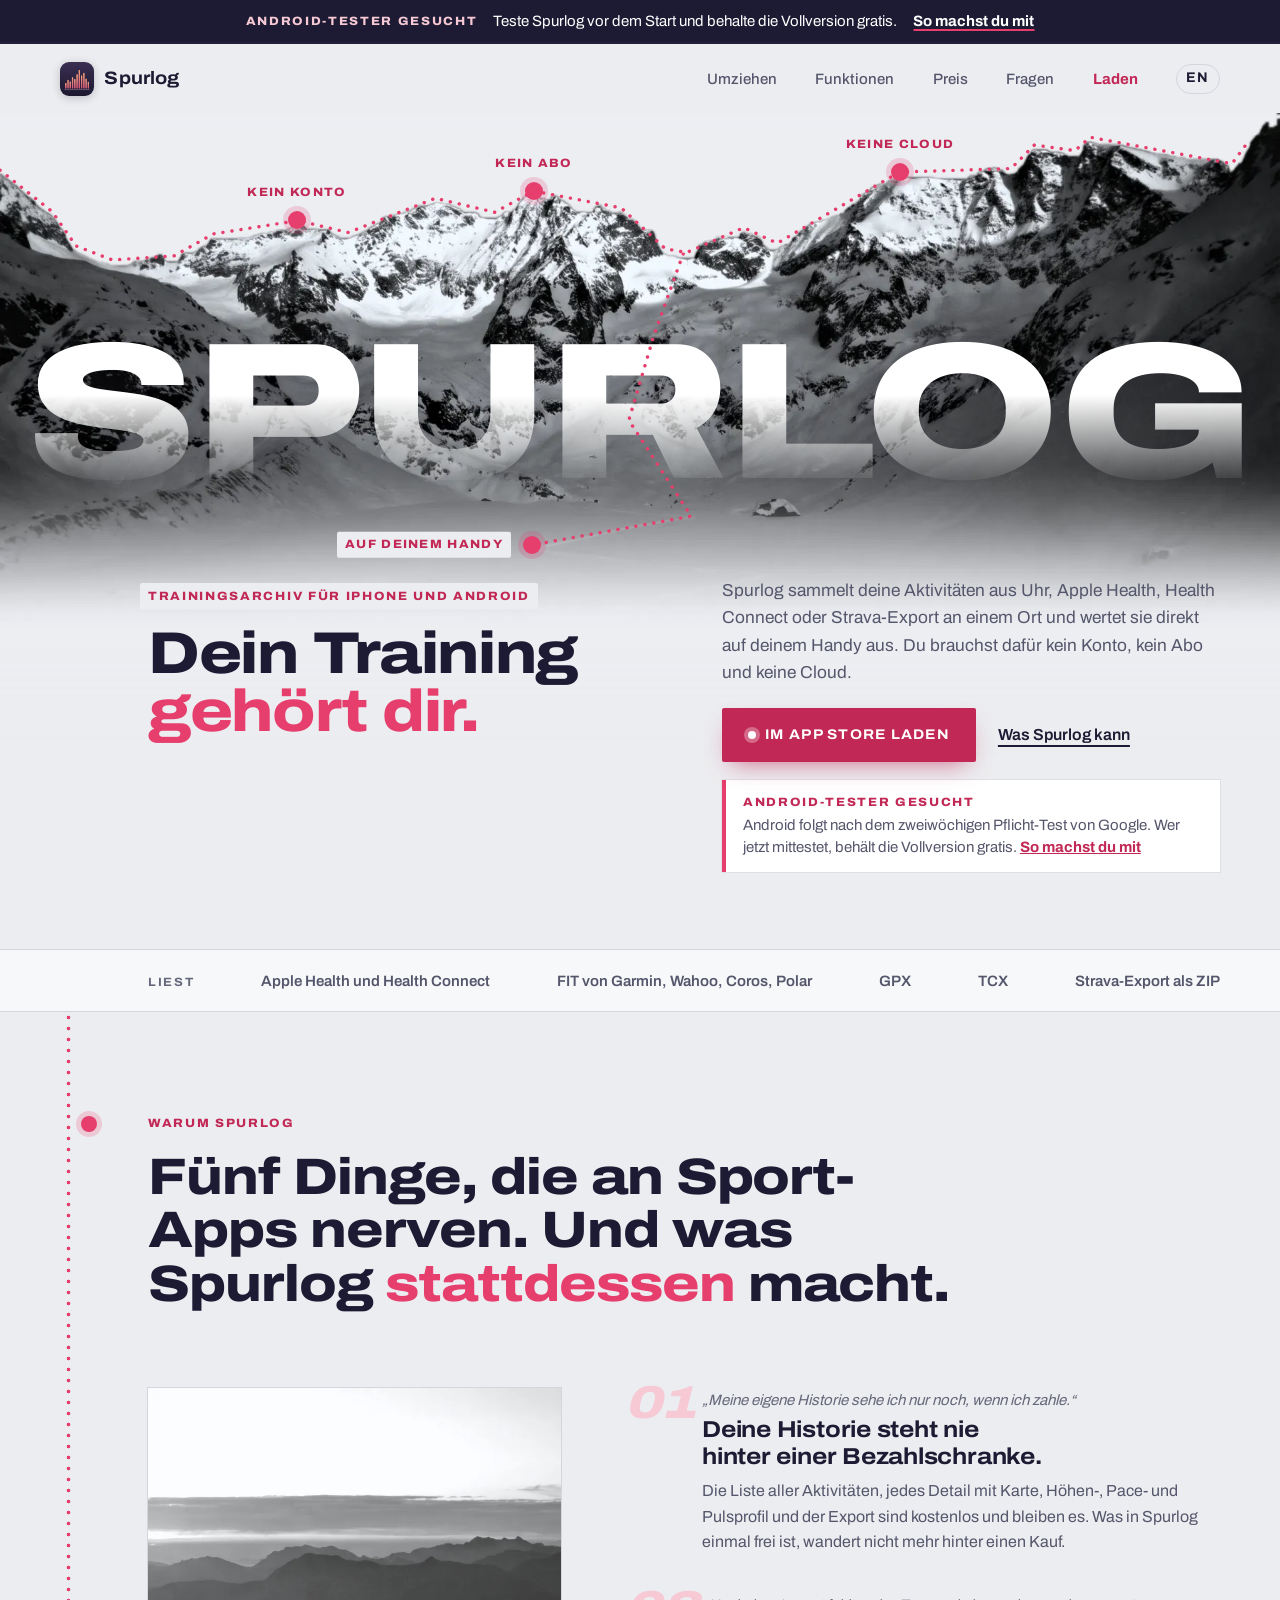
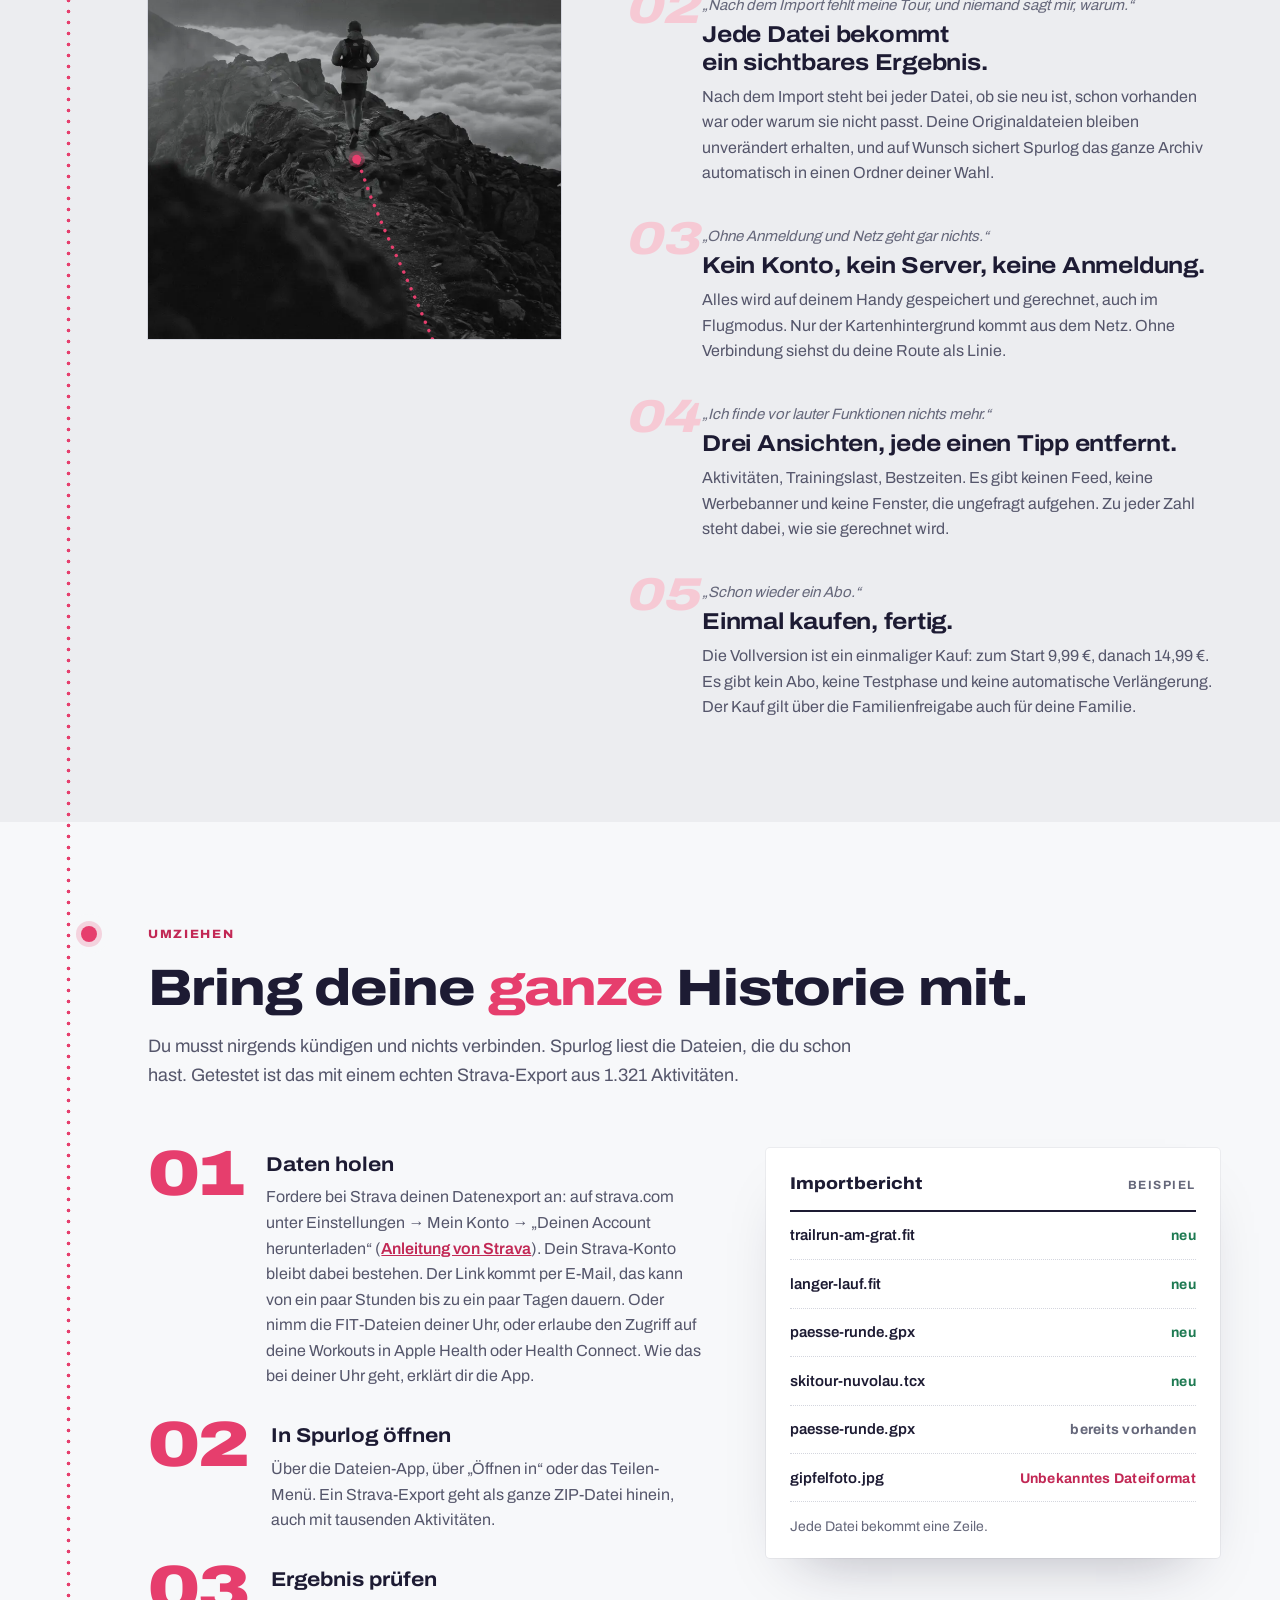
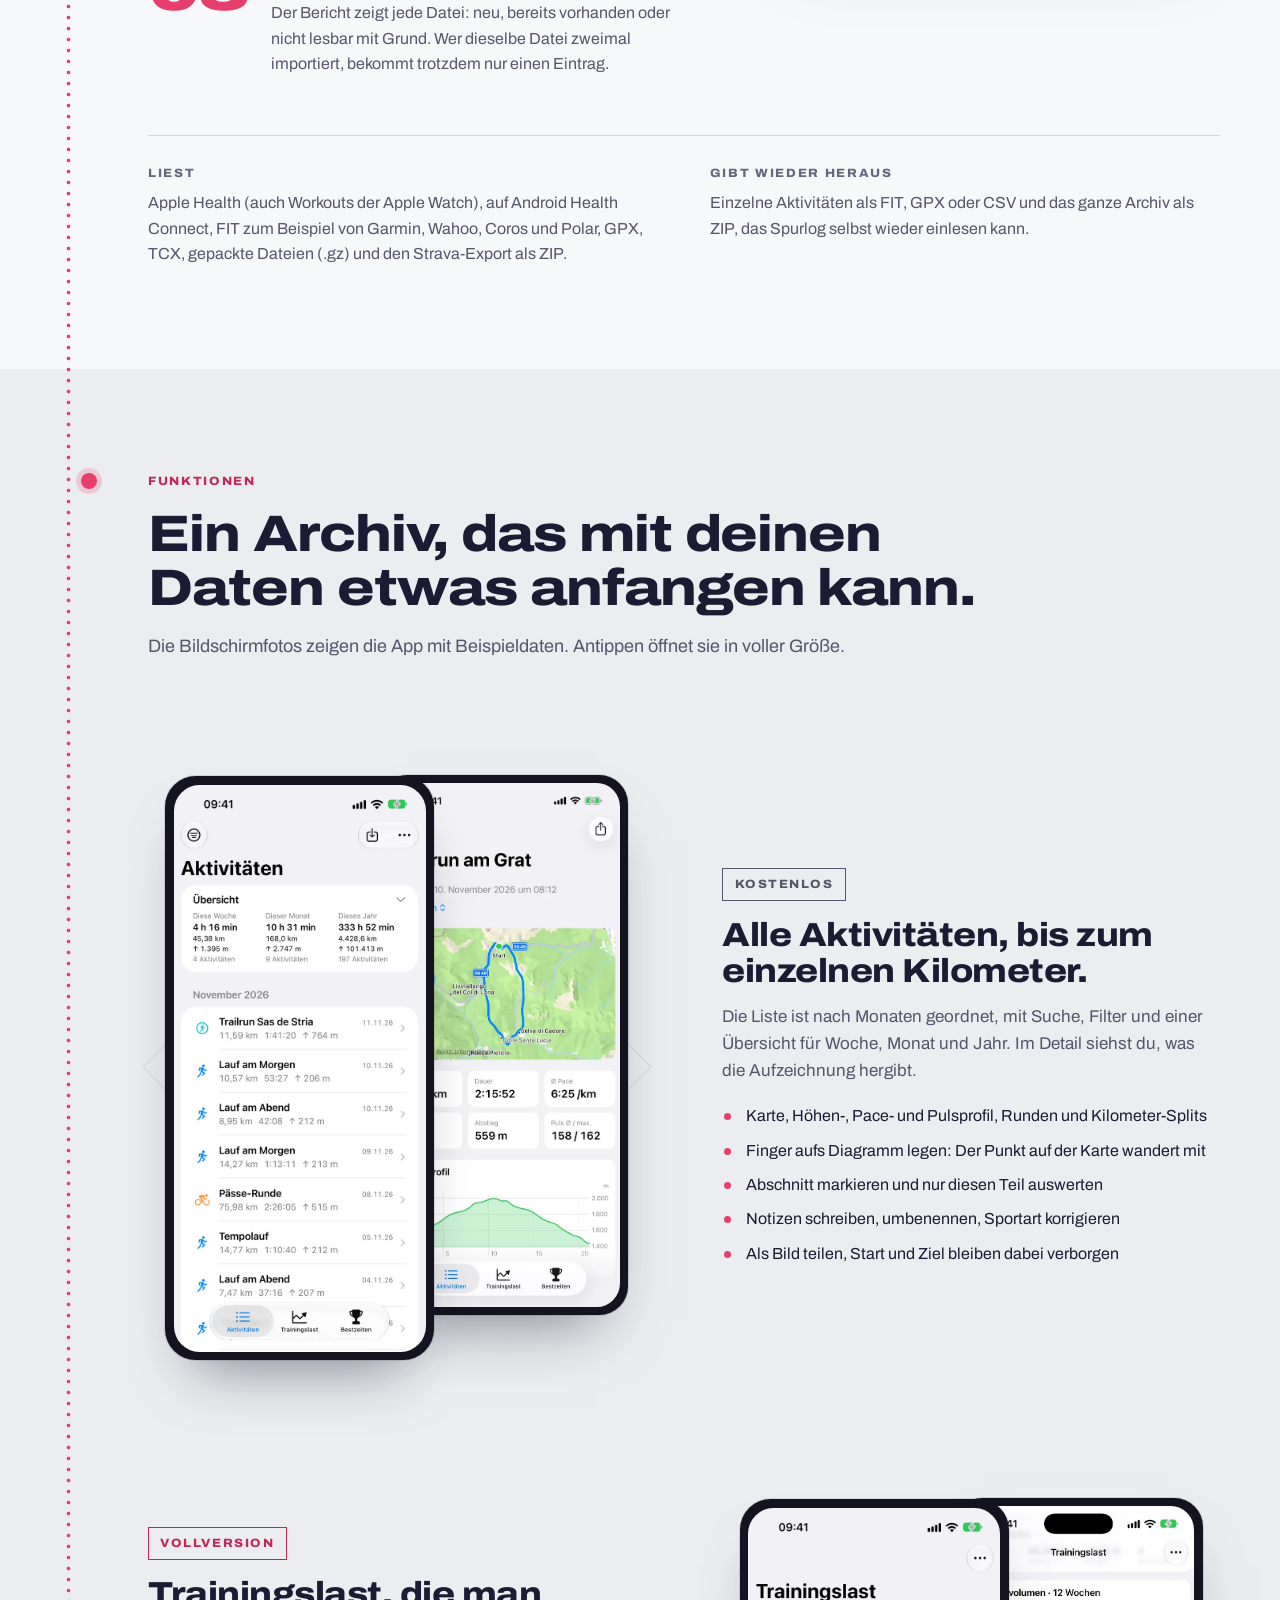
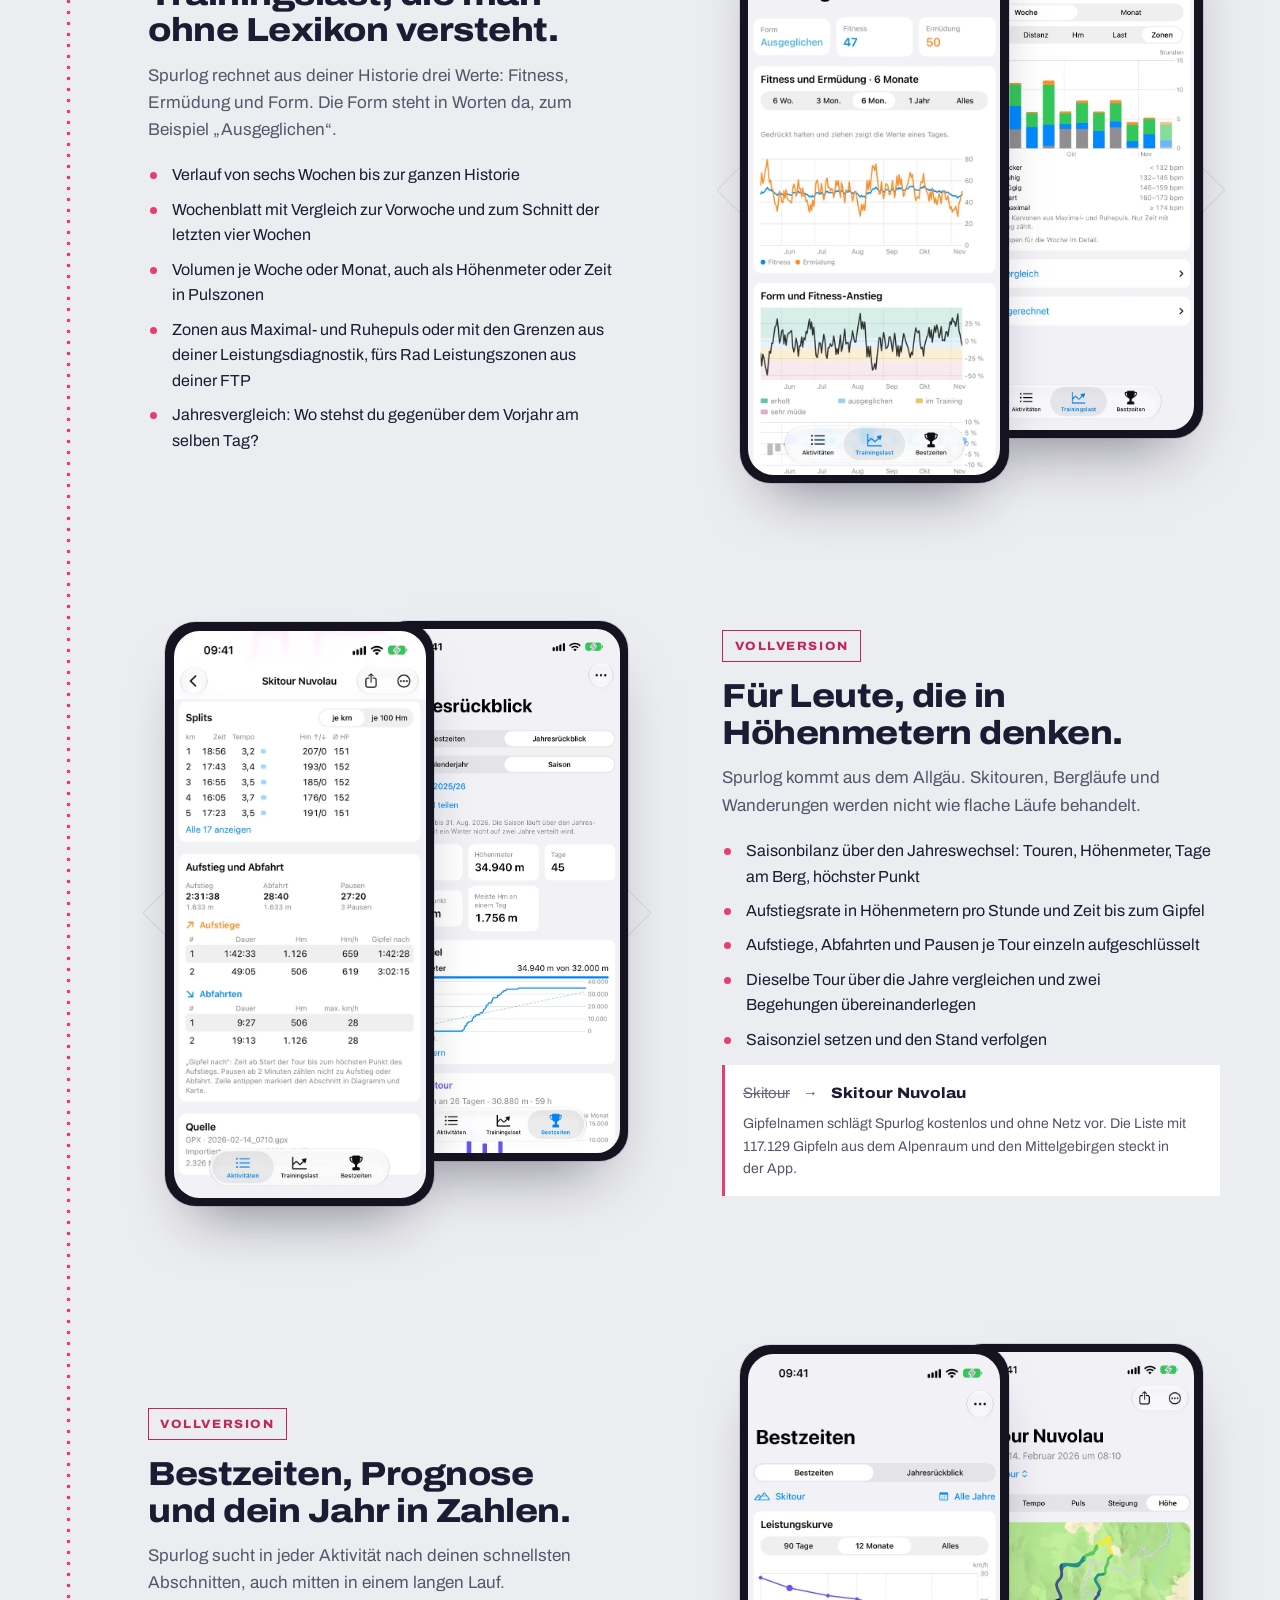
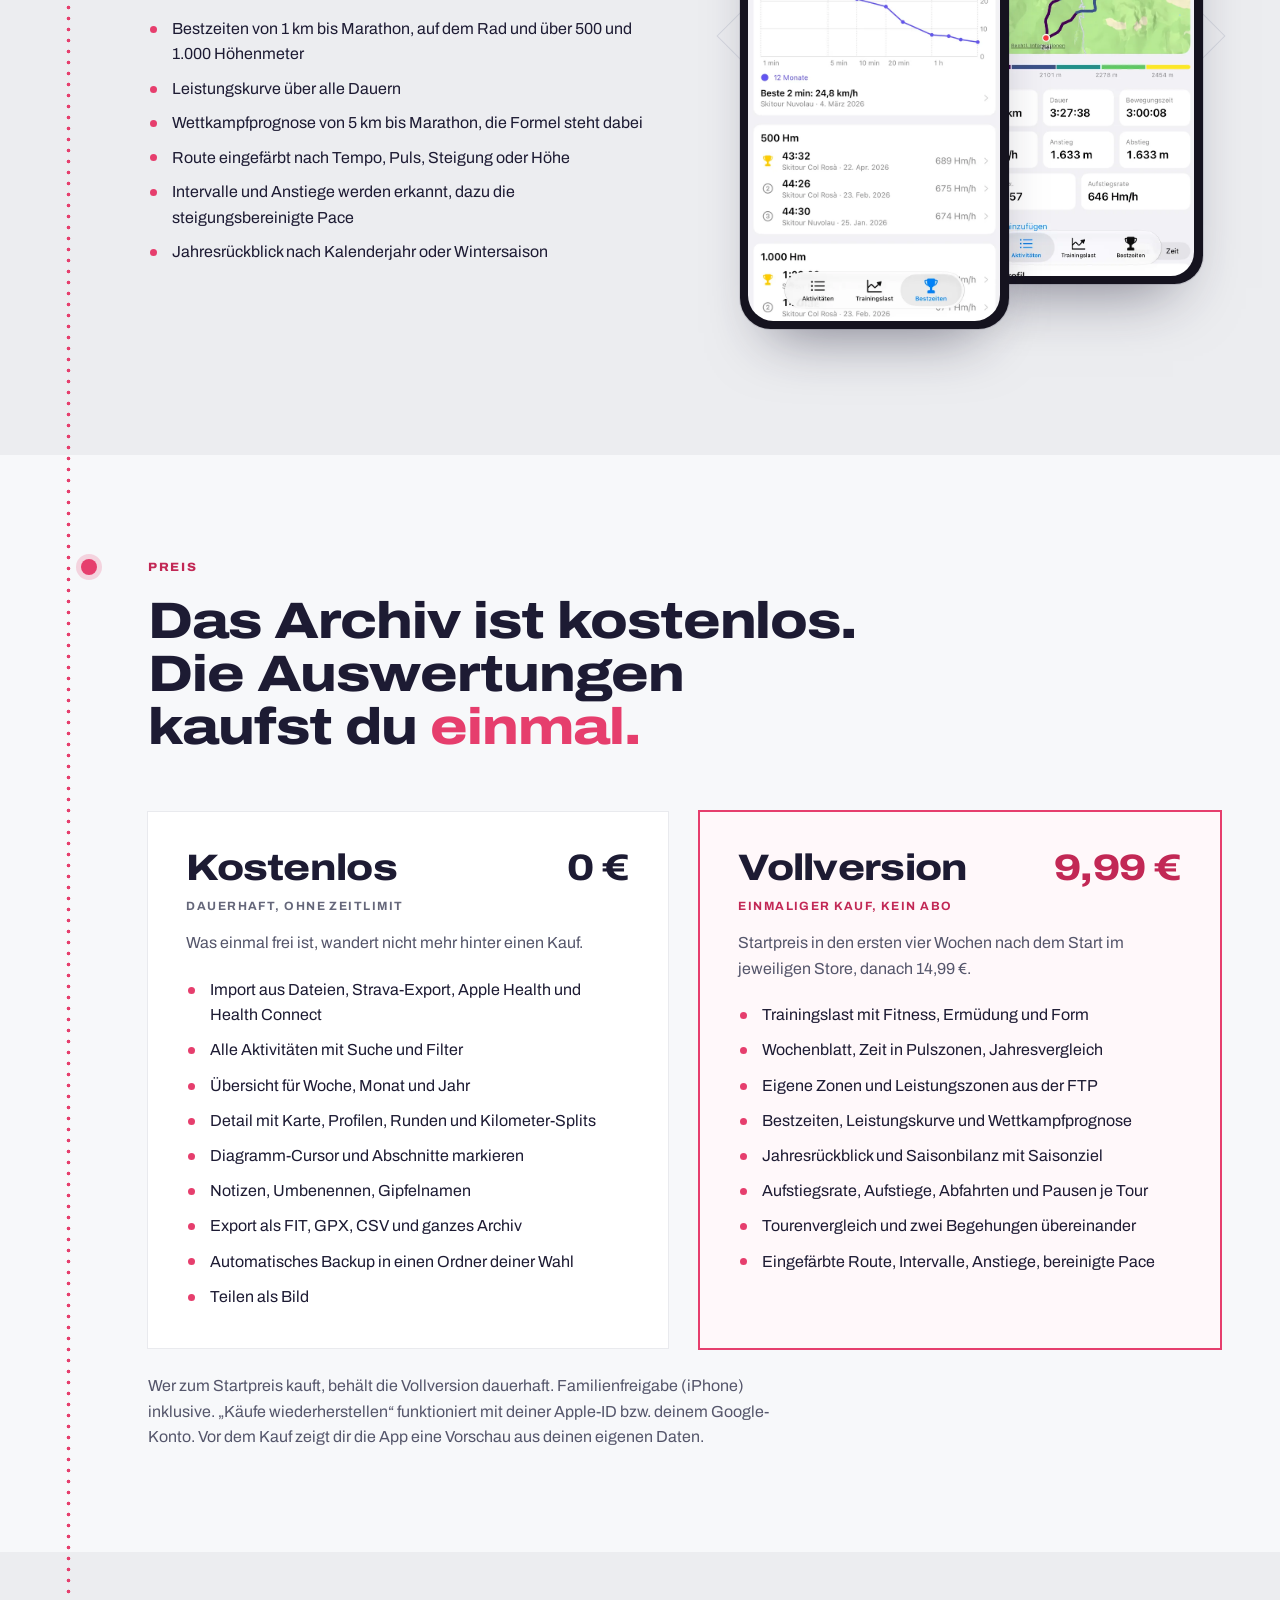
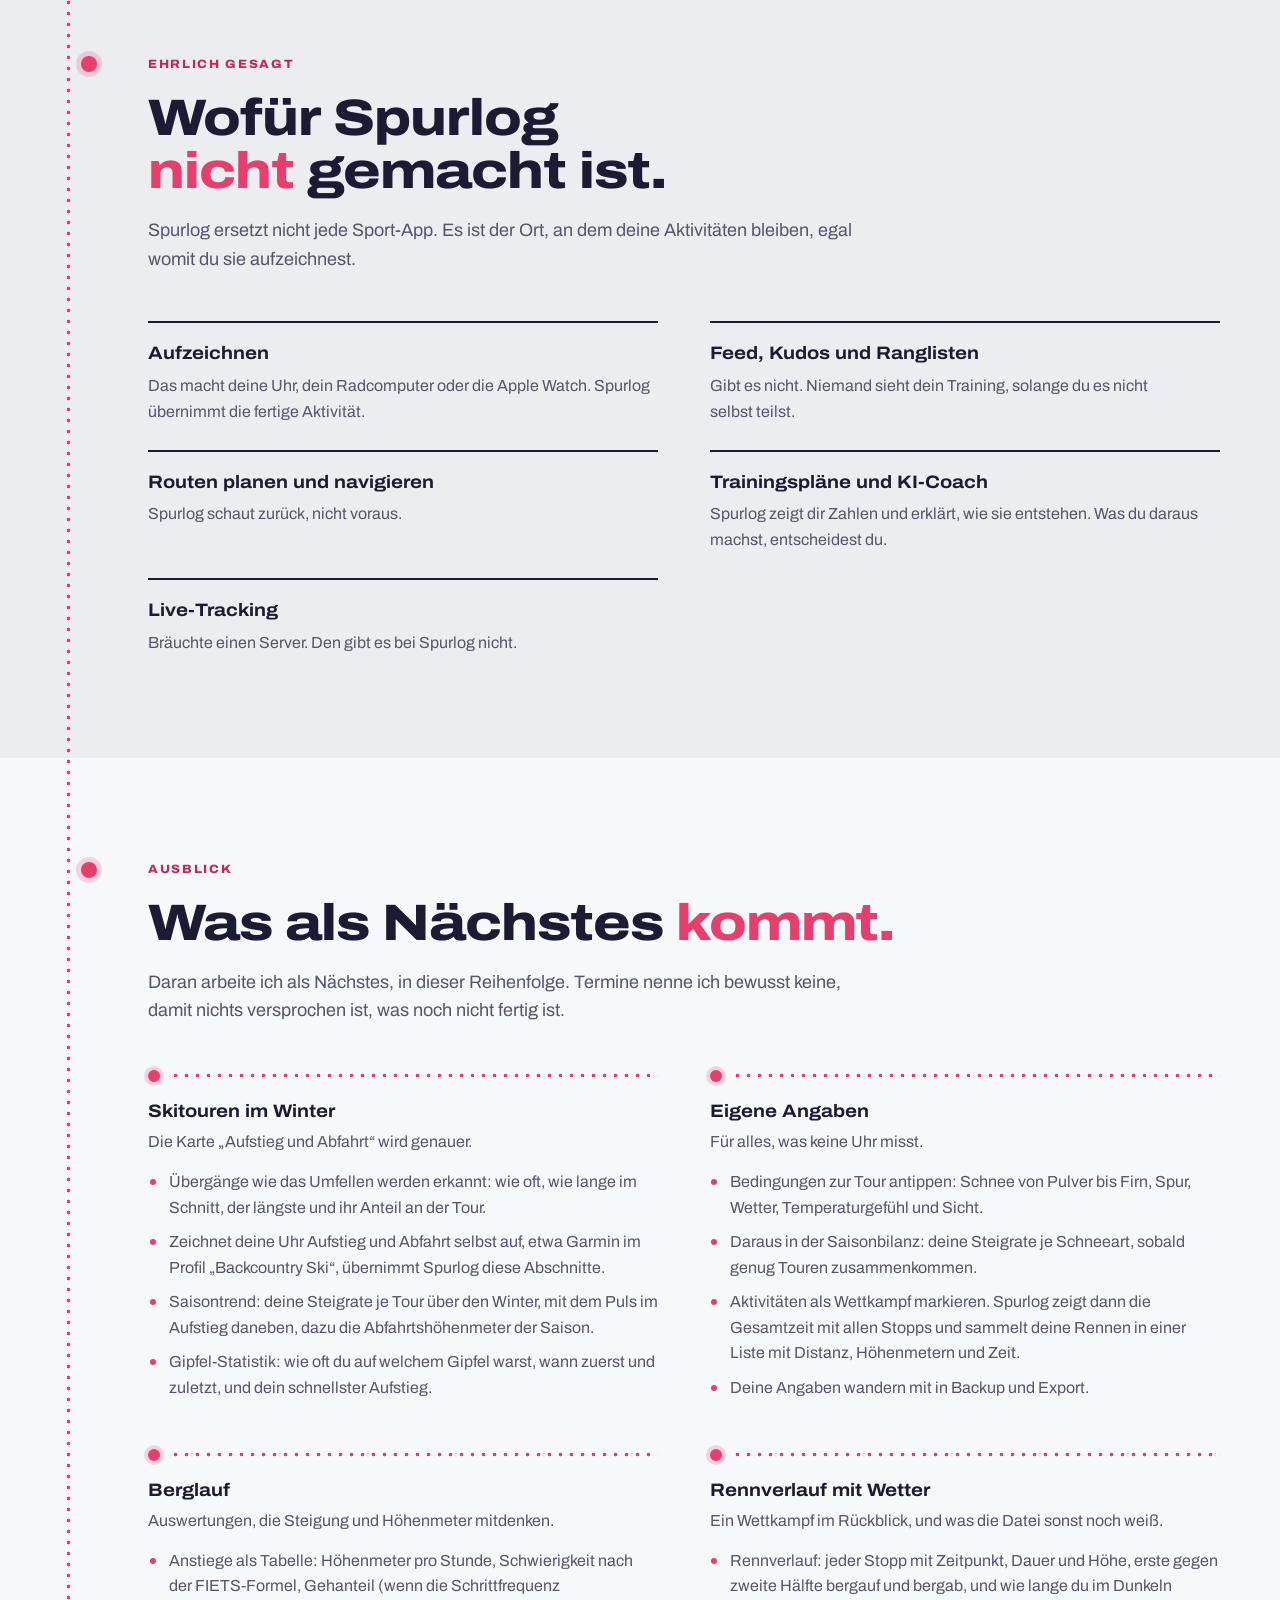
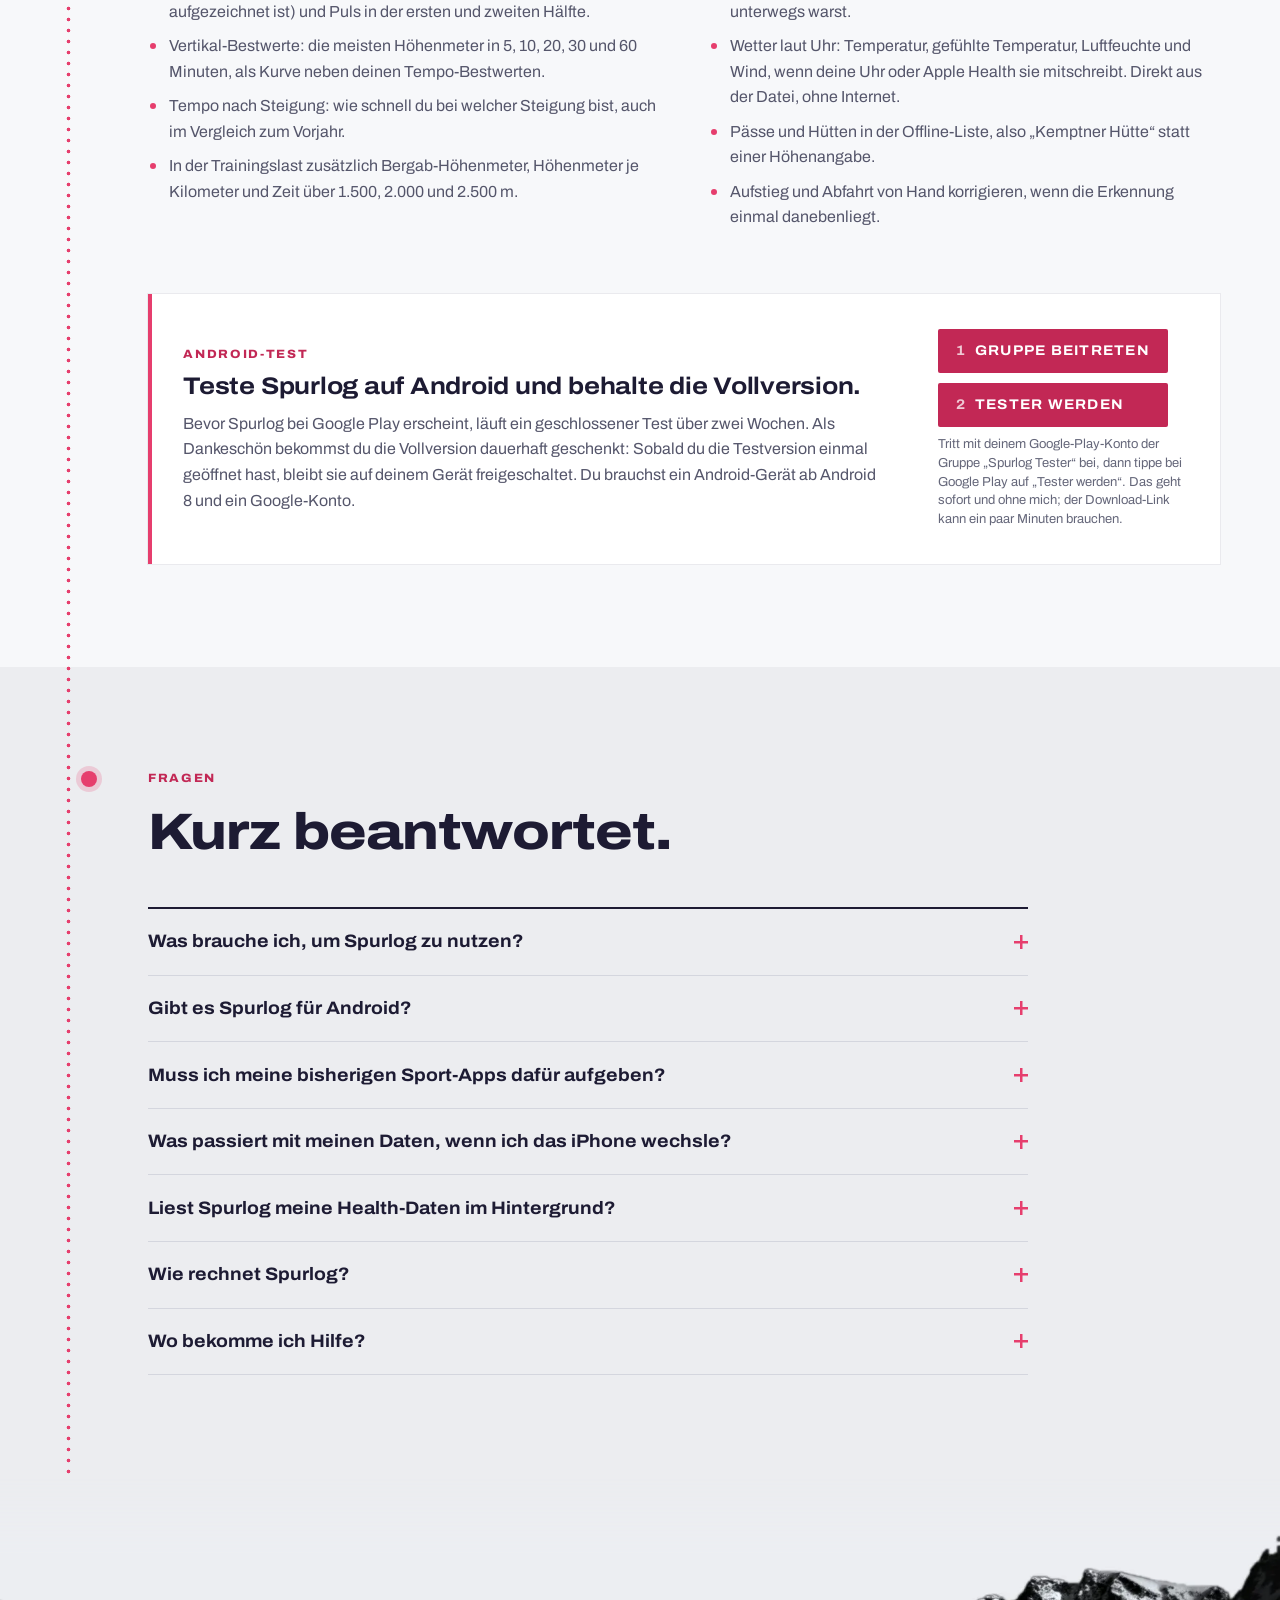
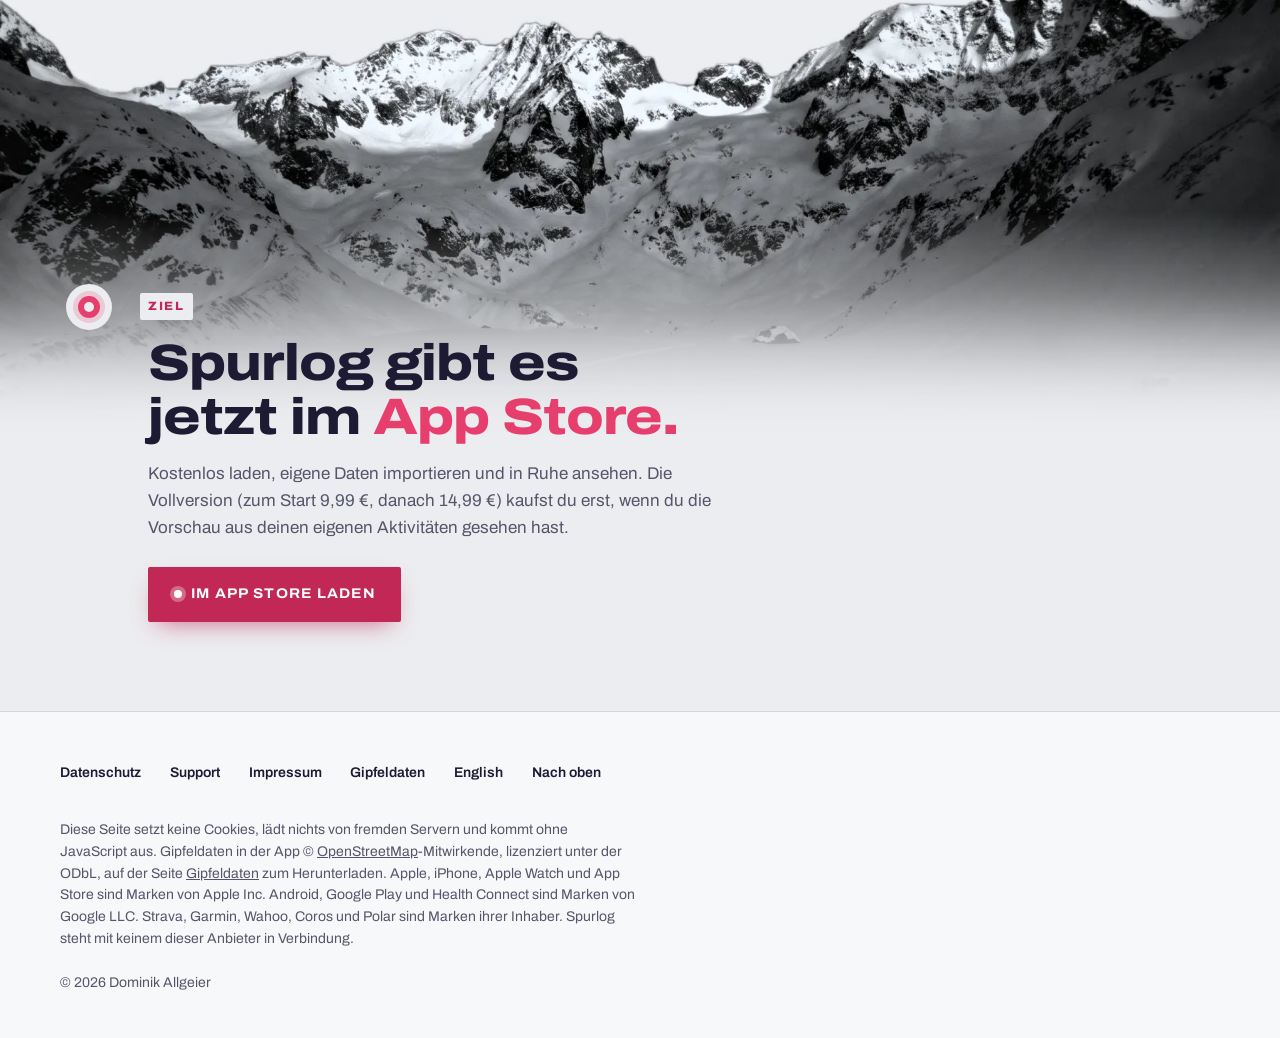
<file: index.html>
<!DOCTYPE html>
<!-- STORE-SCHALTER: ios/android jeweils "bald" (Hinweis) oder "da" (Link aktiv). Vor dem Umschalten Links unten prüfen (Suche: STORE-LINK).
     PREIS-SCHALTER: data-preis="vor" (vor dem Start), "start" (Einführungspreis läuft, Enddatum sichtbar) oder "voll" (regulärer Preis).
     Beträge und Enddatum stehen an den Stellen mit dem Kommentar PREIS. Der voraussichtliche Starttermin steht bei STARTTERMIN.
     Dieselben Schalter gibt es in en/index.html. -->
<html lang="de" data-ios="da" data-android="bald" data-preis="vor">
<head>
<meta charset="utf-8">
<meta name="viewport" content="width=device-width, initial-scale=1, viewport-fit=cover">
<title>Spurlog – Trainingsarchiv für iPhone und Android</title>
<meta name="description" content="Spurlog sammelt deine Aktivitäten an einem Ort und wertet sie direkt auf deinem Smartphone aus. Ohne Konto, ohne Abo, ohne Cloud.">
<meta name="theme-color" content="#ECEDF0">
<meta property="og:type" content="website">
<meta property="og:site_name" content="Spurlog">
<meta property="og:title" content="Spurlog – Trainingsarchiv für iPhone und Android">
<meta property="og:description" content="Spurlog sammelt deine Aktivitäten an einem Ort und wertet sie direkt auf deinem Smartphone aus. Ohne Konto, ohne Abo, ohne Cloud.">
<meta property="og:url" content="https://spurlog.app/">
<meta property="og:locale" content="de_DE">
<meta property="og:locale:alternate" content="en_US">
<meta property="og:image" content="https://spurlog.app/img/og-de.jpg">
<meta property="og:image:width" content="1200">
<meta property="og:image:height" content="630">
<meta property="og:image:alt" content="Spurlog-Logo vor einem verschneiten Bergpanorama, Untertitel: Trainingsarchiv für iPhone und Android">
<meta name="twitter:card" content="summary_large_image">
<meta name="twitter:title" content="Spurlog – Trainingsarchiv für iPhone und Android">
<meta name="twitter:description" content="Spurlog sammelt deine Aktivitäten an einem Ort und wertet sie direkt auf deinem Smartphone aus. Ohne Konto, ohne Abo, ohne Cloud.">
<meta name="twitter:image" content="https://spurlog.app/img/og-de.jpg">
<link rel="canonical" href="https://spurlog.app/">
<link rel="alternate" hreflang="de" href="https://spurlog.app/">
<link rel="alternate" hreflang="en" href="https://spurlog.app/en/">
<link rel="alternate" hreflang="x-default" href="https://spurlog.app/en/">
<link rel="icon" href="img/favicon.png">
<link rel="apple-touch-icon" href="img/apple-touch-icon.png">
<link rel="preload" href="fonts/archivo-latin-wdth-normal.woff2" as="font" type="font/woff2" crossorigin>
<style>
/* Layout: Ein Bergpanorama trägt die Marke, eine punktierte Route läuft vom Grat
   als Leitlinie durch die ganze Seite und endet am Ziel. */
@font-face{font-family:"Archivo";src:url(fonts/archivo-latin-wdth-normal.woff2) format("woff2");font-weight:100 900;font-stretch:62% 125%;font-display:swap}
:root{
  --paper:#ECEDF0; --paper-hi:#F7F8FA; --card:#FFFFFF;
  --ink:#1D1B33; --ink-2:#55566B; --ink-3:#65677A; --line:#D4D6DE;
  --route:#E63E6D; --route-deep:#C22855; --route-press:#A61F47; --route-pale:#F6C9D4;
  --display:"Archivo","Helvetica Neue",Arial,sans-serif;
  --body:"Archivo","Helvetica Neue",Arial,sans-serif;
  --gutter:max(20px,env(safe-area-inset-left,0px));
  --gutter-r:max(20px,env(safe-area-inset-right,0px));
  --spine:0px;
  --ease:cubic-bezier(.22,.8,.26,1);
  color-scheme:light;
}
@media (min-width:900px){:root{--gutter:max(40px,env(safe-area-inset-left,0px));--gutter-r:max(40px,env(safe-area-inset-right,0px));--spine:88px}}
*,*::before,*::after{box-sizing:border-box}
html{scroll-behavior:smooth;scroll-padding-top:4.5rem;-webkit-text-size-adjust:100%;-webkit-tap-highlight-color:transparent;background:var(--paper)}
body{margin:0;background:var(--paper);color:var(--ink);font-family:var(--body);font-size:1.0625rem;line-height:1.6;font-stretch:100%;-webkit-font-smoothing:antialiased;text-rendering:optimizeLegibility;overflow-x:clip}
img{max-width:100%;height:auto;display:block}
h1,h2,h3,p,ul,ol,dl,dd,figure{margin:0}
ul,ol{padding:0;list-style:none}
a{color:inherit}
:focus-visible{outline:3px solid var(--route);outline-offset:3px;border-radius:4px}
::selection{background:var(--route-pale);color:var(--ink)}
p,li,dd{text-wrap:pretty}
.skip{position:absolute;left:-999px;top:8px;background:var(--ink);color:#fff;padding:.6em 1em;border-radius:6px;z-index:20}
.skip:focus{left:var(--gutter)}
.wrap{max-width:1240px;margin-inline:auto;padding-left:var(--gutter);padding-right:var(--gutter-r)}

/* Kopf */
/* Die Kopfzeile bleibt beim Scrollen stehen. Der Himmel des Fotos hat die Papierfarbe, deshalb fällt die Fläche am Seitenanfang nicht auf. */
.top{position:sticky;top:0;z-index:10;background:var(--paper)}
@supports (animation-timeline:scroll()){
  .top{animation:topline linear both;animation-timeline:scroll();animation-range:0 160px}
  @keyframes topline{from{box-shadow:0 1px 0 transparent}to{box-shadow:0 1px 0 var(--line)}}
}
.top .wrap{display:flex;align-items:center;justify-content:space-between;gap:1rem;padding-block:.7rem}
.links{display:flex;align-items:center;gap:clamp(1rem,3vw,2.6rem)}
.brand{display:inline-flex;align-items:center;gap:.65rem;text-decoration:none;font-family:var(--display);font-stretch:112%;font-weight:700;font-size:1.125rem;letter-spacing:.01em;min-height:44px}
.brand img{width:34px;height:34px;border-radius:9px;box-shadow:0 2px 8px rgba(29,27,51,.22)}
.nav{display:flex;align-items:center;gap:clamp(1rem,3vw,2.6rem);font-size:.9375rem;font-weight:500}
.nav a{text-decoration:none;color:var(--ink-2);padding-block:.7rem;position:relative}
.nav a::after{content:"";position:absolute;left:0;right:0;bottom:.45rem;height:2px;background:var(--route);transform:scaleX(0);transform-origin:left;transition:transform .25s var(--ease)}
.nav .soon{color:var(--route-deep);font-weight:700}
.nav .soon{white-space:nowrap}
@media (hover:hover){.nav a:hover{color:var(--ink)}.nav a:hover::after{transform:scaleX(1)}}
/* Schmal: nur das Zeichen als Marke, alle Abschnitte in einer Zeile, die sich seitlich schieben lässt. */
@media (max-width:760px){
  .top .wrap{gap:.5rem;padding-block:.3rem}
  .brand{position:relative;min-width:44px;justify-content:center}
  .brand span{position:absolute;width:1px;height:1px;overflow:hidden;clip-path:inset(50%);white-space:nowrap}
  .nav{flex:1;min-width:0;gap:.4rem;font-size:.875rem}
  .links{flex:1;min-width:0;gap:.6rem;overflow-x:auto;overscroll-behavior-x:contain;scrollbar-width:none;padding-inline:.25rem;scroll-padding-inline:.5rem}
  .links::-webkit-scrollbar{display:none}
  .links a{flex:none;min-width:44px;text-align:center}
}
/* Auf Telefonen entfällt das Zeichen in der Kopfzeile, damit alle vier Abschnitte ohne Wischen sichtbar sind. */
@media (max-width:420px){.brand{display:none}.links{justify-content:space-between}}
@media (max-width:350px){.nav{font-size:.8125rem}.links{gap:.3rem}}
.nav .lang{display:inline-flex;align-items:center;justify-content:center;min-width:44px;min-height:44px;padding:0 .55rem;color:var(--ink);font-weight:700;font-size:.875rem;letter-spacing:.08em}
.nav .lang::before{content:"";position:absolute;inset:7px 0;border:1px solid var(--line);border-radius:999px;transition:border-color .2s var(--ease)}
.nav .lang::after{display:none}
@media (hover:hover){.nav .lang:hover::before{border-color:var(--ink-3)}}


/* Erster Bildschirm */
.hero{position:relative}
.stage{position:relative;width:100%;max-width:1680px;margin-inline:auto;aspect-ratio:16/9;margin-top:-4.5rem;overflow:hidden}
.scene{position:absolute;top:0;bottom:0;left:50%;aspect-ratio:16/9;transform:translateX(-50%)}
.stage-img{position:absolute;inset:0;width:100%;height:100%;object-fit:cover;-webkit-mask-image:linear-gradient(to bottom,transparent 0,#000 12%,#000 78%,transparent 100%);mask-image:linear-gradient(to bottom,transparent 0,#000 12%,#000 78%,transparent 100%)}
.word{position:absolute;left:0;right:0;top:41%;text-align:center;font-family:var(--display);font-stretch:125%;font-weight:850;font-size:15.2vw;line-height:.8;letter-spacing:-.012em;color:#fff;user-select:none;
  -webkit-mask-image:linear-gradient(to bottom,#000 38%,transparent 96%);mask-image:linear-gradient(to bottom,#000 38%,transparent 96%);text-shadow:0 2px 40px rgba(29,27,51,.12)}
.route{position:absolute;inset:0;width:100%;height:100%;overflow:visible;pointer-events:none}
.route path{fill:none;stroke:var(--route);stroke-width:3.4;stroke-linecap:round;stroke-dasharray:.1 9;vector-effect:non-scaling-stroke}
.pin{position:absolute;transform:translate(-50%,-50%);width:18px;height:18px;border-radius:50%;background:var(--route);box-shadow:0 0 0 5px rgba(230,62,109,.2)}
.pin b{position:absolute;white-space:nowrap;font-family:var(--display);font-stretch:108%;font-size:.75rem;font-weight:800;letter-spacing:.11em;text-transform:uppercase;color:var(--route-deep)}
.pin .up{left:50%;bottom:calc(100% + 9px);transform:translateX(-50%)}
.pin .lt{right:calc(100% + 12px);top:50%;transform:translateY(-50%);background:var(--paper);padding:.3em .65em;border-radius:2px}
.pin .rt{left:calc(100% + 12px);top:50%;transform:translateY(-50%)}
.hero-copy{position:relative;z-index:2;margin-top:-14.4vw;display:grid;gap:clamp(1.5rem,4vw,4rem);grid-template-columns:minmax(0,1.05fr) minmax(0,1fr);align-items:start;padding-bottom:clamp(3rem,6vw,5.5rem);padding-left:calc(var(--gutter) + var(--spine))}
/* Ab 900 px richtet sich die Breite der Bühne auch nach der Fensterhöhe, damit Starttermin und Preis auf Laptops
   im ersten Bildschirm stehen. Ist die Bühne schmaler als das Fenster, laufen ihre Seiten weich aus. */
@media (min-width:900px){
  :root{--stage-cap:min(1680px,max(58vw,(100vh - 330px)*2.39));--stage-fade:min(6%,max(0px,100vw - var(--stage-cap))*100)}
  .stage{max-width:var(--stage-cap);margin-top:max(-4.5rem,48px - min(100vw,var(--stage-cap))*.1024);-webkit-mask-image:linear-gradient(to right,transparent,#000 var(--stage-fade),#000 calc(100% - var(--stage-fade)),transparent);mask-image:linear-gradient(to right,transparent,#000 var(--stage-fade),#000 calc(100% - var(--stage-fade)),transparent)}
  .word{font-size:min(15.2vw,var(--stage-cap)*.152)}
  .hero-copy{margin-top:max(-14.4vw,var(--stage-cap)*-.144)}
}
.kicker{font-family:var(--display);font-stretch:108%;font-size:.75rem;font-weight:800;letter-spacing:.14em;text-transform:uppercase;color:var(--route-deep);margin-bottom:1rem}
/* Beschriftungen, die über dem Foto liegen, bekommen eine Papierfläche, damit der Kontrast nicht vom Bild abhängt. */
@media (min-width:900px){.hero-copy .kicker,.goal .way{width:fit-content;background:var(--paper);padding:.3em .7em;margin-left:-.7em;border-radius:2px}
  .hero-copy .kicker{margin-top:.4rem}}
h1{font-family:var(--display);font-stretch:118%;font-weight:800;font-size:clamp(2.5rem,4.6vw,4.1rem);line-height:.98;letter-spacing:-.022em;text-wrap:balance}
h1 em{font-style:normal;color:var(--route)}
.lede{font-size:clamp(1.0625rem,1.35vw,1.1875rem);color:var(--ink-2);max-width:34em}
.cta-row{display:flex;flex-wrap:wrap;align-items:center;gap:.9rem 1.4rem;margin-top:1.6rem}
.store{display:inline-flex;align-items:center;gap:.6rem;background:var(--route-deep);color:#fff;font-family:var(--display);font-stretch:108%;font-weight:700;font-size:.875rem;letter-spacing:.09em;text-transform:uppercase;padding:1rem 1.6rem;border-radius:2px;text-decoration:none;box-shadow:0 10px 24px -10px rgba(194,40,85,.7);user-select:none}
.store::before{content:"";width:8px;height:8px;border-radius:50%;background:#fff;box-shadow:0 0 0 4px rgba(255,255,255,.3)}
a.store{transition:transform .12s var(--ease),background .2s}
a.store:active{transform:scale(.97)}
@media (hover:hover){a.store:hover{background:var(--route-press)}}
.more{display:inline-flex;align-items:center;min-height:44px;font-weight:600;font-size:1rem;text-decoration:underline;text-decoration-thickness:2px;text-underline-offset:.3em}
@media (hover:hover){.more:hover{color:var(--route-deep);text-decoration-color:var(--route)}}

/* Startstatus vor der Veröffentlichung: ein Wegpunkt, der noch vor dir liegt. Kein Knopf. */
.launch{position:relative;margin-top:1.6rem;padding-left:2.2rem;max-width:34em}
.launch::before{content:"";position:absolute;left:0;top:.2rem;width:20px;height:20px;border-radius:50%;border:5px solid var(--route)}
.launch-when{font-family:var(--display);font-stretch:112%;font-weight:700;font-size:1.25rem;line-height:1.3;letter-spacing:-.01em;text-wrap:balance}
.launch-note{margin-top:.4rem;color:var(--ink-2);font-size:1rem;max-width:36em}
.launch-note b{color:var(--ink);font-weight:700;font-variant-numeric:tabular-nums}
.launch-actions{display:flex;flex-wrap:wrap;align-items:flex-start;gap:.3rem 1.5rem;margin-top:.9rem}
.notify{display:inline-flex;align-items:center;min-height:44px;padding:0 1.15rem;border-radius:2px;background:var(--route-deep);color:#fff;font-family:var(--display);font-stretch:108%;font-weight:700;font-size:.875rem;letter-spacing:.09em;text-transform:uppercase;text-decoration:none;transition:background .2s}
@media (hover:hover){.notify:hover{background:var(--route-press)}}
.launch-fine{margin-top:.5rem;font-size:.875rem;color:var(--ink-3);max-width:36em}
.launch-fine b{font-weight:600;color:var(--ink-2);user-select:all}
.launch-fine + .launch-fine{margin-top:.35rem}
.steps a{color:var(--route-deep);font-weight:600}
.launch + .cta-row{margin-top:1.3rem}
html[data-ios="bald"][data-android="bald"] .hero .cta-row{display:none}

/* Leitlinie und Wegpunkte */
main{position:relative}
.trail{position:relative}
.trail::before{content:"";position:absolute;top:0;bottom:0;left:calc(var(--gutter) + 26px);width:5px;background-image:radial-gradient(circle,var(--route) 1.7px,transparent 2.1px);background-size:5px 11px;background-repeat:repeat-y;z-index:1;pointer-events:none}
@media (max-width:899px){.trail::before{display:none}}
@media (min-width:1320px){.trail::before{left:calc(50% - 620px + 40px + 26px)}}
.sec{position:relative;padding-block:clamp(3.5rem,8vw,7rem);overflow-x:clip}
.sec .wrap{position:relative;padding-left:calc(var(--gutter) + var(--spine))}
.way{position:relative;display:flex;align-items:center;gap:.8rem;font-family:var(--display);font-stretch:108%;font-size:.75rem;font-weight:800;letter-spacing:.14em;text-transform:uppercase;color:var(--route-deep);margin-bottom:1.1rem}
.way::before{content:"";flex:none;width:16px;height:16px;border-radius:50%;background:var(--route);box-shadow:0 0 0 5px rgba(230,62,109,.2)}
@media (min-width:900px){.way::before{position:absolute;left:calc(-1 * var(--spine) + 20.5px);top:50%;transform:translateY(-50%);box-shadow:0 0 0 5px rgba(230,62,109,.2),0 0 0 12px var(--paper)}
  .sec.white .way::before{box-shadow:0 0 0 5px rgba(230,62,109,.2),0 0 0 12px var(--paper-hi)}}
h2{font-family:var(--display);font-stretch:118%;font-weight:800;font-size:clamp(1.95rem,4vw,3.3rem);line-height:1.04;letter-spacing:-.02em;text-wrap:balance;max-width:18em}
h2 em{font-style:normal;color:var(--route)}
.sec-lede{margin-top:1.1rem;color:var(--ink-2);max-width:40em;font-size:1.125rem}
.sec-lede a{color:var(--route-deep);font-weight:600}
.white{background:var(--paper-hi)}

/* Liest */
.reads{border-block:1px solid var(--line);background:var(--paper-hi)}
.reads .wrap{display:flex;flex-wrap:wrap;align-items:baseline;gap:.5rem 1.8rem;padding-block:1.15rem;font-size:.9375rem;padding-left:calc(var(--gutter) + var(--spine))}
@media (min-width:1040px){.reads .wrap{justify-content:space-between}}
.reads b{font-family:var(--display);font-stretch:108%;font-size:.75rem;letter-spacing:.14em;text-transform:uppercase;color:var(--ink-3)}
.reads span{font-weight:600;color:var(--ink-2)}

/* Warum */
.why{display:grid;grid-template-columns:minmax(0,.82fr) minmax(0,1.18fr);gap:clamp(2rem,5vw,5rem);align-items:start;margin-top:clamp(3rem,6vw,5rem)}
.whypic{position:sticky;top:5.5rem;aspect-ratio:3/4;overflow:hidden;background:#1B1B22;box-shadow:0 0 0 1px var(--line)}
.whypic img{width:100%;height:100%;object-fit:cover;object-position:50% 50%}
.whypic svg{position:absolute;inset:0;width:100%;height:100%;pointer-events:none}
.whypic path{fill:none;stroke:var(--route);stroke-width:3.4;stroke-linecap:round;stroke-dasharray:.1 9;vector-effect:non-scaling-stroke}
.whypic circle{fill:var(--route)}
.whypic .halo{fill:rgba(230,62,109,.28)}
.gripes{display:grid;gap:clamp(1.6rem,3vw,2.4rem);counter-reset:g}
.gripes li{position:relative;padding-left:clamp(3.4rem,6vw,4.8rem);counter-increment:g}
.gripes li::before{content:"0" counter(g);position:absolute;left:0;top:-.5rem;font-family:var(--display);font-stretch:125%;font-weight:850;font-style:italic;font-size:clamp(2rem,3.6vw,2.9rem);line-height:1;color:var(--route-pale)}
.gripes q{display:block;quotes:"„" "“";font-size:.9375rem;color:var(--ink-3);font-style:italic;margin-bottom:.25rem}
.gripes h3{font-family:var(--display);font-stretch:112%;font-weight:700;font-size:clamp(1.125rem,1.8vw,1.4375rem);line-height:1.2;letter-spacing:-.01em;text-wrap:balance}
.gripes p{margin-top:.45rem;color:var(--ink-2);font-size:1rem;max-width:36em}

/* Umziehen */
.move{display:grid;grid-template-columns:minmax(0,1.1fr) minmax(0,.9fr);gap:clamp(2rem,5vw,4.5rem);align-items:start;margin-top:clamp(2.2rem,5vw,3.6rem)}
.steps{display:grid;gap:1.9rem}
.steps li{display:grid;grid-template-columns:auto minmax(0,1fr);gap:1.1rem 1.4rem;align-items:start}
.steps .n{font-family:var(--display);font-stretch:125%;font-weight:900;font-size:clamp(2.6rem,5vw,4rem);line-height:.82;color:var(--route);letter-spacing:-.03em;min-width:1.5em}
.steps h3{font-family:var(--display);font-stretch:112%;font-weight:700;font-size:1.25rem}
.steps p{color:var(--ink-2);margin-top:.3rem;font-size:1rem}
.report{background:var(--card);border-radius:4px;box-shadow:0 30px 60px -34px rgba(29,27,51,.35),0 0 0 1px rgba(29,27,51,.05);padding:1.4rem 1.5rem 1.2rem}
.report header{display:flex;justify-content:space-between;align-items:baseline;gap:1rem;padding-bottom:.8rem;border-bottom:2px solid var(--ink)}
.report header b{font-family:var(--display);font-stretch:112%;font-weight:800;font-size:1.0625rem}
.report header span,.sample{font-size:.75rem;font-weight:700;letter-spacing:.13em;text-transform:uppercase;color:var(--ink-3)}
.report li{display:flex;justify-content:space-between;align-items:baseline;gap:1rem;padding-block:.72rem;border-bottom:1px dotted var(--line);font-size:.9375rem;font-variant-numeric:tabular-nums}
.report li span:first-child{min-width:0;overflow-wrap:anywhere;font-weight:600}
.st{flex:none;font-size:.875rem;font-weight:700;letter-spacing:.02em}
.st.err{flex:0 1 auto;text-align:right}
.st.new{color:#1E7A52}.st.dup{color:var(--ink-3)}.st.err{color:var(--route-deep)}
.report footer{padding-top:.85rem;font-size:.875rem;color:var(--ink-3)}
.io{display:grid;grid-template-columns:repeat(2,minmax(0,1fr));gap:1.4rem clamp(1.5rem,4vw,3.5rem);margin-top:clamp(2.4rem,5vw,3.6rem);padding-top:1.8rem;border-top:1px solid var(--line)}
.io dt{font-family:var(--display);font-stretch:108%;font-size:.75rem;font-weight:800;letter-spacing:.14em;text-transform:uppercase;color:var(--ink-3);margin-bottom:.4rem}
.io dd{color:var(--ink-2);font-size:1rem}

/* Funktionen */
.feat{display:grid;grid-template-columns:minmax(0,1fr) minmax(0,1fr);gap:clamp(2rem,6vw,6rem);align-items:center;margin-top:clamp(3rem,7vw,6rem)}
.feat:nth-of-type(even) .shots{order:2}
.shots{position:relative;display:flex;justify-content:center;align-items:flex-end;gap:0;padding-block:1.5rem;isolation:isolate}
.shots::before{content:"";position:absolute;z-index:-2;left:50%;top:50%;width:min(78%,360px);aspect-ratio:1;border:1px solid var(--line);transform:translate(-50%,-50%) rotate(45deg)}
.shots::after{content:"";position:absolute;z-index:-2;left:50%;top:50%;width:min(58%,270px);aspect-ratio:1;background:#fff;transform:translate(-50%,-50%) rotate(45deg);opacity:.75}
.phone{position:relative;display:block;width:min(54%,270px);cursor:zoom-in;transition:transform .25s var(--ease);aspect-ratio:660/1434;border-radius:11.5% / 5.3%;background:#15131f;padding:1.7%;box-shadow:0 34px 60px -30px rgba(29,27,51,.55),0 0 0 1px rgba(29,27,51,.12)}
.phone img{width:100%;height:100%;object-fit:cover;border-radius:10% / 4.6%}
.phone + .phone{width:min(50%,250px);margin-left:-11%;margin-bottom:9%;z-index:-1}
@media (hover:hover){.phone:hover{transform:translateY(-6px)}}
/* Bildschirmfoto in voller Größe: natives Popover, ohne JavaScript. Esc und ein Klick daneben schließen es,
   der Fokus kehrt zum Bild zurück, und es entsteht kein Eintrag im Verlauf. */
button.phone{appearance:none;-webkit-appearance:none;border:0;font:inherit;color:inherit}
.zoom{display:none}
.zoom:popover-open{display:block;position:fixed;inset:0;margin:auto;width:fit-content;height:fit-content;max-width:calc(100vw - 2rem);max-height:100vh;max-height:100dvh;padding:0;border:0;background:transparent;color:#fff;overflow:auto;overscroll-behavior:contain}
.zoom::backdrop{background:rgba(29,27,51,.9)}
.zoom figure{display:grid;justify-items:center;gap:.6rem;padding-bottom:1rem}
.zoom figcaption{position:sticky;top:0;z-index:1;display:flex;flex-wrap:wrap;align-items:center;justify-content:center;gap:.3rem 1.2rem;width:100%;padding:.6rem .8rem;background:rgba(29,27,51,.94);color:#fff;font-size:.9375rem;text-align:center}
.zoom img{width:min(440px,100vw - 2rem);border-radius:14px;box-shadow:0 30px 80px -20px rgba(0,0,0,.6)}
.zoom .close{appearance:none;-webkit-appearance:none;border:0;background:transparent;cursor:pointer;display:inline-flex;align-items:center;min-height:44px;padding:0 1.1rem;border-radius:2px;box-shadow:inset 0 0 0 2px #fff;color:#fff;font-family:var(--display);font-stretch:108%;font-weight:700;font-size:.875rem;letter-spacing:.09em;text-transform:uppercase}
.zoom .close:focus-visible{outline-color:#fff}
@media (hover:hover){.zoom .close:hover{background:#fff;color:var(--ink)}}
.tag{display:inline-block;font-family:var(--display);font-stretch:108%;font-size:.75rem;font-weight:800;letter-spacing:.13em;text-transform:uppercase;padding:.34rem .7rem;border:1.5px solid currentColor;color:var(--ink-2);margin-bottom:1rem}
.tag.full{color:var(--route-deep)}
.feat h3{font-family:var(--display);font-stretch:112%;font-weight:800;font-size:clamp(1.5rem,2.6vw,2.15rem);line-height:1.1;letter-spacing:-.015em;text-wrap:balance}
.feat p{margin-top:.8rem;color:var(--ink-2)}
.ticks{margin-top:1.2rem;display:grid;gap:.55rem}
.ticks li{position:relative;padding-left:1.5rem;font-size:1rem}
.ticks li::before{content:"";position:absolute;left:.1rem;top:.62em;width:7px;height:7px;border-radius:50%;background:var(--route)}
.rename{margin-top:1.5rem;display:flex;flex-wrap:wrap;align-items:center;gap:.5rem .8rem;font-size:.9375rem;color:var(--ink-2);padding:1rem 1.1rem;background:#fff;border-left:3px solid var(--route)}
.rename s{color:var(--ink-3)}
.rename strong{font-family:var(--display);font-stretch:112%;font-weight:800;color:var(--ink)}
.rename small{flex-basis:100%;font-size:.875rem;color:var(--ink-2)}

/* Preis */
.plans{display:grid;grid-template-columns:repeat(2,minmax(0,1fr));gap:clamp(1.2rem,3vw,2rem);margin-top:clamp(2.2rem,5vw,3.6rem);align-items:stretch}
.plan{background:var(--card);padding:clamp(1.5rem,3vw,2.4rem);box-shadow:0 0 0 1px rgba(29,27,51,.06);display:flex;flex-direction:column}
.plan.full{background:#FFF8FA;box-shadow:0 0 0 2px var(--route)}
.plan h3{display:flex;flex-wrap:wrap;justify-content:space-between;align-items:baseline;gap:.3rem 1rem;font-family:var(--display);font-stretch:118%;font-weight:800;font-size:clamp(1.6rem,3vw,2.3rem);letter-spacing:-.02em;line-height:1}
.amount{white-space:nowrap;font-variant-numeric:tabular-nums}
.plan.full .amount{color:var(--route-deep)}
.plan .sub{margin-top:.6rem;font-size:.75rem;font-weight:700;letter-spacing:.12em;text-transform:uppercase;color:var(--ink-3)}
.plan.full .sub{color:var(--route-deep)}
.plan .terms{margin-top:.9rem;color:var(--ink-2);font-size:1rem}
.plan ul{margin-top:1.3rem;display:grid;gap:.6rem;font-size:1rem}
.plan li{position:relative;padding-left:1.5rem}
.plan li::before{content:"";position:absolute;left:.1rem;top:.62em;width:7px;height:7px;border-radius:50%;background:var(--route)}
.plan-note{margin-top:1.6rem;color:var(--ink-2);font-size:1rem;max-width:40em}

/* Nicht gemacht */
.nots{display:grid;grid-template-columns:repeat(2,minmax(0,1fr));gap:1.6rem clamp(1.5rem,4vw,4rem);margin-top:clamp(2rem,4vw,3rem)}
.nots div{padding-top:1rem;border-top:2px solid var(--ink)}
.nots dt{font-family:var(--display);font-stretch:112%;font-weight:700;font-size:1.125rem}
.nots dd{margin-top:.3rem;color:var(--ink-2);font-size:1rem}

.tbar{background:var(--ink);color:#fff;font-size:.9375rem;line-height:1.45}
.tbar .wrap{display:flex;flex-wrap:wrap;align-items:center;justify-content:center;gap:.3rem 1rem;padding-block:.7rem;text-align:center}
.tbar b{font-family:var(--display);font-stretch:108%;font-size:.75rem;font-weight:800;letter-spacing:.14em;text-transform:uppercase;color:var(--route-pale)}
.tbar a{color:#fff;font-weight:700;text-decoration:underline;text-decoration-color:var(--route);text-decoration-thickness:2px;text-underline-offset:.2em;white-space:nowrap}
@media (hover:hover){.tbar a:hover{color:var(--route-pale)}}
.an-note{margin-top:1.1rem;max-width:36em;background:var(--card);box-shadow:0 0 0 1px rgba(29,27,51,.06),inset 4px 0 0 var(--route);padding:.8rem 1.1rem .85rem 1.3rem;font-size:.9375rem;line-height:1.5;color:var(--ink-2)}
.an-note b{display:block;font-family:var(--display);font-stretch:108%;font-size:.75rem;font-weight:800;letter-spacing:.14em;text-transform:uppercase;color:var(--route-deep);margin-bottom:.2rem}
.an-note a{color:var(--route-deep);font-weight:700;white-space:nowrap}
/* Ausblick */
.next{display:grid;grid-template-columns:repeat(2,minmax(0,1fr));gap:clamp(2.2rem,4vw,3.2rem) clamp(1.6rem,4vw,4rem);margin-top:clamp(2rem,4vw,3rem)}
.next li{position:relative;padding-top:1.7rem}
.next li::before{content:"";position:absolute;left:0;top:-3px;width:12px;height:12px;border-radius:50%;background:var(--route);box-shadow:0 0 0 4px rgba(230,62,109,.2)}
.next li::after{content:"";position:absolute;left:22px;right:0;top:0;height:5px;background-image:radial-gradient(circle,var(--route) 1.7px,transparent 2.1px);background-size:11px 5px;background-repeat:repeat-x}
.next h3{font-family:var(--display);font-stretch:112%;font-weight:700;font-size:1.125rem;line-height:1.25;text-wrap:balance}
.next .intro{margin-top:.4rem;color:var(--ink-2);font-size:1rem}
.next ul{margin-top:.9rem;display:grid;gap:.55rem;font-size:1rem;color:var(--ink-2)}
.next ul li{padding-top:0;padding-left:1.3rem}
.next ul li::before{left:.1rem;top:.62em;width:6px;height:6px;box-shadow:none}
.next ul li::after{display:none}
.tester{display:grid;grid-template-columns:minmax(0,1fr) auto;gap:1.2rem clamp(1.5rem,4vw,3.5rem);align-items:center;margin-top:clamp(2.6rem,5vw,4rem);background:var(--card);padding:clamp(1.5rem,3vw,2.2rem);box-shadow:0 0 0 1px rgba(29,27,51,.06),inset 4px 0 0 var(--route);scroll-margin-top:5.5rem}
.tester .label{font-family:var(--display);font-stretch:108%;font-size:.75rem;font-weight:800;letter-spacing:.14em;text-transform:uppercase;color:var(--route-deep)}
.tester h3{margin-top:.5rem;font-family:var(--display);font-stretch:112%;font-weight:700;font-size:clamp(1.25rem,2vw,1.5rem);line-height:1.2;letter-spacing:-.01em;text-wrap:balance}
.tester p:not(.label){margin-top:.6rem;color:var(--ink-2);font-size:1rem;max-width:44em}
.tester .act{display:grid;justify-items:start;gap:.5rem}
.tester .act small{font-size:.8125rem;color:var(--ink-3);max-width:19em;line-height:1.45}
.tester .join{display:grid;gap:.6rem}
.tester .join b{margin-right:.6em;opacity:.75}
.launch-fine a,.launch-note a{color:var(--route-deep);font-weight:600}
@media (max-width:759px){.next{grid-template-columns:minmax(0,1fr)}}
@media (max-width:760px){.tester{grid-template-columns:minmax(0,1fr)}.tester .act small{max-width:none}}

/* Fragen */
.faq{margin-top:clamp(2rem,4vw,3rem);border-top:2px solid var(--ink);max-width:880px}
.faq details{border-bottom:1px solid var(--line)}
.faq summary{list-style:none;cursor:pointer;display:flex;justify-content:space-between;align-items:center;gap:1.2rem;padding:1.15rem 0;font-family:var(--display);font-stretch:108%;font-weight:700;font-size:1.125rem;user-select:none}
.faq summary::-webkit-details-marker{display:none}
.faq summary::after{content:"";flex:none;width:14px;height:14px;background:linear-gradient(var(--route),var(--route)) center/100% 2.5px no-repeat,linear-gradient(var(--route),var(--route)) center/2.5px 100% no-repeat;transition:transform .25s var(--ease)}
.faq details[open] summary::after{transform:rotate(45deg)}
.faq p{padding:0 2.2rem 1.3rem 0;color:var(--ink-2);max-width:44em}
.faq a{color:var(--route-deep);font-weight:600}

/* Ziel */
.goal{position:relative;overflow:hidden;background:var(--paper)}
.goal-img{width:100%;max-width:1680px;margin-inline:auto;aspect-ratio:16/7;object-fit:cover;object-position:50% 6%;-webkit-mask-image:linear-gradient(to bottom,transparent,#000 14%,#000 60%,transparent);mask-image:linear-gradient(to bottom,transparent,#000 14%,#000 60%,transparent)}
.goal .wrap{position:relative;margin-top:clamp(-9rem,-12vw,-4rem);padding-left:calc(var(--gutter) + var(--spine));padding-bottom:clamp(3rem,7vw,6rem)}
/* Der Abschnitt beginnt mit dem Foto; ein Sprung zu #store soll bei der Überschrift landen. */
#store{scroll-margin-top:calc(-1 * (min(43.75vw,735px) - clamp(4rem,12vw,9rem) - 1.5rem))}
.goal h2{max-width:14em}
.goal p:not(.way):not(.launch-when){margin-top:1rem;color:var(--ink-2);max-width:36em}
.goal .way::after{content:"";position:absolute;left:calc(-1 * var(--spine) + 26px + .7em);bottom:50%;height:200vh;width:5px;background-image:radial-gradient(circle,var(--route) 1.7px,transparent 2.1px);background-size:5px 11px;background-repeat:repeat-y;z-index:-1}
@media (max-width:899px){.goal .way::after{display:none}}
.goal .way::before{width:22px;height:22px;left:calc(-1 * var(--spine) + 17.5px + .7em);background:var(--paper);border:6px solid var(--route)}

/* Fuß */
.foot{background:var(--paper-hi);border-top:1px solid var(--line);color:var(--ink-2);font-size:.875rem}
.foot .wrap{padding-block:2.4rem 2.8rem;display:grid;gap:1.4rem}
.foot nav{display:flex;flex-wrap:wrap;gap:.3rem 1.8rem}
.foot nav a{color:var(--ink);text-decoration:none;font-weight:600;padding-block:.75rem;min-width:44px}
@media (hover:hover){.foot nav a:hover{color:var(--route-deep)}}
.foot p{max-width:72ch;line-height:1.55;color:var(--ink-2)}

/* Bewegung */
@media (prefers-reduced-motion:no-preference){
  .word{animation:rise 1.1s var(--ease) both}
  .route path{animation:draw 1.6s .25s var(--ease) both}
  .pin{animation:pop .5s var(--ease) both}
  .pin:nth-of-type(1){animation-delay:.6s}.pin:nth-of-type(2){animation-delay:.9s}.pin:nth-of-type(3){animation-delay:1.2s}.pin:nth-of-type(4){animation-delay:1.6s}
  @keyframes rise{from{opacity:0;transform:translateY(8%)}to{opacity:1;transform:none}}
  @keyframes draw{from{clip-path:inset(0 100% 0 0)}to{clip-path:inset(0 0 0 0)}}
  @keyframes pop{from{opacity:0;transform:translate(-50%,-50%) scale(.3)}to{opacity:1;transform:translate(-50%,-50%) scale(1)}}
}
@media (prefers-reduced-motion:reduce){html{scroll-behavior:auto}}

/* Schmal */
@media (max-width:899px){
  .stage{aspect-ratio:4/3;margin-top:0}
  .word{font-size:15.5vw;top:48%}
  .hero-copy{grid-template-columns:minmax(0,1fr);margin-top:-16vw;gap:1.3rem}
  .pin{width:13px;height:13px;box-shadow:0 0 0 4px rgba(230,62,109,.2)}
  .pin b{font-size:.6875rem;letter-spacing:.06em}
  .pin:nth-of-type(1) .up{transform:translateX(-30%)}
  .pin:nth-of-type(2) .up{bottom:calc(100% + 18px)}
  .pin.base{display:none}
  .why,.move,.feat{grid-template-columns:minmax(0,1fr)}
  .whypic{position:relative;top:auto;aspect-ratio:1;max-width:26rem;margin-bottom:1.5rem}
  .feat:nth-of-type(even) .shots{order:0}
  .plans,.nots,.io{grid-template-columns:minmax(0,1fr)}
  .goal-img{aspect-ratio:4/3}
  #store{scroll-margin-top:calc(-1 * (75vw - clamp(4rem,12vw,9rem) - 1.5rem))}
  .store{width:100%;justify-content:center}
  .cta-row{align-items:stretch}
  .more{align-self:flex-start}
}

/* Store-Schalter: steuert, welche Knöpfe und Texte sichtbar sind. Umschalten nur im <html>-Tag oben:
   data-ios="bald|da"  data-android="bald|da". Ohne JavaScript, die Seite bleibt statisch. */
html[data-ios="bald"] .ios-da,html[data-ios="da"] .ios-bald,
html[data-android="bald"] .an-da,html[data-android="da"] .an-bald{display:none!important}
.store.alt{background:transparent;color:var(--route-deep);box-shadow:inset 0 0 0 2px var(--route)}
.store.alt::before{background:var(--route);box-shadow:0 0 0 4px rgba(230,62,109,.18)}
@media (hover:hover){a.store.alt:hover{background:var(--route-deep);color:#fff}a.store.alt:hover::before{background:#fff}}

/* Preis-Schalter: data-preis="vor|start|voll" im <html>-Tag. vor = vor dem Start, start = Einführungspreis
   läuft (Enddatum sichtbar), voll = regulärer Preis. Beträge und Datum: Suche PREIS. */
.p-vor,.p-start,.p-voll{display:none}
html[data-preis="vor"] .p-vor,html[data-preis="start"] .p-start,html[data-preis="voll"] .p-voll{display:inline}
</style>
</head>
<body>
<a class="skip" href="#inhalt">Zum Inhalt springen</a>

<div class="tbar an-bald"><div class="wrap"><b>Android-Tester gesucht</b><span>Teste Spurlog vor dem Start und behalte die Vollversion gratis.</span><a href="#android-test">So machst du mit</a></div></div>
<header class="top">
  <div class="wrap">
    <a class="brand" href="#" aria-label="Spurlog, zum Seitenanfang"><img src="img/icon-256.png" alt="" width="34" height="34"><span>Spurlog</span></a>
    <nav class="nav" aria-label="Abschnitte">
      <div class="links">
        <a href="#umziehen">Umziehen</a>
        <a href="#funktionen">Funktionen</a>
        <a href="#preis">Preis</a>
        <a href="#fragen">Fragen</a>
        <a class="soon ios-da" href="#store">Laden</a>
      </div>
      <a class="lang" href="en/" hreflang="en" lang="en" aria-label="This page in English">EN</a>
    </nav>
  </div>
</header>

<main id="inhalt">
<section class="hero" aria-labelledby="claim">
  <div class="stage">
    <div class="scene">
      <img class="stage-img" src="img/a-grat.jpg" srcset="img/a-grat-1200.webp 1200w, img/a-grat-1800.webp 1800w, img/a-grat.jpg 2400w" sizes="(max-width:899px) 150vw, (max-width:1680px) 100vw, 1680px" alt="" width="2400" height="1350" fetchpriority="high">
      <p class="word" aria-hidden="true">SPURLOG</p>
      <svg class="route" viewBox="0 0 1600 900" preserveAspectRatio="none" aria-hidden="true">
        <path d="M0 161.5 L65.2 213.3 L94.9 256.1 L140.5 273.8 L217.7 268.5 L266.5 241.2 L372.2 224.5 L435.4 239.4 L544.3 196.6 L618.4 214.1 L667.1 187.5 L776.6 208.7 L831.6 259.6 L858.2 264.5 L929.7 233.3 L971.5 252.8 L1124.1 163.9 L1263.9 159.4 L1293 130 L1343.7 137.1 L1362.7 120.3 L1539.9 153.4 L1562.7 122.6"/>
        <path d="M854 266 L818 366 L786 474 L864 594 L665 630"/>
      </svg>
      <span class="pin" style="left:23.2%;top:24.9%"><b class="up">Kein Konto</b></span>
      <span class="pin" style="left:41.7%;top:20.8%"><b class="up">Kein Abo</b></span>
      <span class="pin" style="left:70.3%;top:18.2%"><b class="up">Keine Cloud</b></span>
      <span class="pin base" style="left:41.55%;top:70%"><b class="lt">Auf deinem Handy</b></span>
    </div>
  </div>
  <div class="wrap hero-copy">
    <div>
      <p class="kicker">Trainingsarchiv für iPhone und Android</p>
      <h1 id="claim">Dein Training <em>gehört dir.</em></h1>
    </div>
    <div>
      <p class="lede">Spurlog sammelt deine Aktivitäten aus Uhr, Apple Health, Health Connect oder Strava-Export an einem Ort und wertet sie direkt auf deinem Handy aus. Du brauchst dafür kein Konto, kein Abo und keine Cloud.</p>
      <div class="launch ios-bald">
        <!-- STARTTERMIN: hier, in den Fragen und im Abschnitt „Ziel“ anpassen -->
        <p class="launch-when">Erscheint voraussichtlich Anfang Dezember 2026 im App Store.</p>
        <!-- PREIS: Startpreis und regulärer Preis -->
        <p class="launch-note">Das Archiv ist kostenlos. Die Vollversion kostet in den ersten vier Wochen <b>9,99 €</b>, danach einmalig 14,99 €.</p>
        <div class="launch-actions">
          <a class="notify" href="mailto:dominik.allgeier.apps@gmail.com?subject=Spurlog%3A%20Bescheid%20zum%20Start&amp;body=Bitte%20gib%20mir%20Bescheid%2C%20wenn%20Spurlog%20erscheint.%0A%0AIch%20nutze%3A%20iPhone%20/%20Android">Sag mir Bescheid</a>
          <a class="more" href="#funktionen">Was Spurlog kann</a>
        </div>
        <p class="launch-fine">Der Knopf öffnet dein Mailprogramm mit einer fertigen Nachricht. Du bekommst eine Antwort zum Start, sonst nichts. Kein Mailprogramm? Schreib an <b>dominik.allgeier.apps@gmail.com</b>.</p>
        <p class="an-note an-bald"><b>Android-Tester gesucht</b>Android folgt nach dem zweiwöchigen Pflicht-Test von Google. Wer jetzt mittestet, behält die Vollversion gratis. <a href="#android-test">So machst du mit</a></p>
      </div>
      <div class="cta-row">
        <!-- STORE-LINK App Store: href eintragen, bevor data-ios="da" gesetzt wird -->
        <a class="store ios-da" href="https://apps.apple.com/de/app/id6832708947">Im App Store laden</a>
        <!-- STORE-LINK Google Play: Anwendungs-ID prüfen, bevor data-android="da" gesetzt wird -->
        <a class="store alt an-da" href="https://play.google.com/store/apps/details?id=com.dominikallgeier.spurlog&amp;hl=de">Bei Google Play laden</a>
        <a class="more ios-da" href="#funktionen">Was Spurlog kann</a>
      </div>
      <p class="an-note ios-da an-bald"><b>Android-Tester gesucht</b>Android folgt nach dem zweiwöchigen Pflicht-Test von Google. Wer jetzt mittestet, behält die Vollversion gratis. <a href="#android-test">So machst du mit</a></p>
    </div>
  </div>
</section>

<div class="reads">
  <div class="wrap">
    <b>Liest</b>
    <span>Apple Health und Health Connect</span>
    <span>FIT von Garmin, Wahoo, Coros, Polar</span>
    <span>GPX</span>
    <span>TCX</span>
    <span>Strava-Export als ZIP</span>
  </div>
</div>

<div class="trail">

<section class="sec" id="warum" aria-labelledby="h-warum">
  <div class="wrap">
    <p class="way">Warum Spurlog</p>
    <h2 id="h-warum">Fünf Dinge, die an Sport-Apps nerven. Und was Spurlog <em>stattdessen</em> macht.</h2>
    <div class="why">
      <figure class="whypic">
        <img src="img/a-trail.jpg" srcset="img/a-trail-800.webp 800w, img/a-trail.jpg 1200w" sizes="(max-width:899px) min(100vw, 26rem), 36vw" alt="Eine Person läuft auf einem felsigen Grat hoch über dem Wolkenmeer, von hinten gesehen" width="1200" height="1600" loading="lazy">
        <svg viewBox="0 0 1200 1600" preserveAspectRatio="xMidYMid slice" aria-hidden="true"><path d="M826 1600 L784 1500 L742 1404 L690 1290 L648 1190 L622 1118 L606 1078"/><circle class="halo" cx="606" cy="1078" r="24"/><circle cx="606" cy="1078" r="13"/></svg>
      </figure>
      <ol class="gripes">
        <li>
          <q>Meine eigene Historie sehe ich nur noch, wenn ich zahle.</q>
          <h3>Deine Historie steht nie hinter einer Bezahlschranke.</h3>
          <p>Die Liste aller Aktivitäten, jedes Detail mit Karte, Höhen-, Pace- und Pulsprofil und der Export sind kostenlos und bleiben es. Was in Spurlog einmal frei ist, wandert nicht mehr hinter einen Kauf.</p>
        </li>
        <li>
          <q>Nach dem Import fehlt meine Tour, und niemand sagt mir, warum.</q>
          <h3>Jede Datei bekommt ein sichtbares Ergebnis.</h3>
          <p>Nach dem Import steht bei jeder Datei, ob sie neu ist, schon vorhanden war oder warum sie nicht passt. Deine Originaldateien bleiben unverändert erhalten, und auf Wunsch sichert Spurlog das ganze Archiv automatisch in einen Ordner deiner Wahl.</p>
        </li>
        <li>
          <q>Ohne Anmeldung und Netz geht gar nichts.</q>
          <h3>Kein Konto, kein Server, keine Anmeldung.</h3>
          <p>Alles wird auf deinem Handy gespeichert und gerechnet, auch im Flugmodus. Nur der Kartenhintergrund kommt aus dem Netz. Ohne Verbindung siehst du deine Route als Linie.</p>
        </li>
        <li>
          <q>Ich finde vor lauter Funktionen nichts mehr.</q>
          <h3>Drei Ansichten, jede einen Tipp entfernt.</h3>
          <p>Aktivitäten, Trainingslast, Bestzeiten. Es gibt keinen Feed, keine Werbebanner und keine Fenster, die ungefragt aufgehen. Zu jeder Zahl steht dabei, wie sie gerechnet wird.</p>
        </li>
        <li>
          <q>Schon wieder ein Abo.</q>
          <h3>Einmal kaufen, fertig.</h3>
          <!-- PREIS -->
          <p>Die Vollversion ist ein einmaliger Kauf<span class="p-vor p-start">: zum Start 9,99 €, danach 14,99 €</span><span class="p-voll"> für 14,99 €</span>. Es gibt kein Abo, keine Testphase und keine automatische Verlängerung. Der Kauf gilt über die Familienfreigabe auch für deine Familie.</p>
        </li>
      </ol>
    </div>
  </div>
</section>

<section class="sec white" id="umziehen" aria-labelledby="h-umziehen">
  <div class="wrap">
    <p class="way">Umziehen</p>
    <h2 id="h-umziehen">Bring deine <em>ganze</em> Historie mit.</h2>
    <p class="sec-lede">Du musst nirgends kündigen und nichts verbinden. Spurlog liest die Dateien, die du schon hast. Getestet ist das mit einem echten Strava-Export aus 1.321 Aktivitäten.</p>
    <div class="move">
      <ol class="steps">
        <li><span class="n" aria-hidden="true">01</span><div><h3>Daten holen</h3><p>Fordere bei Strava deinen Datenexport an: auf strava.com unter Einstellungen → Mein Konto → „Deinen Account herunterladen“ (<a href="https://support.strava.com/de/articles/15401919-wie-exportiere-ich-meine-strava-daten">Anleitung von Strava</a>). Dein Strava-Konto bleibt dabei bestehen. Der Link kommt per E-Mail, das kann von ein paar Stunden bis zu ein paar Tagen dauern.<span class="ios-bald"> Wer ihn jetzt anfordert, hat ihn zum Start bereit.</span> Oder nimm die FIT-Dateien deiner Uhr, oder erlaube den Zugriff auf deine Workouts in Apple Health oder Health Connect. Wie das bei deiner Uhr geht, erklärt dir die App.</p></div></li>
        <li><span class="n" aria-hidden="true">02</span><div><h3>In Spurlog öffnen</h3><p>Über die Dateien-App, über „Öffnen in“ oder das Teilen-Menü. Ein Strava-Export geht als ganze ZIP-Datei hinein, auch mit tausenden Aktivitäten.</p></div></li>
        <li><span class="n" aria-hidden="true">03</span><div><h3>Ergebnis prüfen</h3><p>Der Bericht zeigt jede Datei: neu, bereits vorhanden oder nicht lesbar mit Grund. Wer dieselbe Datei zweimal importiert, bekommt trotzdem nur einen Eintrag.</p></div></li>
      </ol>
      <aside class="report" aria-label="Beispiel für einen Importbericht">
        <header><b>Importbericht</b><span>Beispiel</span></header>
        <ul>
          <li><span>trailrun-am-grat.fit</span><span class="st new">neu</span></li>
          <li><span>langer-lauf.fit</span><span class="st new">neu</span></li>
          <li><span>paesse-runde.gpx</span><span class="st new">neu</span></li>
          <li><span>skitour-nuvolau.tcx</span><span class="st new">neu</span></li>
          <li><span>paesse-runde.gpx</span><span class="st dup">bereits vorhanden</span></li>
          <li><span>gipfelfoto.jpg</span><span class="st err">Unbekanntes Dateiformat</span></li>
        </ul>
        <footer>Jede Datei bekommt eine Zeile.</footer>
      </aside>
    </div>
    <dl class="io">
      <div><dt>Liest</dt><dd>Apple Health (auch Workouts der Apple Watch), auf Android Health Connect, FIT zum Beispiel von Garmin, Wahoo, Coros und Polar, GPX, TCX, gepackte Dateien (.gz) und den Strava-Export als ZIP.</dd></div>
      <div><dt>Gibt wieder heraus</dt><dd>Einzelne Aktivitäten als FIT, GPX oder CSV und das ganze Archiv als ZIP, das Spurlog selbst wieder einlesen kann.</dd></div>
    </dl>
  </div>
</section>

<section class="sec" id="funktionen" aria-labelledby="h-funktionen">
  <div class="wrap">
    <p class="way">Funktionen</p>
    <h2 id="h-funktionen">Ein Archiv, das mit deinen Daten etwas anfangen kann.</h2>
    <p class="sec-lede">Die Bildschirmfotos zeigen die App mit Beispieldaten. Antippen öffnet sie in voller Größe.</p>

    <article class="feat" id="f1">
      <div class="shots">
        <button type="button" class="phone" popovertarget="bild-aktivitaeten"><img src="img/aktivitaeten.webp" alt="Aktivitätenliste mit Übersicht für Woche, Monat und Jahr" width="660" height="1434" loading="lazy"></button>
        <button type="button" class="phone" popovertarget="bild-detail"><img src="img/detail.webp" alt="Detail eines Trailruns mit Karte, Kennzahlen und Höhenprofil" width="600" height="1304" loading="lazy"></button>
      </div>
      <div>
        <span class="tag">Kostenlos</span>
        <h3>Alle Aktivitäten, bis zum einzelnen Kilometer.</h3>
        <p>Die Liste ist nach Monaten geordnet, mit Suche, Filter und einer Übersicht für Woche, Monat und Jahr. Im Detail siehst du, was die Aufzeichnung hergibt.</p>
        <ul class="ticks">
          <li>Karte, Höhen-, Pace- und Pulsprofil, Runden und Kilometer-Splits</li>
          <li>Finger aufs Diagramm legen: Der Punkt auf der Karte wandert mit</li>
          <li>Abschnitt markieren und nur diesen Teil auswerten</li>
          <li>Notizen schreiben, umbenennen, Sportart korrigieren</li>
          <li>Als Bild teilen, Start und Ziel bleiben dabei verborgen</li>
        </ul>
      </div>
    </article>

    <article class="feat" id="f2">
      <div class="shots">
        <button type="button" class="phone" popovertarget="bild-trainingslast"><img src="img/trainingslast.webp" alt="Trainingslast mit Fitness, Ermüdung und Form" width="660" height="1434" loading="lazy"></button>
        <button type="button" class="phone" popovertarget="bild-zonen"><img src="img/zonen.webp" alt="Wochenvolumen nach Pulszonen" width="660" height="1434" loading="lazy"></button>
      </div>
      <div>
        <span class="tag full">Vollversion</span>
        <h3>Trainingslast, die man ohne Lexikon versteht.</h3>
        <p>Spurlog rechnet aus deiner Historie drei Werte: Fitness, Ermüdung und Form. Die Form steht in Worten da, zum Beispiel „Ausgeglichen“.</p>
        <ul class="ticks">
          <li>Verlauf von sechs Wochen bis zur ganzen Historie</li>
          <li>Wochenblatt mit Vergleich zur Vorwoche und zum Schnitt der letzten vier Wochen</li>
          <li>Volumen je Woche oder Monat, auch als Höhenmeter oder Zeit in Pulszonen</li>
          <li>Zonen aus Maximal- und Ruhepuls oder mit den Grenzen aus deiner Leistungsdiagnostik, fürs Rad Leistungszonen aus deiner FTP</li>
          <li>Jahresvergleich: Wo stehst du gegenüber dem Vorjahr am selben Tag?</li>
        </ul>
      </div>
    </article>

    <article class="feat" id="f3">
      <div class="shots">
        <button type="button" class="phone" popovertarget="bild-aufstieg"><img src="img/aufstieg.webp" alt="Aufstieg, Abfahrt und Pausen einer Skitour" width="660" height="1434" loading="lazy"></button>
        <button type="button" class="phone" popovertarget="bild-saison"><img src="img/saison.webp" alt="Saisonbilanz mit Saisonziel" width="660" height="1434" loading="lazy"></button>
      </div>
      <div>
        <span class="tag full">Vollversion</span>
        <h3>Für Leute, die in Höhenmetern denken.</h3>
        <p>Spurlog kommt aus dem Allgäu. Skitouren, Bergläufe und Wanderungen werden nicht wie flache Läufe behandelt.</p>
        <ul class="ticks">
          <li>Saisonbilanz über den Jahreswechsel: Touren, Höhenmeter, Tage am Berg, höchster Punkt</li>
          <li>Aufstiegsrate in Höhenmetern pro Stunde und Zeit bis zum Gipfel</li>
          <li>Aufstiege, Abfahrten und Pausen je Tour einzeln aufgeschlüsselt</li>
          <li>Dieselbe Tour über die Jahre vergleichen und zwei Begehungen übereinanderlegen</li>
          <li>Saisonziel setzen und den Stand verfolgen</li>
        </ul>
        <p class="rename"><s>Skitour</s> <span aria-hidden="true">→</span> <strong>Skitour Nuvolau</strong><small>Gipfelnamen schlägt Spurlog kostenlos und ohne Netz vor. Die Liste mit 117.129 Gipfeln aus dem Alpenraum und den Mittelgebirgen steckt in der App.</small></p>
      </div>
    </article>

    <article class="feat" id="f4">
      <div class="shots">
        <button type="button" class="phone" popovertarget="bild-bestzeiten"><img src="img/bestzeiten.webp" alt="Bestzeiten mit Leistungskurve und schnellsten 500 Höhenmetern" width="660" height="1434" loading="lazy"></button>
        <button type="button" class="phone" popovertarget="bild-skitour"><img src="img/skitour.webp" alt="Detail einer Skitour, die Route ist nach Höhe eingefärbt" width="660" height="1434" loading="lazy"></button>
      </div>
      <div>
        <span class="tag full">Vollversion</span>
        <h3>Bestzeiten, Prognose und dein Jahr in Zahlen.</h3>
        <p>Spurlog sucht in jeder Aktivität nach deinen schnellsten Abschnitten, auch mitten in einem langen Lauf.</p>
        <ul class="ticks">
          <li>Bestzeiten von 1 km bis Marathon, auf dem Rad und über 500 und 1.000 Höhenmeter</li>
          <li>Leistungskurve über alle Dauern</li>
          <li>Wettkampfprognose von 5 km bis Marathon, die Formel steht dabei</li>
          <li>Route eingefärbt nach Tempo, Puls, Steigung oder Höhe</li>
          <li>Intervalle und Anstiege werden erkannt, dazu die steigungsbereinigte Pace</li>
          <li>Jahresrückblick nach Kalenderjahr oder Wintersaison</li>
        </ul>
      </div>
    </article>
  </div>
</section>

<section class="sec white" id="preis" aria-labelledby="h-preis">
  <div class="wrap">
    <p class="way">Preis</p>
    <h2 id="h-preis">Das Archiv ist kostenlos. Die Auswertungen kaufst du <em>einmal.</em></h2>
    <div class="plans">
      <div class="plan">
        <h3>Kostenlos <span class="amount">0 €</span></h3>
        <p class="sub">Dauerhaft, ohne Zeitlimit</p>
        <p class="terms">Was einmal frei ist, wandert nicht mehr hinter einen Kauf.</p>
        <ul>
          <li>Import aus Dateien, Strava-Export, Apple Health und Health Connect</li>
          <li>Alle Aktivitäten mit Suche und Filter</li>
          <li>Übersicht für Woche, Monat und Jahr</li>
          <li>Detail mit Karte, Profilen, Runden und Kilometer-Splits</li>
          <li>Diagramm-Cursor und Abschnitte markieren</li>
          <li>Notizen, Umbenennen, Gipfelnamen</li>
          <li>Export als FIT, GPX, CSV und ganzes Archiv</li>
          <li>Automatisches Backup in einen Ordner deiner Wahl</li>
          <li>Teilen als Bild</li>
        </ul>
      </div>
      <div class="plan full">
        <!-- PREIS: Startpreis 9,99 €, regulär 14,99 €. Das Enddatum des Startpreises steht nur in der Zeile mit p-start. -->
        <h3>Vollversion <span class="amount"><span class="p-vor p-start">9,99 €</span><span class="p-voll">14,99 €</span></span></h3>
        <p class="sub">Einmaliger Kauf, kein Abo</p>
        <p class="terms"><span class="p-vor">Startpreis in den ersten vier Wochen nach dem Start im jeweiligen Store, danach 14,99 €.</span><span class="p-start">Startpreis im App Store bis 31. Dezember 2026, bei Google Play vier Wochen ab dem Start dort. Danach 14,99 €.</span><span class="p-voll">Einmal zahlen, dauerhaft behalten.</span></p>
        <ul>
          <li>Trainingslast mit Fitness, Ermüdung und Form</li>
          <li>Wochenblatt, Zeit in Pulszonen, Jahresvergleich</li>
          <li>Eigene Zonen und Leistungszonen aus der FTP</li>
          <li>Bestzeiten, Leistungskurve und Wettkampfprognose</li>
          <li>Jahresrückblick und Saisonbilanz mit Saisonziel</li>
          <li>Aufstiegsrate, Aufstiege, Abfahrten und Pausen je Tour</li>
          <li>Tourenvergleich und zwei Begehungen übereinander</li>
          <li>Eingefärbte Route, Intervalle, Anstiege, bereinigte Pace</li>
        </ul>
      </div>
    </div>
    <p class="plan-note"><span class="p-vor p-start">Wer zum Startpreis kauft, behält die Vollversion dauerhaft. </span>Familienfreigabe (iPhone) inklusive. „Käufe wiederherstellen“ funktioniert mit deiner Apple-ID bzw. deinem Google-Konto. Vor dem Kauf zeigt dir die App eine Vorschau aus deinen eigenen Daten.</p>
  </div>
</section>

<section class="sec" id="nicht" aria-labelledby="h-nicht">
  <div class="wrap">
    <p class="way">Ehrlich gesagt</p>
    <h2 id="h-nicht">Wofür Spurlog <em>nicht</em> gemacht ist.</h2>
    <p class="sec-lede">Spurlog ersetzt nicht jede Sport-App. Es ist der Ort, an dem deine Aktivitäten bleiben, egal womit du sie aufzeichnest.</p>
    <dl class="nots">
      <div><dt>Aufzeichnen</dt><dd>Das macht deine Uhr, dein Radcomputer oder die Apple Watch. Spurlog übernimmt die fertige Aktivität.</dd></div>
      <div><dt>Feed, Kudos und Ranglisten</dt><dd>Gibt es nicht. Niemand sieht dein Training, solange du es nicht selbst teilst.</dd></div>
      <div><dt>Routen planen und navigieren</dt><dd>Spurlog schaut zurück, nicht voraus.</dd></div>
      <div><dt>Trainingspläne und KI-Coach</dt><dd>Spurlog zeigt dir Zahlen und erklärt, wie sie entstehen. Was du daraus machst, entscheidest du.</dd></div>
      <div><dt>Live-Tracking</dt><dd>Bräuchte einen Server. Den gibt es bei Spurlog nicht.</dd></div>
    </dl>
  </div>
</section>

<section class="sec white" id="ausblick" aria-labelledby="h-ausblick">
  <div class="wrap">
    <p class="way">Ausblick</p>
    <h2 id="h-ausblick">Was als Nächstes <em>kommt.</em></h2>
    <p class="sec-lede">Daran arbeite ich als Nächstes, in dieser Reihenfolge. Termine nenne ich bewusst keine, damit nichts versprochen ist, was noch nicht fertig ist.</p>
    <ol class="next">
      <li><h3>Skitouren im Winter</h3><p class="intro">Die Karte „Aufstieg und Abfahrt“ wird genauer.</p><ul><li>Übergänge wie das Umfellen werden erkannt: wie oft, wie lange im Schnitt, der längste und ihr Anteil an der Tour.</li><li>Zeichnet deine Uhr Aufstieg und Abfahrt selbst auf, etwa Garmin im Profil „Backcountry Ski“, übernimmt Spurlog diese Abschnitte.</li><li>Saisontrend: deine Steigrate je Tour über den Winter, mit dem Puls im Aufstieg daneben, dazu die Abfahrtshöhenmeter der Saison.</li><li>Gipfel-Statistik: wie oft du auf welchem Gipfel warst, wann zuerst und zuletzt, und dein schnellster Aufstieg.</li></ul></li>
      <li><h3>Eigene Angaben</h3><p class="intro">Für alles, was keine Uhr misst.</p><ul><li>Bedingungen zur Tour antippen: Schnee von Pulver bis Firn, Spur, Wetter, Temperaturgefühl und Sicht.</li><li>Daraus in der Saisonbilanz: deine Steigrate je Schneeart, sobald genug Touren zusammenkommen.</li><li>Aktivitäten als Wettkampf markieren. Spurlog zeigt dann die Gesamtzeit mit allen Stopps und sammelt deine Rennen in einer Liste mit Distanz, Höhenmetern und Zeit.</li><li>Deine Angaben wandern mit in Backup und Export.</li></ul></li>
      <li><h3>Berglauf</h3><p class="intro">Auswertungen, die Steigung und Höhenmeter mitdenken.</p><ul><li>Anstiege als Tabelle: Höhenmeter pro Stunde, Schwierigkeit nach der FIETS-Formel, Gehanteil (wenn die Schrittfrequenz aufgezeichnet ist) und Puls in der ersten und zweiten Hälfte.</li><li>Vertikal-Bestwerte: die meisten Höhenmeter in 5, 10, 20, 30 und 60 Minuten, als Kurve neben deinen Tempo-Bestwerten.</li><li>Tempo nach Steigung: wie schnell du bei welcher Steigung bist, auch im Vergleich zum Vorjahr.</li><li>In der Trainingslast zusätzlich Bergab-Höhenmeter, Höhenmeter je Kilometer und Zeit über 1.500, 2.000 und 2.500 m.</li></ul></li>
      <li><h3>Rennverlauf mit Wetter</h3><p class="intro">Ein Wettkampf im Rückblick, und was die Datei sonst noch weiß.</p><ul><li>Rennverlauf: jeder Stopp mit Zeitpunkt, Dauer und Höhe, erste gegen zweite Hälfte bergauf und bergab, und wie lange du im Dunkeln unterwegs warst.</li><li>Wetter laut Uhr: Temperatur, gefühlte Temperatur, Luftfeuchte und Wind, wenn deine Uhr oder Apple Health sie mitschreibt. Direkt aus der Datei, ohne Internet.</li><li>Pässe und Hütten in der Offline-Liste, also „Kemptner Hütte“ statt einer Höhenangabe.</li><li>Aufstieg und Abfahrt von Hand korrigieren, wenn die Erkennung einmal danebenliegt.</li></ul></li>
    </ol>
    <div class="tester an-bald" id="android-test">
      <div>
        <p class="label">Android-Test</p>
        <h3>Teste Spurlog auf Android und behalte die Vollversion.</h3>
        <p>Bevor Spurlog bei Google Play erscheint, läuft ein geschlossener Test über zwei Wochen. Als Dankeschön bekommst du die Vollversion dauerhaft geschenkt: Sobald du die Testversion einmal geöffnet hast, bleibt sie auf deinem Gerät freigeschaltet. Du brauchst ein Android-Gerät ab Android 8 und ein Google-Konto.</p>
      </div>
      <div class="act">
        <div class="join">
          <a class="notify" href="https://groups.google.com/g/spurlog-tester" target="_blank" rel="noopener"><b aria-hidden="true">1</b>Gruppe beitreten</a>
          <a class="notify" href="https://play.google.com/apps/testing/com.dominikallgeier.spurlog" target="_blank" rel="noopener"><b aria-hidden="true">2</b>Tester werden</a>
        </div>
        <small>Tritt mit deinem Google-Play-Konto der Gruppe „Spurlog Tester“ bei, dann tippe bei Google Play auf „Tester werden“. Das geht sofort und ohne mich; der Download-Link kann ein paar Minuten brauchen.</small>
      </div>
    </div>
  </div>
</section>

<section class="sec" id="fragen" aria-labelledby="h-fragen">
  <div class="wrap">
    <p class="way">Fragen</p>
    <h2 id="h-fragen">Kurz beantwortet.</h2>
    <div class="faq">
      <!-- STARTTERMIN -->
      <details class="ios-bald"><summary>Wann erscheint Spurlog?</summary><p>Voraussichtlich Anfang Dezember 2026 im App Store. Die Android-Version erscheint bei Google Play, sobald der zweiwöchige Pflicht-Test von Google abgeschlossen ist; der Termin steht noch nicht fest. Wenn du magst, <a href="mailto:dominik.allgeier.apps@gmail.com?subject=Spurlog%3A%20Bescheid%20zum%20Start&amp;body=Bitte%20gib%20mir%20Bescheid%2C%20wenn%20Spurlog%20erscheint.%0A%0AIch%20nutze%3A%20iPhone%20/%20Android">sage ich dir per Mail Bescheid</a>.</p></details>
      <details><summary>Was brauche ich, um Spurlog zu nutzen?</summary><p>Ein iPhone mit iOS 18 oder neuer und Aktivitäten als Datei oder in Apple Health, oder ein Android-Gerät ab Android 8 und Aktivitäten als Datei oder in Health Connect (ab Android 9). Die App gibt es auf Deutsch und Englisch, mit Kilometern oder Meilen je nach Einstellung deines Geräts.</p></details>
      <details><summary>Gibt es Spurlog für Android?</summary><p><span class="an-bald">Ja. Google verlangt von neuen Entwicklern vor der Veröffentlichung einen Test mit mindestens zwölf Testern über zwei Wochen. Sobald er abgeschlossen ist, erscheint Spurlog bei Google Play; der Termin steht noch nicht fest. Die Android-Version bietet dieselben Auswertungen wie die iPhone-Version und liest Workouts aus Health Connect statt aus Apple Health. Der Startpreis gilt dort vier Wochen ab dem Android-Start. Wer beim Test mitmacht, bekommt die Vollversion geschenkt; wie du mitmachst, steht <a href="#android-test">im Abschnitt Ausblick</a>.</span><span class="an-da">Ja, bei Google Play, für Geräte ab Android 8. Sie bietet dieselben Auswertungen wie die iPhone-Version und liest Workouts aus Health Connect statt aus Apple Health.</span> Der Kauf der Vollversion gilt jeweils für den Store, in dem du kaufst.</p></details>
      <details><summary>Muss ich meine bisherigen Sport-Apps dafür aufgeben?</summary><p>Nein. Spurlog verbindet sich mit keinem Dienst und ändert dort nichts. Du importierst Dateien oder Health-Workouts und kannst alles andere weiter benutzen.</p></details>
      <details><summary>Was passiert mit meinen Daten, wenn ich das iPhone wechsle?</summary><p>Nutzt du ein iPhone-Backup, können die Daten der App darin enthalten sein. Zusätzlich kannst du in Spurlog ein automatisches Backup in einen Ordner einrichten, zum Beispiel in iCloud Drive, oder das Archiv von Hand als ZIP exportieren. Den Kauf stellst du mit deiner Apple-ID wieder her.</p></details>
      <details><summary>Liest Spurlog meine Health-Daten im Hintergrund?</summary><p>Nein. Spurlog liest Workouts aus Apple Health nur, wenn du den Import selbst startest, und schreibt nichts hinein. Welche Datenarten die App lesen darf, legst du fest. Mehr dazu steht in der <a href="datenschutz.html">Datenschutzerklärung</a>.</p></details>
      <details><summary>Wie rechnet Spurlog?</summary><p>Offen. In der App steht bei Trainingslast und Prognose, welche Formel und welche Pulswerte verwendet werden. Weil du jede Aktivität als FIT, GPX oder CSV exportieren kannst, lässt sich alles nachrechnen.</p></details>
      <details><summary>Wo bekomme ich Hilfe?</summary><p>Auf der <a href="support.html">Support-Seite</a> stehen die häufigsten Fragen und die E-Mail-Adresse.</p></details>
    </div>
  </div>
</section>

</div>

<section class="goal" id="store" aria-labelledby="h-ziel">
  <img class="goal-img" src="img/a-grat.jpg" srcset="img/a-grat-1200.webp 1200w, img/a-grat-1800.webp 1800w, img/a-grat.jpg 2400w" sizes="(max-width:899px) 134vw, (max-width:1680px) 100vw, 1680px" alt="" width="2400" height="1350" loading="lazy">
  <div class="wrap">
    <p class="way">Ziel</p>
    <h2 id="h-ziel"><!-- STARTTERMIN --><span class="ios-bald">Spurlog erscheint voraussichtlich Anfang Dezember 2026 im <em>App Store.</em></span><span class="ios-da an-bald">Spurlog gibt es jetzt im <em>App Store.</em></span><span class="ios-da an-da">Spurlog gibt es für <em>iPhone und Android.</em></span></h2>
    <!-- PREIS -->
    <p>Kostenlos laden, eigene Daten importieren und in Ruhe ansehen. Die Vollversion<span class="p-vor p-start"> (zum Start 9,99 €, danach 14,99 €)</span><span class="p-voll"> (einmalig 14,99 €)</span> kaufst du erst, wenn du die Vorschau aus deinen eigenen Aktivitäten gesehen hast.</p>
    <div class="cta-row">
        <a class="notify ios-bald" href="mailto:dominik.allgeier.apps@gmail.com?subject=Spurlog%3A%20Bescheid%20zum%20Start&amp;body=Bitte%20gib%20mir%20Bescheid%2C%20wenn%20Spurlog%20erscheint.%0A%0AIch%20nutze%3A%20iPhone%20/%20Android">Sag mir Bescheid</a>
        <a class="more ios-bald" href="#umziehen">So holst du deinen Strava-Export</a>
        <!-- STORE-LINK App Store: href eintragen, bevor data-ios="da" gesetzt wird -->
        <a class="store ios-da" href="https://apps.apple.com/de/app/id6832708947">Im App Store laden</a>
        <!-- STORE-LINK Google Play: Anwendungs-ID prüfen, bevor data-android="da" gesetzt wird -->
        <a class="store alt an-da" href="https://play.google.com/store/apps/details?id=com.dominikallgeier.spurlog&amp;hl=de">Bei Google Play laden</a>
    </div>
  </div>
</section>

<!-- Einblendungen der Bildschirmfotos -->
<div class="zoom" id="bild-aktivitaeten" popover>
  <figure><figcaption><span>Aktivitätenliste mit Übersicht für Woche, Monat und Jahr</span><button type="button" class="close" popovertarget="bild-aktivitaeten" popovertargetaction="hide">Schließen</button></figcaption><img src="img/aktivitaeten.webp" alt="" width="660" height="1434" loading="lazy"></figure>
</div>
<div class="zoom" id="bild-detail" popover>
  <figure><figcaption><span>Detail eines Trailruns mit Karte, Kennzahlen und Höhenprofil</span><button type="button" class="close" popovertarget="bild-detail" popovertargetaction="hide">Schließen</button></figcaption><img src="img/detail.webp" alt="" width="600" height="1304" loading="lazy"></figure>
</div>
<div class="zoom" id="bild-trainingslast" popover>
  <figure><figcaption><span>Trainingslast mit Fitness, Ermüdung und Form</span><button type="button" class="close" popovertarget="bild-trainingslast" popovertargetaction="hide">Schließen</button></figcaption><img src="img/trainingslast.webp" alt="" width="660" height="1434" loading="lazy"></figure>
</div>
<div class="zoom" id="bild-zonen" popover>
  <figure><figcaption><span>Wochenvolumen nach Pulszonen</span><button type="button" class="close" popovertarget="bild-zonen" popovertargetaction="hide">Schließen</button></figcaption><img src="img/zonen.webp" alt="" width="660" height="1434" loading="lazy"></figure>
</div>
<div class="zoom" id="bild-aufstieg" popover>
  <figure><figcaption><span>Aufstieg, Abfahrt und Pausen einer Skitour</span><button type="button" class="close" popovertarget="bild-aufstieg" popovertargetaction="hide">Schließen</button></figcaption><img src="img/aufstieg.webp" alt="" width="660" height="1434" loading="lazy"></figure>
</div>
<div class="zoom" id="bild-saison" popover>
  <figure><figcaption><span>Saisonbilanz mit Saisonziel</span><button type="button" class="close" popovertarget="bild-saison" popovertargetaction="hide">Schließen</button></figcaption><img src="img/saison.webp" alt="" width="660" height="1434" loading="lazy"></figure>
</div>
<div class="zoom" id="bild-bestzeiten" popover>
  <figure><figcaption><span>Bestzeiten mit Leistungskurve und schnellsten 500 Höhenmetern</span><button type="button" class="close" popovertarget="bild-bestzeiten" popovertargetaction="hide">Schließen</button></figcaption><img src="img/bestzeiten.webp" alt="" width="660" height="1434" loading="lazy"></figure>
</div>
<div class="zoom" id="bild-skitour" popover>
  <figure><figcaption><span>Detail einer Skitour, die Route ist nach Höhe eingefärbt</span><button type="button" class="close" popovertarget="bild-skitour" popovertargetaction="hide">Schließen</button></figcaption><img src="img/skitour.webp" alt="" width="660" height="1434" loading="lazy"></figure>
</div>
</main>

<footer class="foot">
  <div class="wrap">
    <nav aria-label="Rechtliches">
      <a href="datenschutz.html">Datenschutz</a>
      <a href="support.html">Support</a>
      <a href="impressum.html">Impressum</a>
      <a href="gipfeldaten.html">Gipfeldaten</a>
      <a href="en/" hreflang="en" lang="en">English</a>
      <a href="#inhalt">Nach oben</a>
    </nav>
    <p>Diese Seite setzt keine Cookies, lädt nichts von fremden Servern und kommt ohne JavaScript aus. Gipfeldaten in der App © <a href="https://www.openstreetmap.org/copyright">OpenStreetMap</a>-Mitwirkende, lizenziert unter der ODbL, auf der Seite <a href="gipfeldaten.html">Gipfeldaten</a> zum Herunterladen. Apple, iPhone, Apple Watch und App Store sind Marken von Apple Inc. Android, Google Play und Health Connect sind Marken von Google LLC. Strava, Garmin, Wahoo, Coros und Polar sind Marken ihrer Inhaber. Spurlog steht mit keinem dieser Anbieter in Verbindung.</p>
    <p>© 2026 Dominik Allgeier</p>
  </div>
</footer>
</body>
</html>
</file>
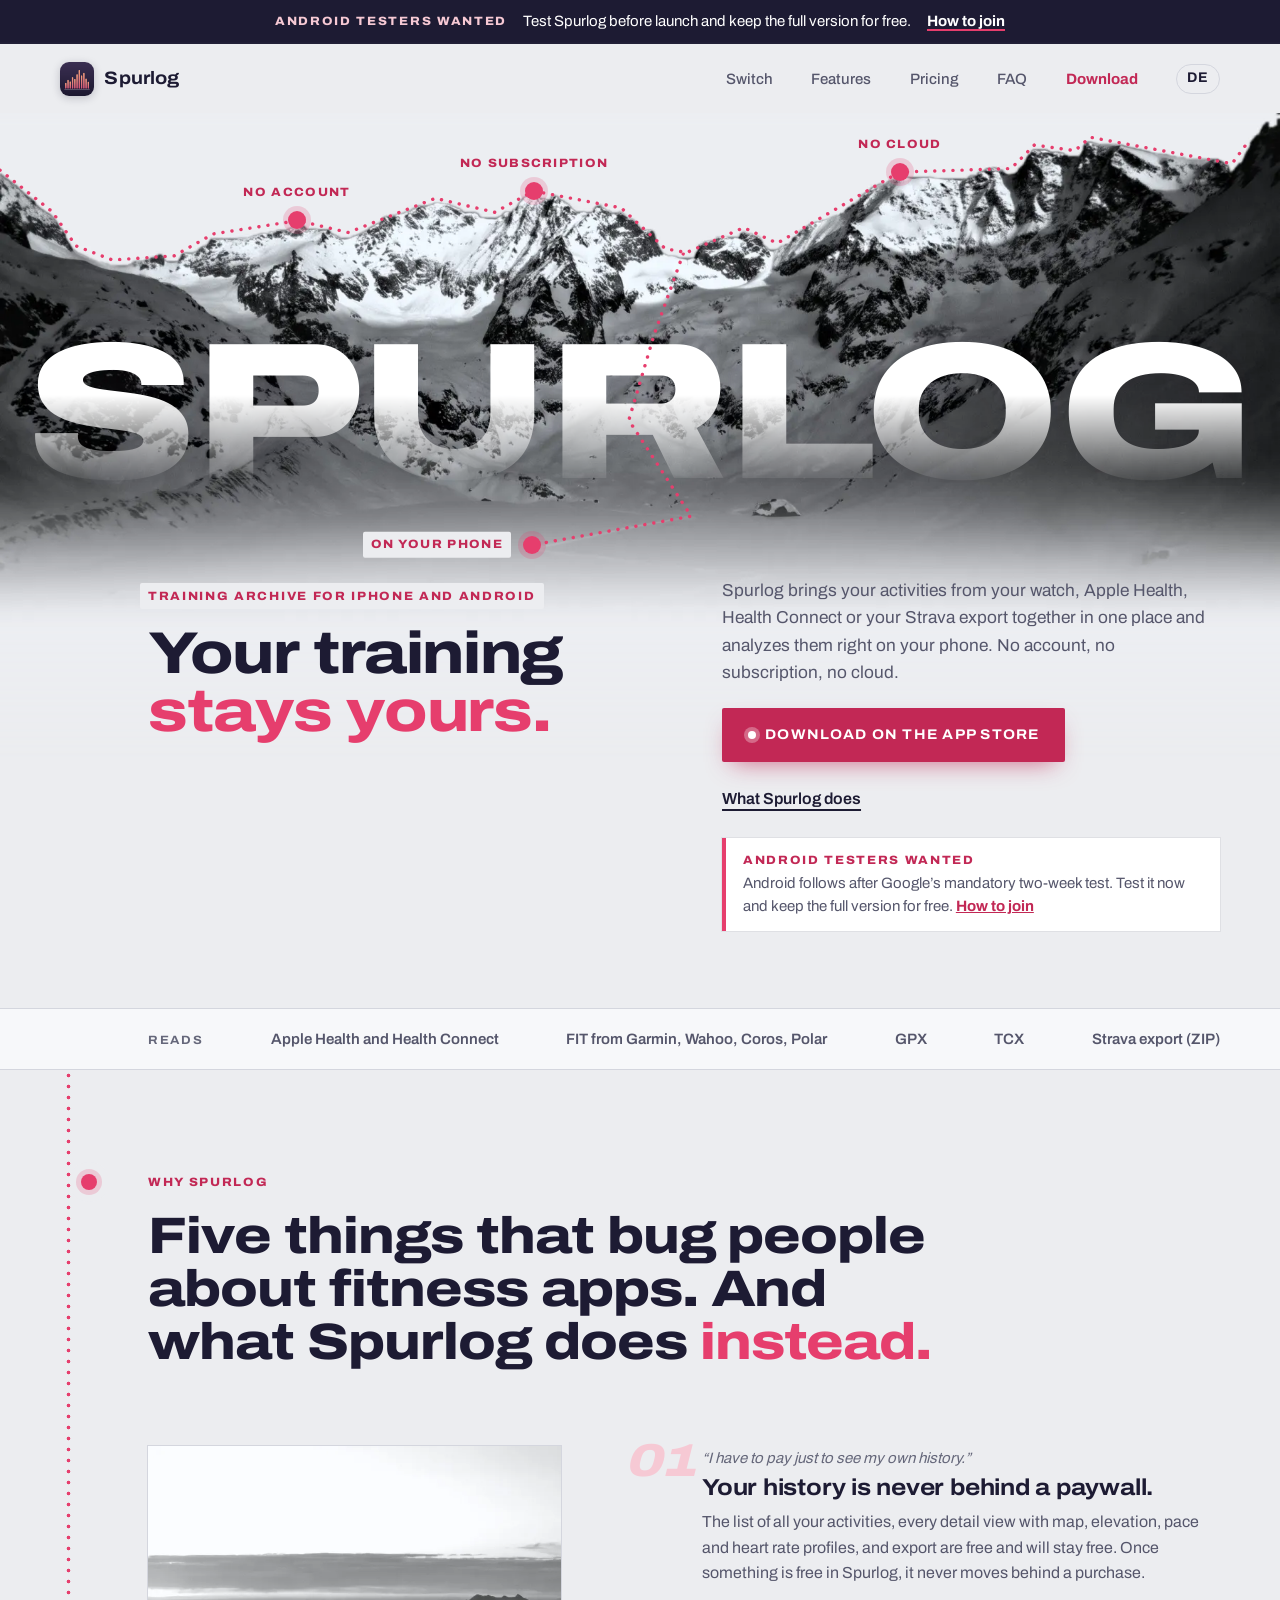
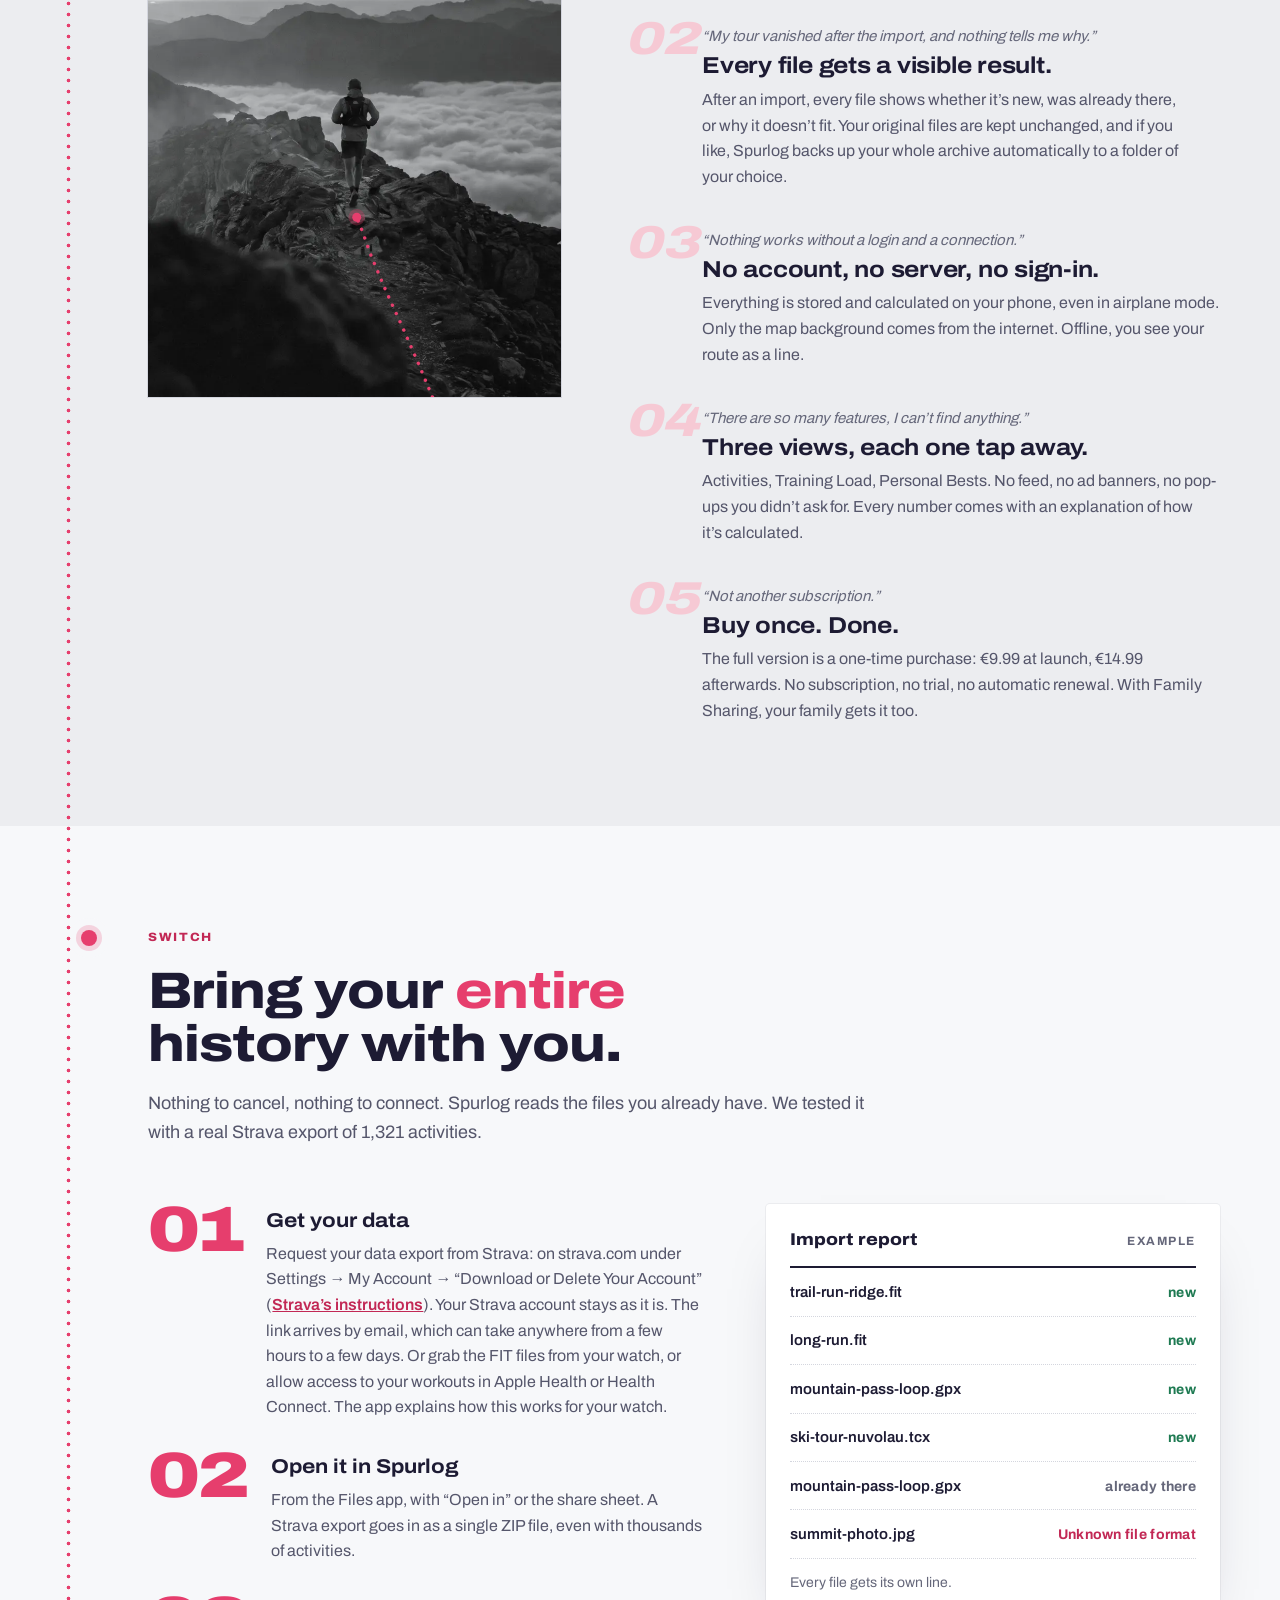
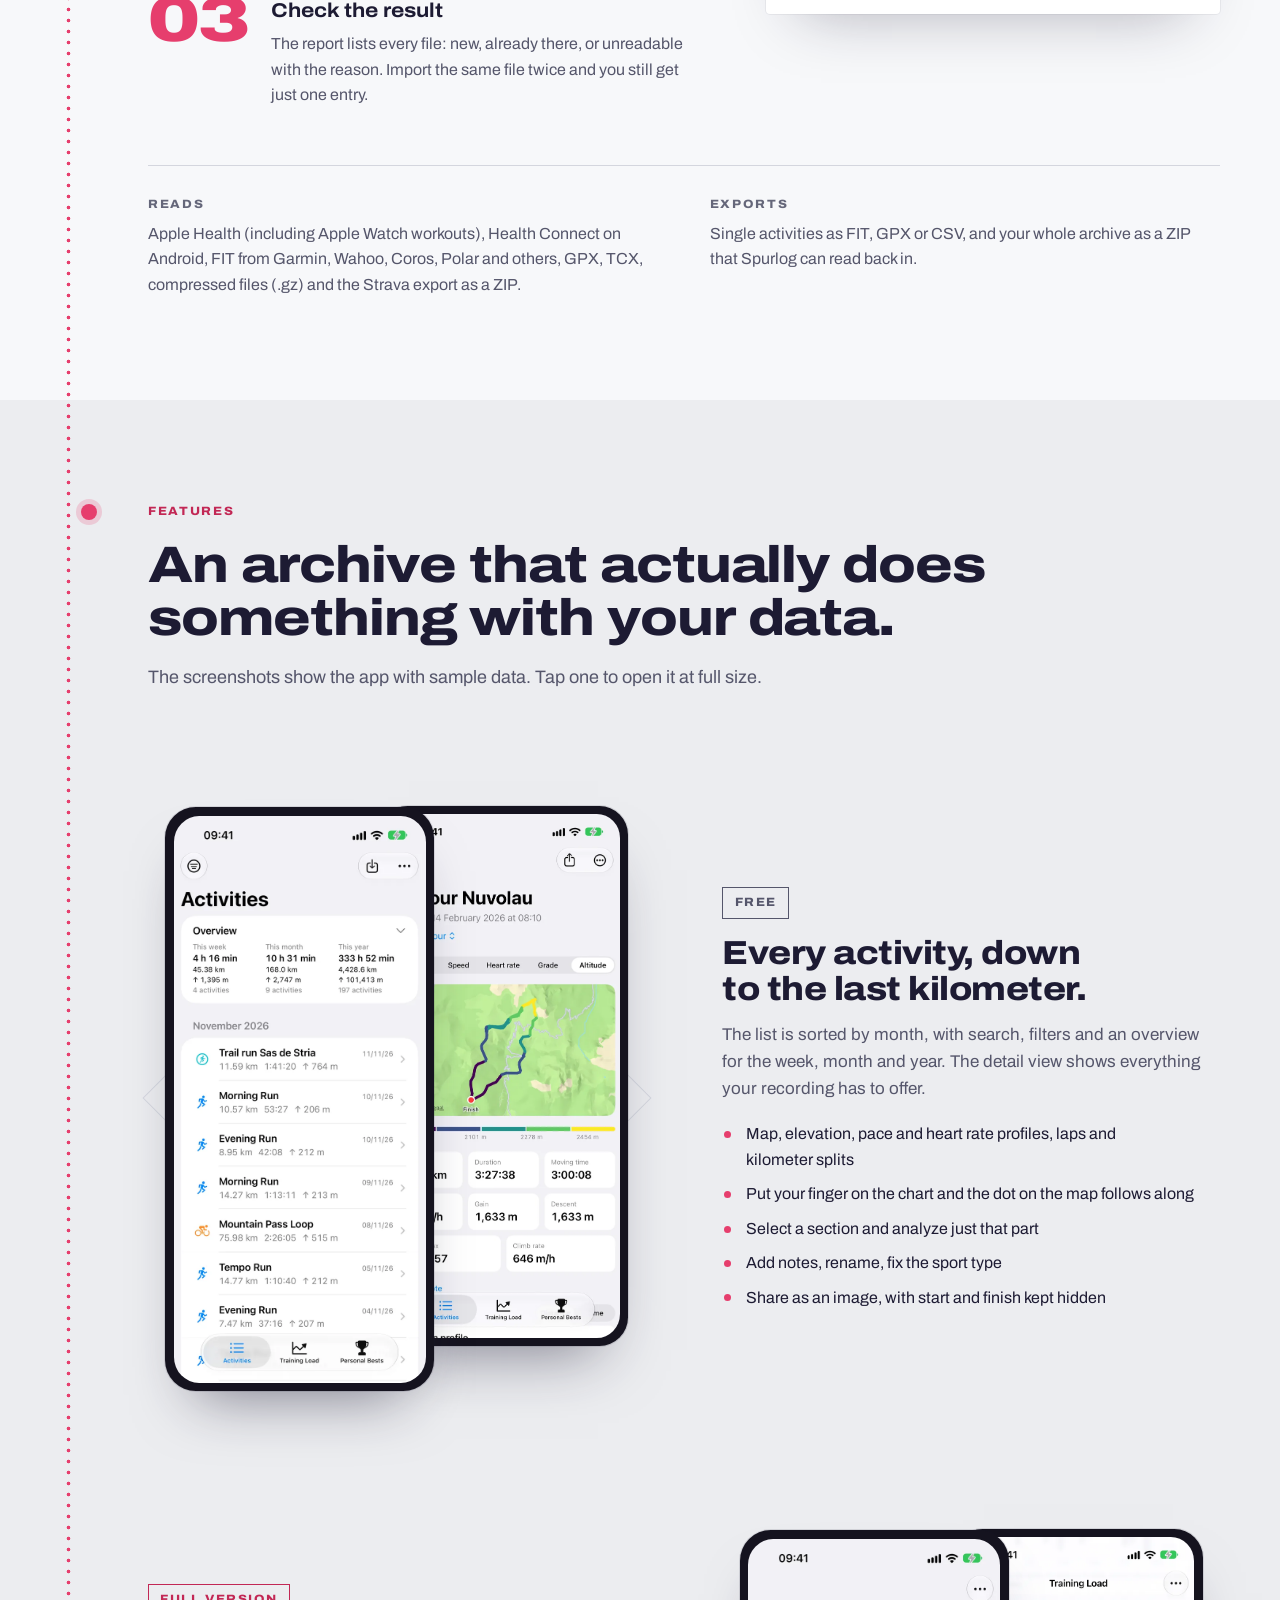
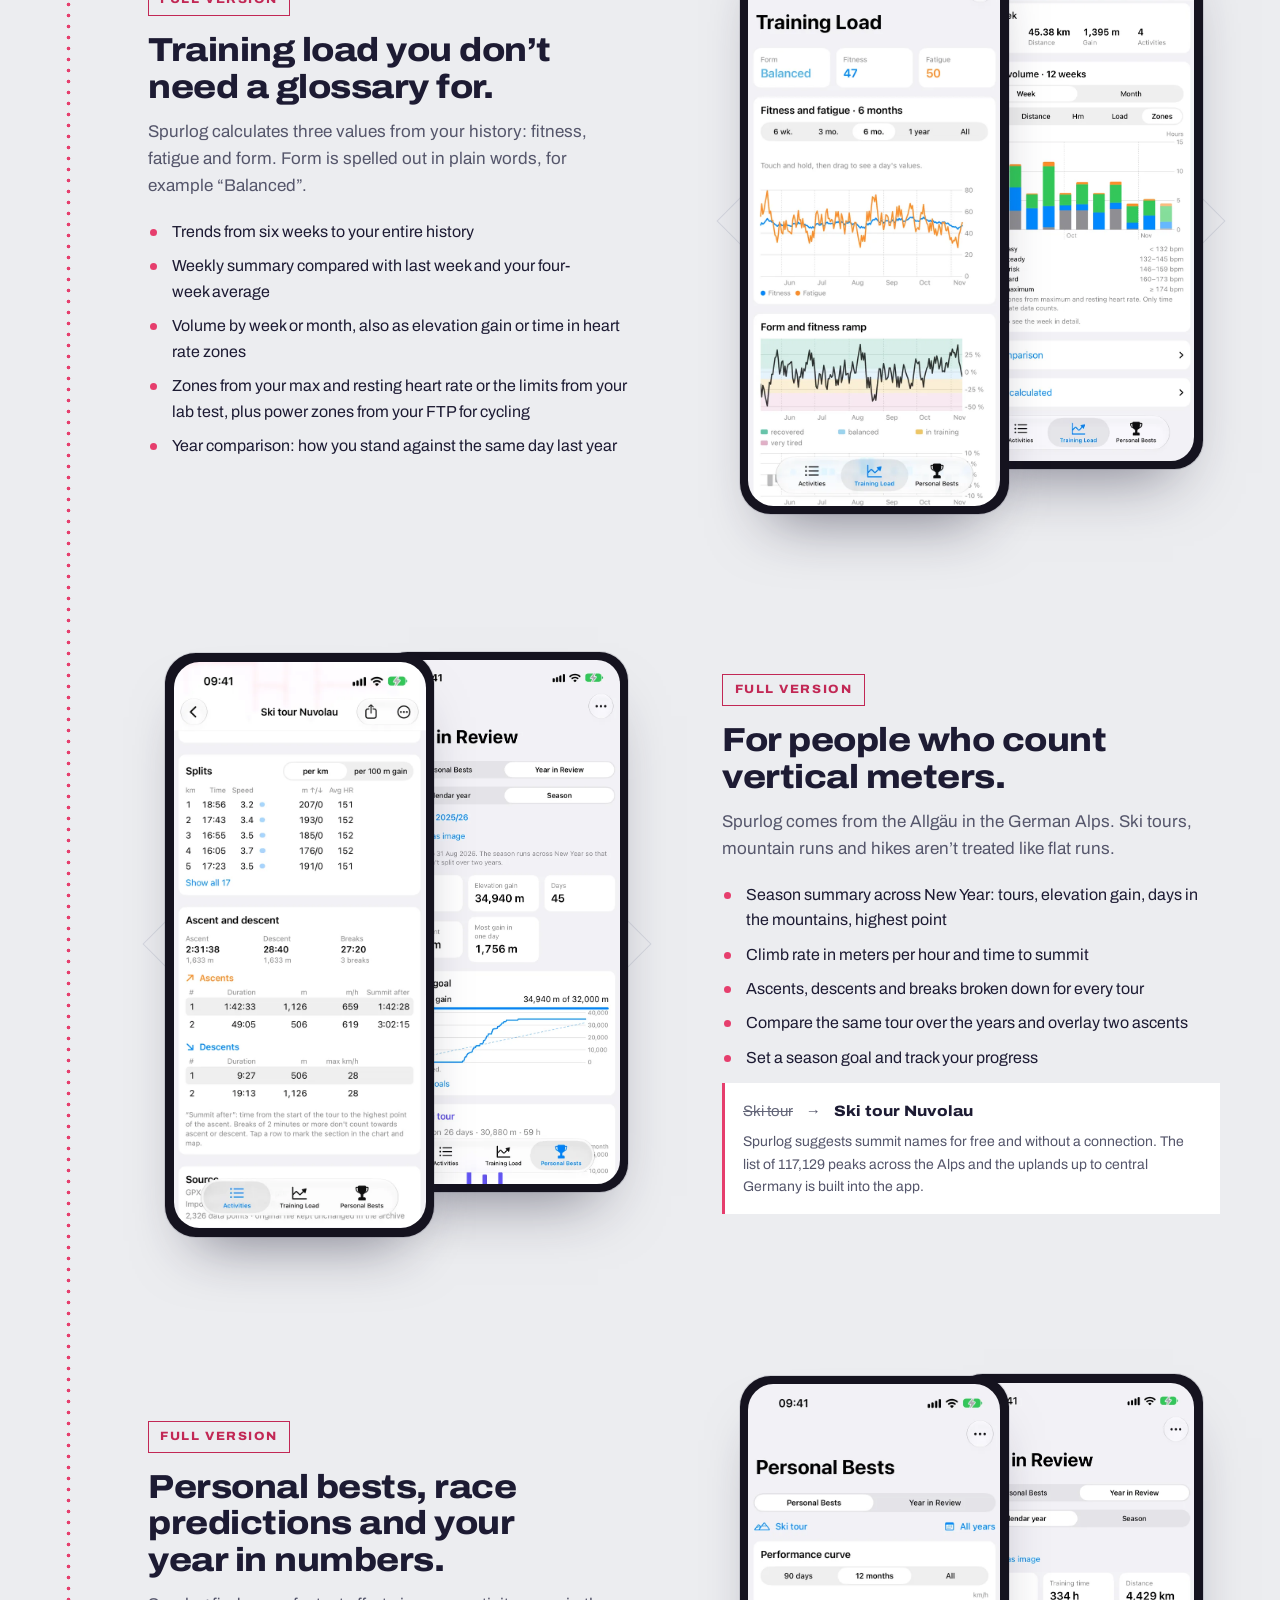
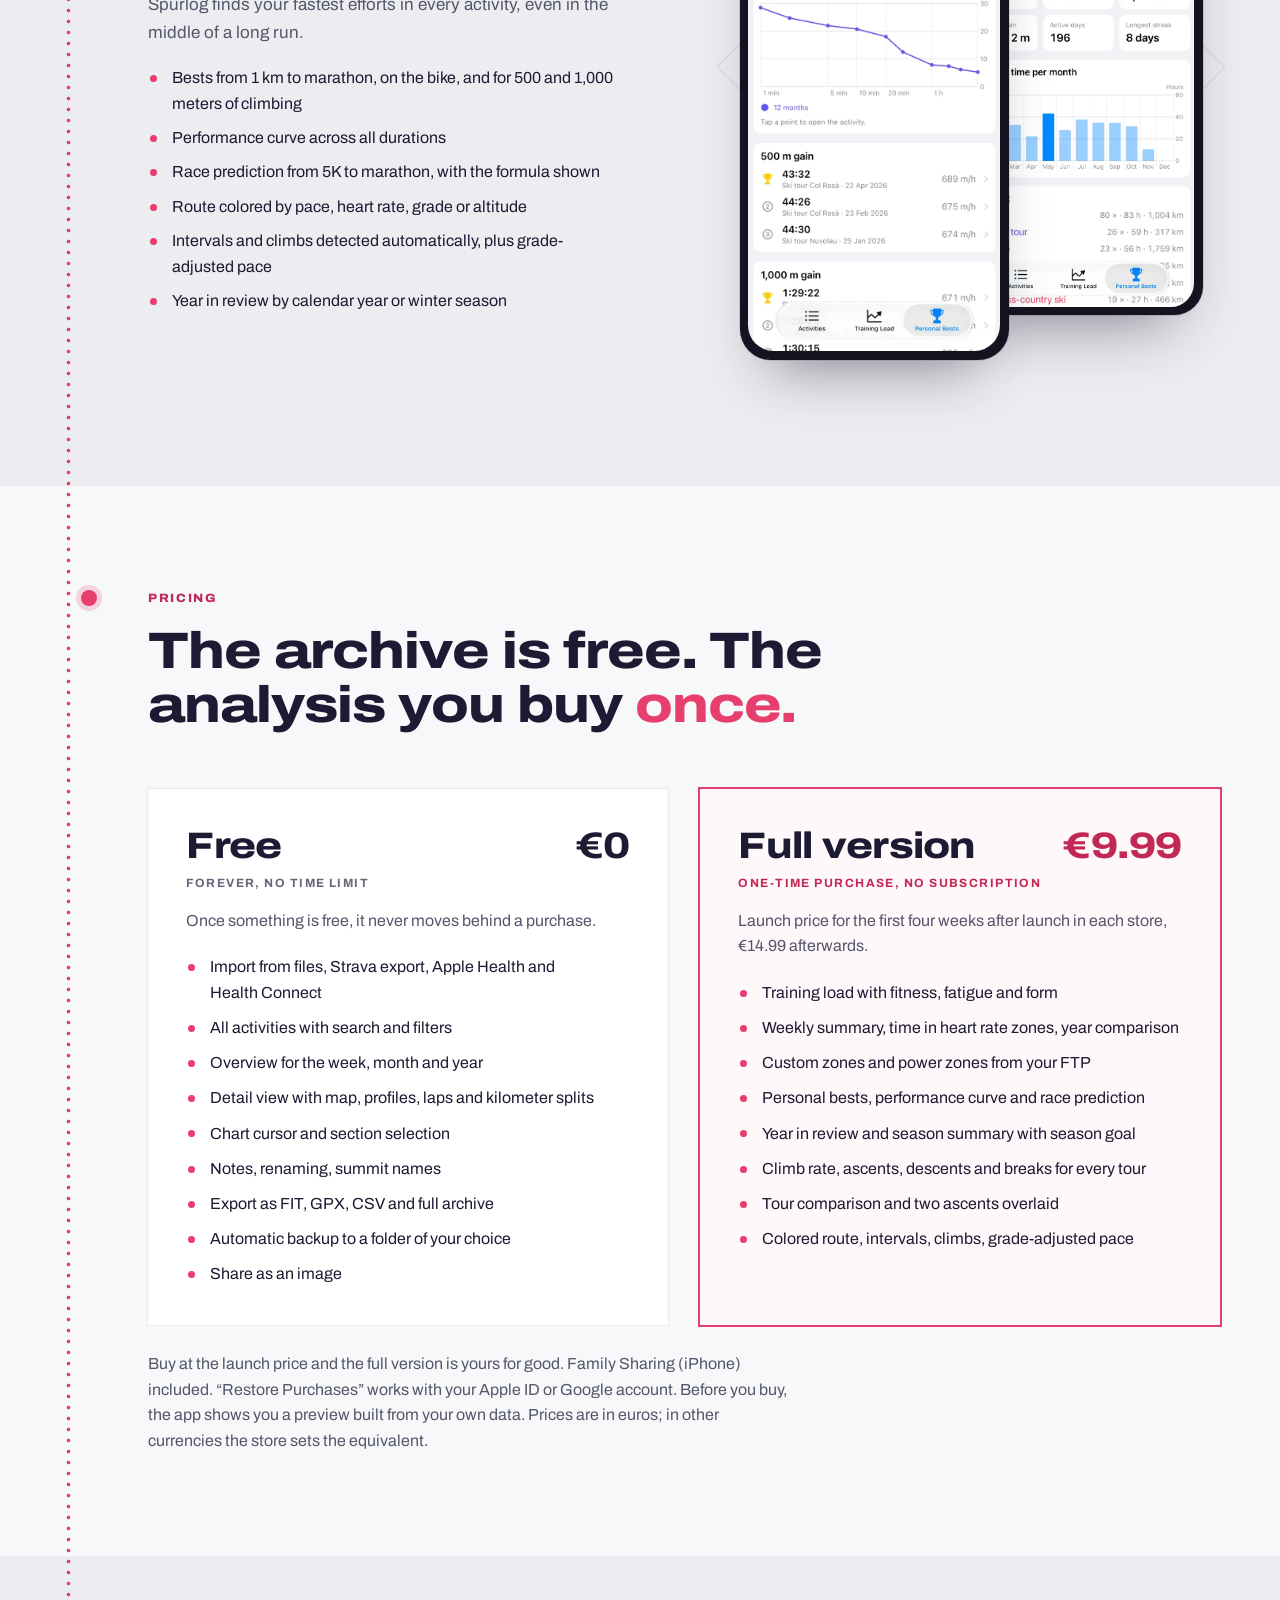
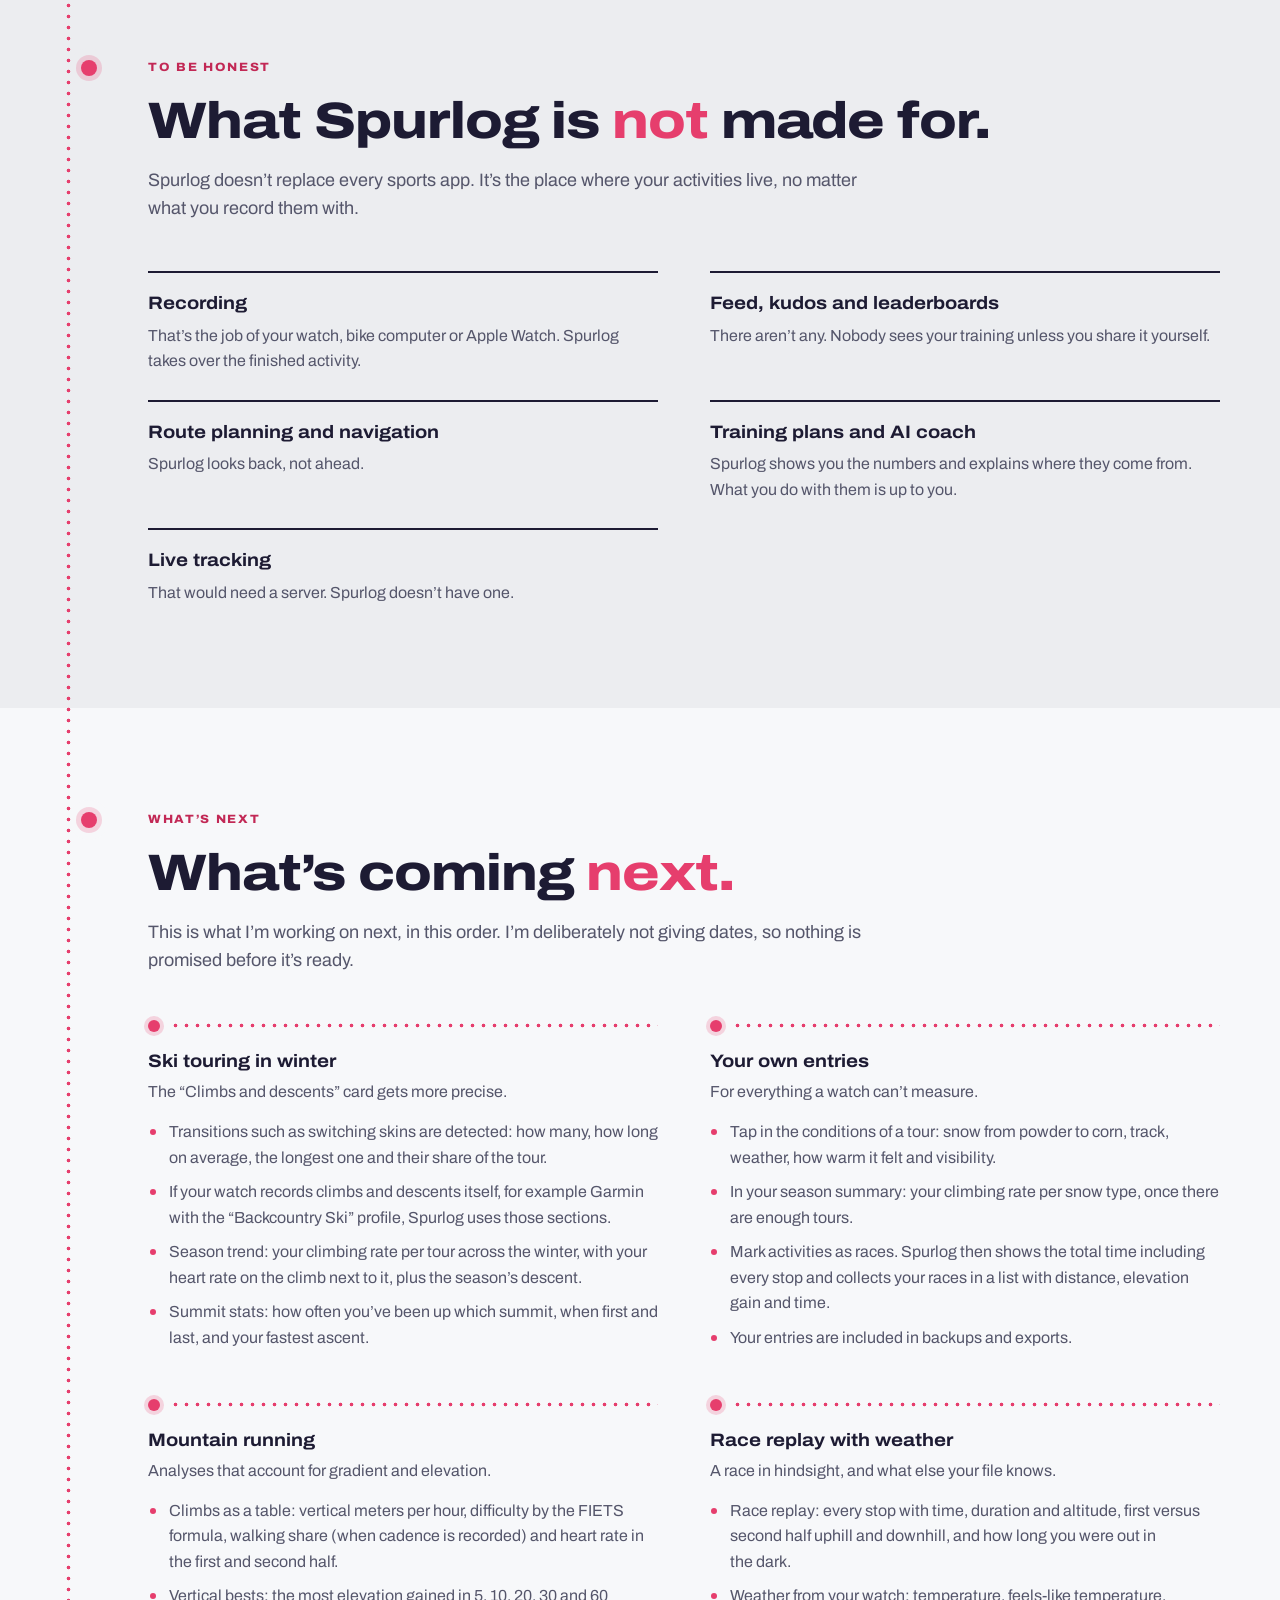
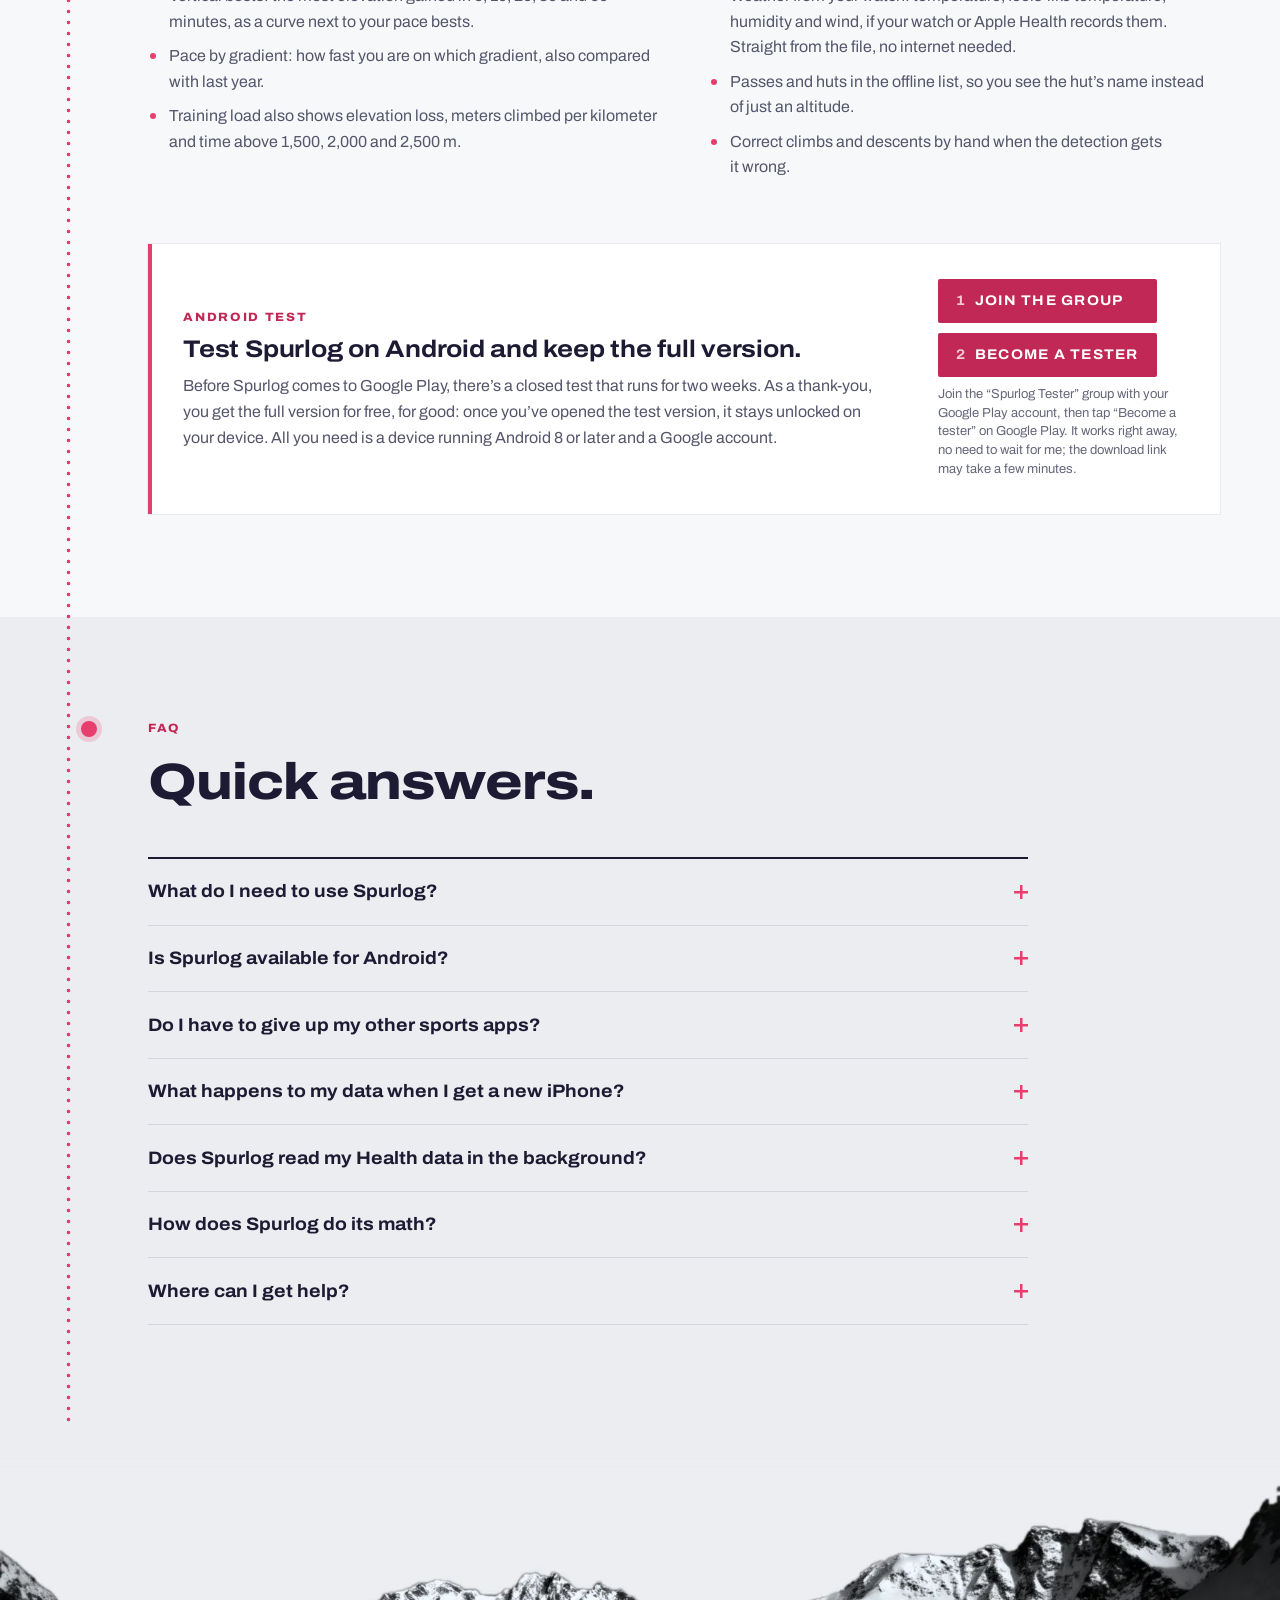
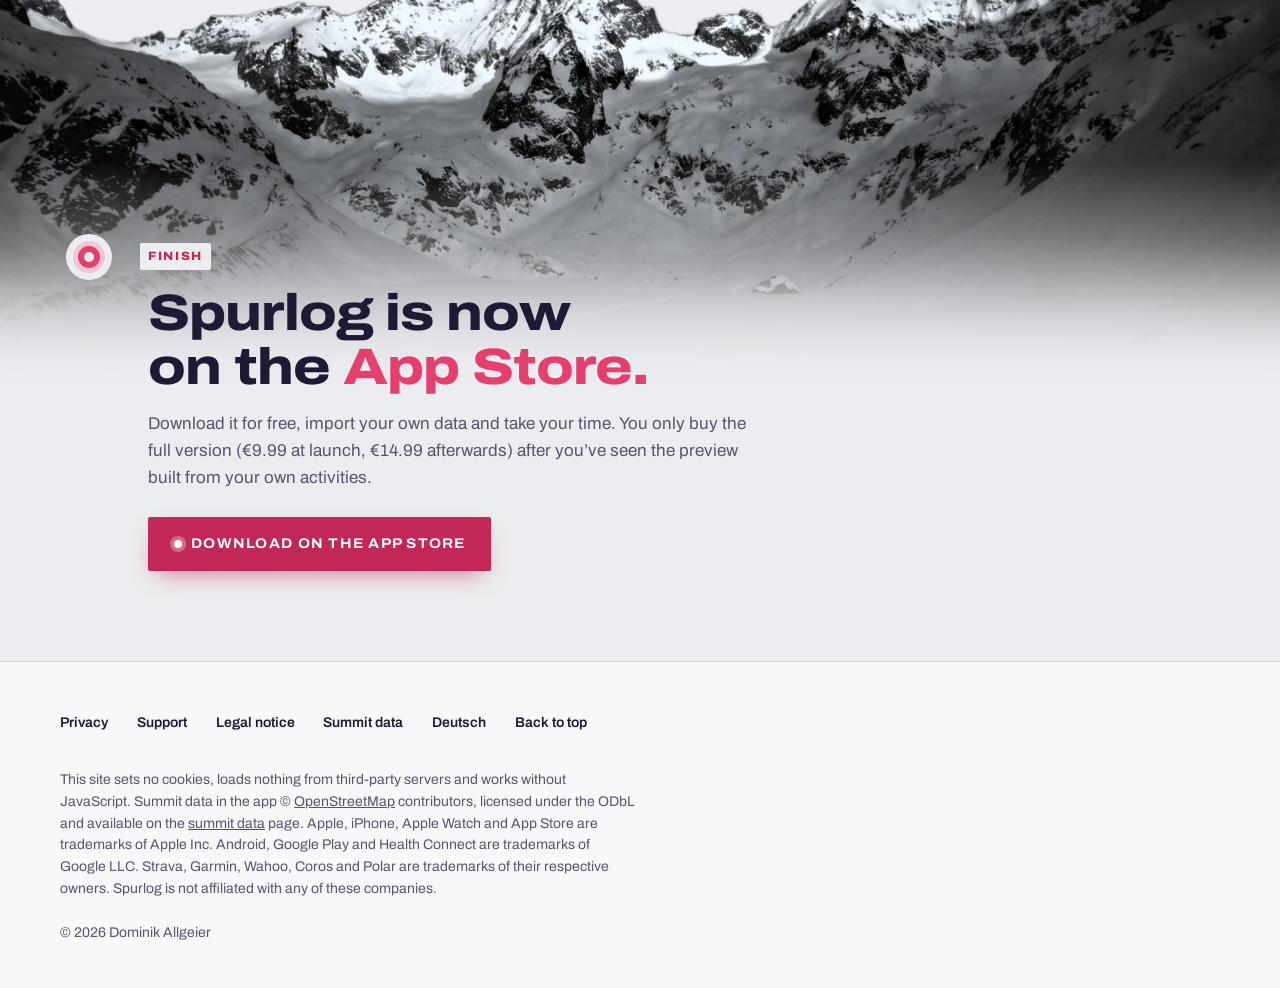
<file: en/index.html>
<!DOCTYPE html>
<!-- STORE SWITCH: ios/android each "bald" (notice) or "da" (link active). Check the links below before switching (search: STORE-LINK).
     PRICE SWITCH: data-preis="vor" (before launch), "start" (launch price running, end date visible) or "voll" (regular price).
     Amounts and end date are at the places marked PREIS. The expected launch date is at STARTTERMIN.
     The same switches exist in ../index.html. -->
<html lang="en" data-ios="da" data-android="bald" data-preis="vor">
<head>
<meta charset="utf-8">
<meta name="viewport" content="width=device-width, initial-scale=1, viewport-fit=cover">
<title>Spurlog – Training archive for iPhone and Android</title>
<meta name="description" content="Spurlog brings all your activities together and analyzes them right on your phone. No account, no subscription, no cloud.">
<meta name="theme-color" content="#ECEDF0">
<meta property="og:type" content="website">
<meta property="og:site_name" content="Spurlog">
<meta property="og:title" content="Spurlog – Training archive for iPhone and Android">
<meta property="og:description" content="Spurlog brings all your activities together and analyzes them right on your phone. No account, no subscription, no cloud.">
<meta property="og:url" content="https://spurlog.app/en/">
<meta property="og:locale" content="en_US">
<meta property="og:locale:alternate" content="de_DE">
<meta property="og:image" content="https://spurlog.app/img/og-en.jpg">
<meta property="og:image:width" content="1200">
<meta property="og:image:height" content="630">
<meta property="og:image:alt" content="Spurlog logo in front of a snowy mountain panorama, subtitle: Training archive for iPhone and Android">
<meta name="twitter:card" content="summary_large_image">
<meta name="twitter:title" content="Spurlog – Training archive for iPhone and Android">
<meta name="twitter:description" content="Spurlog brings all your activities together and analyzes them right on your phone. No account, no subscription, no cloud.">
<meta name="twitter:image" content="https://spurlog.app/img/og-en.jpg">
<link rel="canonical" href="https://spurlog.app/en/">
<link rel="alternate" hreflang="de" href="https://spurlog.app/">
<link rel="alternate" hreflang="en" href="https://spurlog.app/en/">
<link rel="alternate" hreflang="x-default" href="https://spurlog.app/en/">
<link rel="icon" href="../img/favicon.png">
<link rel="apple-touch-icon" href="../img/apple-touch-icon.png">
<link rel="preload" href="../fonts/archivo-latin-wdth-normal.woff2" as="font" type="font/woff2" crossorigin>
<style>
/* Layout: Ein Bergpanorama trägt die Marke, eine punktierte Route läuft vom Grat
   als Leitlinie durch die ganze Seite und endet am Ziel. */
@font-face{font-family:"Archivo";src:url(../fonts/archivo-latin-wdth-normal.woff2) format("woff2");font-weight:100 900;font-stretch:62% 125%;font-display:swap}
:root{
  --paper:#ECEDF0; --paper-hi:#F7F8FA; --card:#FFFFFF;
  --ink:#1D1B33; --ink-2:#55566B; --ink-3:#65677A; --line:#D4D6DE;
  --route:#E63E6D; --route-deep:#C22855; --route-press:#A61F47; --route-pale:#F6C9D4;
  --display:"Archivo","Helvetica Neue",Arial,sans-serif;
  --body:"Archivo","Helvetica Neue",Arial,sans-serif;
  --gutter:max(20px,env(safe-area-inset-left,0px));
  --gutter-r:max(20px,env(safe-area-inset-right,0px));
  --spine:0px;
  --ease:cubic-bezier(.22,.8,.26,1);
  color-scheme:light;
}
@media (min-width:900px){:root{--gutter:max(40px,env(safe-area-inset-left,0px));--gutter-r:max(40px,env(safe-area-inset-right,0px));--spine:88px}}
*,*::before,*::after{box-sizing:border-box}
html{scroll-behavior:smooth;scroll-padding-top:4.5rem;-webkit-text-size-adjust:100%;-webkit-tap-highlight-color:transparent;background:var(--paper)}
body{margin:0;background:var(--paper);color:var(--ink);font-family:var(--body);font-size:1.0625rem;line-height:1.6;font-stretch:100%;-webkit-font-smoothing:antialiased;text-rendering:optimizeLegibility;overflow-x:clip}
img{max-width:100%;height:auto;display:block}
h1,h2,h3,p,ul,ol,dl,dd,figure{margin:0}
ul,ol{padding:0;list-style:none}
a{color:inherit}
:focus-visible{outline:3px solid var(--route);outline-offset:3px;border-radius:4px}
::selection{background:var(--route-pale);color:var(--ink)}
p,li,dd{text-wrap:pretty}
.skip{position:absolute;left:-999px;top:8px;background:var(--ink);color:#fff;padding:.6em 1em;border-radius:6px;z-index:20}
.skip:focus{left:var(--gutter)}
.wrap{max-width:1240px;margin-inline:auto;padding-left:var(--gutter);padding-right:var(--gutter-r)}

/* Kopf */
/* Die Kopfzeile bleibt beim Scrollen stehen. Der Himmel des Fotos hat die Papierfarbe, deshalb fällt die Fläche am Seitenanfang nicht auf. */
.top{position:sticky;top:0;z-index:10;background:var(--paper)}
@supports (animation-timeline:scroll()){
  .top{animation:topline linear both;animation-timeline:scroll();animation-range:0 160px}
  @keyframes topline{from{box-shadow:0 1px 0 transparent}to{box-shadow:0 1px 0 var(--line)}}
}
.top .wrap{display:flex;align-items:center;justify-content:space-between;gap:1rem;padding-block:.7rem}
.links{display:flex;align-items:center;gap:clamp(1rem,3vw,2.6rem)}
.brand{display:inline-flex;align-items:center;gap:.65rem;text-decoration:none;font-family:var(--display);font-stretch:112%;font-weight:700;font-size:1.125rem;letter-spacing:.01em;min-height:44px}
.brand img{width:34px;height:34px;border-radius:9px;box-shadow:0 2px 8px rgba(29,27,51,.22)}
.nav{display:flex;align-items:center;gap:clamp(1rem,3vw,2.6rem);font-size:.9375rem;font-weight:500}
.nav a{text-decoration:none;color:var(--ink-2);padding-block:.7rem;position:relative}
.nav a::after{content:"";position:absolute;left:0;right:0;bottom:.45rem;height:2px;background:var(--route);transform:scaleX(0);transform-origin:left;transition:transform .25s var(--ease)}
.nav .soon{color:var(--route-deep);font-weight:700}
.nav .soon{white-space:nowrap}
@media (hover:hover){.nav a:hover{color:var(--ink)}.nav a:hover::after{transform:scaleX(1)}}
/* Schmal: nur das Zeichen als Marke, alle Abschnitte in einer Zeile, die sich seitlich schieben lässt. */
@media (max-width:760px){
  .top .wrap{gap:.5rem;padding-block:.3rem}
  .brand{position:relative;min-width:44px;justify-content:center}
  .brand span{position:absolute;width:1px;height:1px;overflow:hidden;clip-path:inset(50%);white-space:nowrap}
  .nav{flex:1;min-width:0;gap:.4rem;font-size:.875rem}
  .links{flex:1;min-width:0;gap:.6rem;overflow-x:auto;overscroll-behavior-x:contain;scrollbar-width:none;padding-inline:.25rem;scroll-padding-inline:.5rem}
  .links::-webkit-scrollbar{display:none}
  .links a{flex:none;min-width:44px;text-align:center}
}
/* Auf Telefonen entfällt das Zeichen in der Kopfzeile, damit alle vier Abschnitte ohne Wischen sichtbar sind. */
@media (max-width:420px){.brand{display:none}.links{justify-content:space-between}}
@media (max-width:350px){.nav{font-size:.8125rem}.links{gap:.3rem}}
.nav .lang{display:inline-flex;align-items:center;justify-content:center;min-width:44px;min-height:44px;padding:0 .55rem;color:var(--ink);font-weight:700;font-size:.875rem;letter-spacing:.08em}
.nav .lang::before{content:"";position:absolute;inset:7px 0;border:1px solid var(--line);border-radius:999px;transition:border-color .2s var(--ease)}
.nav .lang::after{display:none}
@media (hover:hover){.nav .lang:hover::before{border-color:var(--ink-3)}}


/* Erster Bildschirm */
.hero{position:relative}
.stage{position:relative;width:100%;max-width:1680px;margin-inline:auto;aspect-ratio:16/9;margin-top:-4.5rem;overflow:hidden}
.scene{position:absolute;top:0;bottom:0;left:50%;aspect-ratio:16/9;transform:translateX(-50%)}
.stage-img{position:absolute;inset:0;width:100%;height:100%;object-fit:cover;-webkit-mask-image:linear-gradient(to bottom,transparent 0,#000 12%,#000 78%,transparent 100%);mask-image:linear-gradient(to bottom,transparent 0,#000 12%,#000 78%,transparent 100%)}
.word{position:absolute;left:0;right:0;top:41%;text-align:center;font-family:var(--display);font-stretch:125%;font-weight:850;font-size:15.2vw;line-height:.8;letter-spacing:-.012em;color:#fff;user-select:none;
  -webkit-mask-image:linear-gradient(to bottom,#000 38%,transparent 96%);mask-image:linear-gradient(to bottom,#000 38%,transparent 96%);text-shadow:0 2px 40px rgba(29,27,51,.12)}
.route{position:absolute;inset:0;width:100%;height:100%;overflow:visible;pointer-events:none}
.route path{fill:none;stroke:var(--route);stroke-width:3.4;stroke-linecap:round;stroke-dasharray:.1 9;vector-effect:non-scaling-stroke}
.pin{position:absolute;transform:translate(-50%,-50%);width:18px;height:18px;border-radius:50%;background:var(--route);box-shadow:0 0 0 5px rgba(230,62,109,.2)}
.pin b{position:absolute;white-space:nowrap;font-family:var(--display);font-stretch:108%;font-size:.75rem;font-weight:800;letter-spacing:.11em;text-transform:uppercase;color:var(--route-deep)}
.pin .up{left:50%;bottom:calc(100% + 9px);transform:translateX(-50%)}
.pin .lt{right:calc(100% + 12px);top:50%;transform:translateY(-50%);background:var(--paper);padding:.3em .65em;border-radius:2px}
.pin .rt{left:calc(100% + 12px);top:50%;transform:translateY(-50%)}
.hero-copy{position:relative;z-index:2;margin-top:-14.4vw;display:grid;gap:clamp(1.5rem,4vw,4rem);grid-template-columns:minmax(0,1.05fr) minmax(0,1fr);align-items:start;padding-bottom:clamp(3rem,6vw,5.5rem);padding-left:calc(var(--gutter) + var(--spine))}
/* Ab 900 px richtet sich die Breite der Bühne auch nach der Fensterhöhe, damit Starttermin und Preis auf Laptops
   im ersten Bildschirm stehen. Ist die Bühne schmaler als das Fenster, laufen ihre Seiten weich aus. */
@media (min-width:900px){
  :root{--stage-cap:min(1680px,max(58vw,(100vh - 330px)*2.39));--stage-fade:min(6%,max(0px,100vw - var(--stage-cap))*100)}
  .stage{max-width:var(--stage-cap);margin-top:max(-4.5rem,48px - min(100vw,var(--stage-cap))*.1024);-webkit-mask-image:linear-gradient(to right,transparent,#000 var(--stage-fade),#000 calc(100% - var(--stage-fade)),transparent);mask-image:linear-gradient(to right,transparent,#000 var(--stage-fade),#000 calc(100% - var(--stage-fade)),transparent)}
  .word{font-size:min(15.2vw,var(--stage-cap)*.152)}
  .hero-copy{margin-top:max(-14.4vw,var(--stage-cap)*-.144)}
}
.kicker{font-family:var(--display);font-stretch:108%;font-size:.75rem;font-weight:800;letter-spacing:.14em;text-transform:uppercase;color:var(--route-deep);margin-bottom:1rem}
/* Beschriftungen, die über dem Foto liegen, bekommen eine Papierfläche, damit der Kontrast nicht vom Bild abhängt. */
@media (min-width:900px){.hero-copy .kicker,.goal .way{width:fit-content;background:var(--paper);padding:.3em .7em;margin-left:-.7em;border-radius:2px}
  .hero-copy .kicker{margin-top:.4rem}}
h1{font-family:var(--display);font-stretch:118%;font-weight:800;font-size:clamp(2.5rem,4.6vw,4.1rem);line-height:.98;letter-spacing:-.022em;text-wrap:balance}
h1 em{font-style:normal;color:var(--route)}
.lede{font-size:clamp(1.0625rem,1.35vw,1.1875rem);color:var(--ink-2);max-width:34em}
.cta-row{display:flex;flex-wrap:wrap;align-items:center;gap:.9rem 1.4rem;margin-top:1.6rem}
.store{display:inline-flex;align-items:center;gap:.6rem;background:var(--route-deep);color:#fff;font-family:var(--display);font-stretch:108%;font-weight:700;font-size:.875rem;letter-spacing:.09em;text-transform:uppercase;padding:1rem 1.6rem;border-radius:2px;text-decoration:none;box-shadow:0 10px 24px -10px rgba(194,40,85,.7);user-select:none}
.store::before{content:"";width:8px;height:8px;border-radius:50%;background:#fff;box-shadow:0 0 0 4px rgba(255,255,255,.3)}
a.store{transition:transform .12s var(--ease),background .2s}
a.store:active{transform:scale(.97)}
@media (hover:hover){a.store:hover{background:var(--route-press)}}
.more{display:inline-flex;align-items:center;min-height:44px;font-weight:600;font-size:1rem;text-decoration:underline;text-decoration-thickness:2px;text-underline-offset:.3em}
@media (hover:hover){.more:hover{color:var(--route-deep);text-decoration-color:var(--route)}}

/* Startstatus vor der Veröffentlichung: ein Wegpunkt, der noch vor dir liegt. Kein Knopf. */
.launch{position:relative;margin-top:1.6rem;padding-left:2.2rem;max-width:34em}
.launch::before{content:"";position:absolute;left:0;top:.2rem;width:20px;height:20px;border-radius:50%;border:5px solid var(--route)}
.launch-when{font-family:var(--display);font-stretch:112%;font-weight:700;font-size:1.25rem;line-height:1.3;letter-spacing:-.01em;text-wrap:balance}
.launch-note{margin-top:.4rem;color:var(--ink-2);font-size:1rem;max-width:36em}
.launch-note b{color:var(--ink);font-weight:700;font-variant-numeric:tabular-nums}
.launch-actions{display:flex;flex-wrap:wrap;align-items:flex-start;gap:.3rem 1.5rem;margin-top:.9rem}
.notify{display:inline-flex;align-items:center;min-height:44px;padding:0 1.15rem;border-radius:2px;background:var(--route-deep);color:#fff;font-family:var(--display);font-stretch:108%;font-weight:700;font-size:.875rem;letter-spacing:.09em;text-transform:uppercase;text-decoration:none;transition:background .2s}
@media (hover:hover){.notify:hover{background:var(--route-press)}}
.launch-fine{margin-top:.5rem;font-size:.875rem;color:var(--ink-3);max-width:36em}
.launch-fine b{font-weight:600;color:var(--ink-2);user-select:all}
.launch-fine + .launch-fine{margin-top:.35rem}
.steps a{color:var(--route-deep);font-weight:600}
.launch + .cta-row{margin-top:1.3rem}
html[data-ios="bald"][data-android="bald"] .hero .cta-row{display:none}

/* Leitlinie und Wegpunkte */
main{position:relative}
.trail{position:relative}
.trail::before{content:"";position:absolute;top:0;bottom:0;left:calc(var(--gutter) + 26px);width:5px;background-image:radial-gradient(circle,var(--route) 1.7px,transparent 2.1px);background-size:5px 11px;background-repeat:repeat-y;z-index:1;pointer-events:none}
@media (max-width:899px){.trail::before{display:none}}
@media (min-width:1320px){.trail::before{left:calc(50% - 620px + 40px + 26px)}}
.sec{position:relative;padding-block:clamp(3.5rem,8vw,7rem);overflow-x:clip}
.sec .wrap{position:relative;padding-left:calc(var(--gutter) + var(--spine))}
.way{position:relative;display:flex;align-items:center;gap:.8rem;font-family:var(--display);font-stretch:108%;font-size:.75rem;font-weight:800;letter-spacing:.14em;text-transform:uppercase;color:var(--route-deep);margin-bottom:1.1rem}
.way::before{content:"";flex:none;width:16px;height:16px;border-radius:50%;background:var(--route);box-shadow:0 0 0 5px rgba(230,62,109,.2)}
@media (min-width:900px){.way::before{position:absolute;left:calc(-1 * var(--spine) + 20.5px);top:50%;transform:translateY(-50%);box-shadow:0 0 0 5px rgba(230,62,109,.2),0 0 0 12px var(--paper)}
  .sec.white .way::before{box-shadow:0 0 0 5px rgba(230,62,109,.2),0 0 0 12px var(--paper-hi)}}
h2{font-family:var(--display);font-stretch:118%;font-weight:800;font-size:clamp(1.95rem,4vw,3.3rem);line-height:1.04;letter-spacing:-.02em;text-wrap:balance;max-width:18em}
h2 em{font-style:normal;color:var(--route)}
.sec-lede{margin-top:1.1rem;color:var(--ink-2);max-width:40em;font-size:1.125rem}
.sec-lede a{color:var(--route-deep);font-weight:600}
.white{background:var(--paper-hi)}

/* Liest */
.reads{border-block:1px solid var(--line);background:var(--paper-hi)}
.reads .wrap{display:flex;flex-wrap:wrap;align-items:baseline;gap:.5rem 1.8rem;padding-block:1.15rem;font-size:.9375rem;padding-left:calc(var(--gutter) + var(--spine))}
@media (min-width:1040px){.reads .wrap{justify-content:space-between}}
.reads b{font-family:var(--display);font-stretch:108%;font-size:.75rem;letter-spacing:.14em;text-transform:uppercase;color:var(--ink-3)}
.reads span{font-weight:600;color:var(--ink-2)}

/* Warum */
.why{display:grid;grid-template-columns:minmax(0,.82fr) minmax(0,1.18fr);gap:clamp(2rem,5vw,5rem);align-items:start;margin-top:clamp(3rem,6vw,5rem)}
.whypic{position:sticky;top:5.5rem;aspect-ratio:3/4;overflow:hidden;background:#1B1B22;box-shadow:0 0 0 1px var(--line)}
.whypic img{width:100%;height:100%;object-fit:cover;object-position:50% 50%}
.whypic svg{position:absolute;inset:0;width:100%;height:100%;pointer-events:none}
.whypic path{fill:none;stroke:var(--route);stroke-width:3.4;stroke-linecap:round;stroke-dasharray:.1 9;vector-effect:non-scaling-stroke}
.whypic circle{fill:var(--route)}
.whypic .halo{fill:rgba(230,62,109,.28)}
.gripes{display:grid;gap:clamp(1.6rem,3vw,2.4rem);counter-reset:g}
.gripes li{position:relative;padding-left:clamp(3.4rem,6vw,4.8rem);counter-increment:g}
.gripes li::before{content:"0" counter(g);position:absolute;left:0;top:-.5rem;font-family:var(--display);font-stretch:125%;font-weight:850;font-style:italic;font-size:clamp(2rem,3.6vw,2.9rem);line-height:1;color:var(--route-pale)}
.gripes q{display:block;quotes:"“" "”";font-size:.9375rem;color:var(--ink-3);font-style:italic;margin-bottom:.25rem}
.gripes h3{font-family:var(--display);font-stretch:112%;font-weight:700;font-size:clamp(1.125rem,1.8vw,1.4375rem);line-height:1.2;letter-spacing:-.01em;text-wrap:balance}
.gripes p{margin-top:.45rem;color:var(--ink-2);font-size:1rem;max-width:36em}

/* Umziehen */
.move{display:grid;grid-template-columns:minmax(0,1.1fr) minmax(0,.9fr);gap:clamp(2rem,5vw,4.5rem);align-items:start;margin-top:clamp(2.2rem,5vw,3.6rem)}
.steps{display:grid;gap:1.9rem}
.steps li{display:grid;grid-template-columns:auto minmax(0,1fr);gap:1.1rem 1.4rem;align-items:start}
.steps .n{font-family:var(--display);font-stretch:125%;font-weight:900;font-size:clamp(2.6rem,5vw,4rem);line-height:.82;color:var(--route);letter-spacing:-.03em;min-width:1.5em}
.steps h3{font-family:var(--display);font-stretch:112%;font-weight:700;font-size:1.25rem}
.steps p{color:var(--ink-2);margin-top:.3rem;font-size:1rem}
.report{background:var(--card);border-radius:4px;box-shadow:0 30px 60px -34px rgba(29,27,51,.35),0 0 0 1px rgba(29,27,51,.05);padding:1.4rem 1.5rem 1.2rem}
.report header{display:flex;justify-content:space-between;align-items:baseline;gap:1rem;padding-bottom:.8rem;border-bottom:2px solid var(--ink)}
.report header b{font-family:var(--display);font-stretch:112%;font-weight:800;font-size:1.0625rem}
.report header span,.sample{font-size:.75rem;font-weight:700;letter-spacing:.13em;text-transform:uppercase;color:var(--ink-3)}
.report li{display:flex;justify-content:space-between;align-items:baseline;gap:1rem;padding-block:.72rem;border-bottom:1px dotted var(--line);font-size:.9375rem;font-variant-numeric:tabular-nums}
.report li span:first-child{min-width:0;overflow-wrap:anywhere;font-weight:600}
.st{flex:none;font-size:.875rem;font-weight:700;letter-spacing:.02em}
.st.err{flex:0 1 auto;text-align:right}
.st.new{color:#1E7A52}.st.dup{color:var(--ink-3)}.st.err{color:var(--route-deep)}
.report footer{padding-top:.85rem;font-size:.875rem;color:var(--ink-3)}
.io{display:grid;grid-template-columns:repeat(2,minmax(0,1fr));gap:1.4rem clamp(1.5rem,4vw,3.5rem);margin-top:clamp(2.4rem,5vw,3.6rem);padding-top:1.8rem;border-top:1px solid var(--line)}
.io dt{font-family:var(--display);font-stretch:108%;font-size:.75rem;font-weight:800;letter-spacing:.14em;text-transform:uppercase;color:var(--ink-3);margin-bottom:.4rem}
.io dd{color:var(--ink-2);font-size:1rem}

/* Funktionen */
.feat{display:grid;grid-template-columns:minmax(0,1fr) minmax(0,1fr);gap:clamp(2rem,6vw,6rem);align-items:center;margin-top:clamp(3rem,7vw,6rem)}
.feat:nth-of-type(even) .shots{order:2}
.shots{position:relative;display:flex;justify-content:center;align-items:flex-end;gap:0;padding-block:1.5rem;isolation:isolate}
.shots::before{content:"";position:absolute;z-index:-2;left:50%;top:50%;width:min(78%,360px);aspect-ratio:1;border:1px solid var(--line);transform:translate(-50%,-50%) rotate(45deg)}
.shots::after{content:"";position:absolute;z-index:-2;left:50%;top:50%;width:min(58%,270px);aspect-ratio:1;background:#fff;transform:translate(-50%,-50%) rotate(45deg);opacity:.75}
.phone{position:relative;display:block;width:min(54%,270px);cursor:zoom-in;transition:transform .25s var(--ease);aspect-ratio:660/1434;border-radius:11.5% / 5.3%;background:#15131f;padding:1.7%;box-shadow:0 34px 60px -30px rgba(29,27,51,.55),0 0 0 1px rgba(29,27,51,.12)}
.phone img{width:100%;height:100%;object-fit:cover;border-radius:10% / 4.6%}
.phone + .phone{width:min(50%,250px);margin-left:-11%;margin-bottom:9%;z-index:-1}
@media (hover:hover){.phone:hover{transform:translateY(-6px)}}
/* Bildschirmfoto in voller Größe: natives Popover, ohne JavaScript. Esc und ein Klick daneben schließen es,
   der Fokus kehrt zum Bild zurück, und es entsteht kein Eintrag im Verlauf. */
button.phone{appearance:none;-webkit-appearance:none;border:0;font:inherit;color:inherit}
.zoom{display:none}
.zoom:popover-open{display:block;position:fixed;inset:0;margin:auto;width:fit-content;height:fit-content;max-width:calc(100vw - 2rem);max-height:100vh;max-height:100dvh;padding:0;border:0;background:transparent;color:#fff;overflow:auto;overscroll-behavior:contain}
.zoom::backdrop{background:rgba(29,27,51,.9)}
.zoom figure{display:grid;justify-items:center;gap:.6rem;padding-bottom:1rem}
.zoom figcaption{position:sticky;top:0;z-index:1;display:flex;flex-wrap:wrap;align-items:center;justify-content:center;gap:.3rem 1.2rem;width:100%;padding:.6rem .8rem;background:rgba(29,27,51,.94);color:#fff;font-size:.9375rem;text-align:center}
.zoom img{width:min(440px,100vw - 2rem);border-radius:14px;box-shadow:0 30px 80px -20px rgba(0,0,0,.6)}
.zoom .close{appearance:none;-webkit-appearance:none;border:0;background:transparent;cursor:pointer;display:inline-flex;align-items:center;min-height:44px;padding:0 1.1rem;border-radius:2px;box-shadow:inset 0 0 0 2px #fff;color:#fff;font-family:var(--display);font-stretch:108%;font-weight:700;font-size:.875rem;letter-spacing:.09em;text-transform:uppercase}
.zoom .close:focus-visible{outline-color:#fff}
@media (hover:hover){.zoom .close:hover{background:#fff;color:var(--ink)}}
.tag{display:inline-block;font-family:var(--display);font-stretch:108%;font-size:.75rem;font-weight:800;letter-spacing:.13em;text-transform:uppercase;padding:.34rem .7rem;border:1.5px solid currentColor;color:var(--ink-2);margin-bottom:1rem}
.tag.full{color:var(--route-deep)}
.feat h3{font-family:var(--display);font-stretch:112%;font-weight:800;font-size:clamp(1.5rem,2.6vw,2.15rem);line-height:1.1;letter-spacing:-.015em;text-wrap:balance}
.feat p{margin-top:.8rem;color:var(--ink-2)}
.ticks{margin-top:1.2rem;display:grid;gap:.55rem}
.ticks li{position:relative;padding-left:1.5rem;font-size:1rem}
.ticks li::before{content:"";position:absolute;left:.1rem;top:.62em;width:7px;height:7px;border-radius:50%;background:var(--route)}
.rename{margin-top:1.5rem;display:flex;flex-wrap:wrap;align-items:center;gap:.5rem .8rem;font-size:.9375rem;color:var(--ink-2);padding:1rem 1.1rem;background:#fff;border-left:3px solid var(--route)}
.rename s{color:var(--ink-3)}
.rename strong{font-family:var(--display);font-stretch:112%;font-weight:800;color:var(--ink)}
.rename small{flex-basis:100%;font-size:.875rem;color:var(--ink-2)}

/* Preis */
.plans{display:grid;grid-template-columns:repeat(2,minmax(0,1fr));gap:clamp(1.2rem,3vw,2rem);margin-top:clamp(2.2rem,5vw,3.6rem);align-items:stretch}
.plan{background:var(--card);padding:clamp(1.5rem,3vw,2.4rem);box-shadow:0 0 0 1px rgba(29,27,51,.06);display:flex;flex-direction:column}
.plan.full{background:#FFF8FA;box-shadow:0 0 0 2px var(--route)}
.plan h3{display:flex;flex-wrap:wrap;justify-content:space-between;align-items:baseline;gap:.3rem 1rem;font-family:var(--display);font-stretch:118%;font-weight:800;font-size:clamp(1.6rem,3vw,2.3rem);letter-spacing:-.02em;line-height:1}
.amount{white-space:nowrap;font-variant-numeric:tabular-nums}
.plan.full .amount{color:var(--route-deep)}
.plan .sub{margin-top:.6rem;font-size:.75rem;font-weight:700;letter-spacing:.12em;text-transform:uppercase;color:var(--ink-3)}
.plan.full .sub{color:var(--route-deep)}
.plan .terms{margin-top:.9rem;color:var(--ink-2);font-size:1rem}
.plan ul{margin-top:1.3rem;display:grid;gap:.6rem;font-size:1rem}
.plan li{position:relative;padding-left:1.5rem}
.plan li::before{content:"";position:absolute;left:.1rem;top:.62em;width:7px;height:7px;border-radius:50%;background:var(--route)}
.plan-note{margin-top:1.6rem;color:var(--ink-2);font-size:1rem;max-width:40em}

/* Nicht gemacht */
.nots{display:grid;grid-template-columns:repeat(2,minmax(0,1fr));gap:1.6rem clamp(1.5rem,4vw,4rem);margin-top:clamp(2rem,4vw,3rem)}
.nots div{padding-top:1rem;border-top:2px solid var(--ink)}
.nots dt{font-family:var(--display);font-stretch:112%;font-weight:700;font-size:1.125rem}
.nots dd{margin-top:.3rem;color:var(--ink-2);font-size:1rem}

.tbar{background:var(--ink);color:#fff;font-size:.9375rem;line-height:1.45}
.tbar .wrap{display:flex;flex-wrap:wrap;align-items:center;justify-content:center;gap:.3rem 1rem;padding-block:.7rem;text-align:center}
.tbar b{font-family:var(--display);font-stretch:108%;font-size:.75rem;font-weight:800;letter-spacing:.14em;text-transform:uppercase;color:var(--route-pale)}
.tbar a{color:#fff;font-weight:700;text-decoration:underline;text-decoration-color:var(--route);text-decoration-thickness:2px;text-underline-offset:.2em;white-space:nowrap}
@media (hover:hover){.tbar a:hover{color:var(--route-pale)}}
.an-note{margin-top:1.1rem;max-width:36em;background:var(--card);box-shadow:0 0 0 1px rgba(29,27,51,.06),inset 4px 0 0 var(--route);padding:.8rem 1.1rem .85rem 1.3rem;font-size:.9375rem;line-height:1.5;color:var(--ink-2)}
.an-note b{display:block;font-family:var(--display);font-stretch:108%;font-size:.75rem;font-weight:800;letter-spacing:.14em;text-transform:uppercase;color:var(--route-deep);margin-bottom:.2rem}
.an-note a{color:var(--route-deep);font-weight:700;white-space:nowrap}
/* Ausblick */
.next{display:grid;grid-template-columns:repeat(2,minmax(0,1fr));gap:clamp(2.2rem,4vw,3.2rem) clamp(1.6rem,4vw,4rem);margin-top:clamp(2rem,4vw,3rem)}
.next li{position:relative;padding-top:1.7rem}
.next li::before{content:"";position:absolute;left:0;top:-3px;width:12px;height:12px;border-radius:50%;background:var(--route);box-shadow:0 0 0 4px rgba(230,62,109,.2)}
.next li::after{content:"";position:absolute;left:22px;right:0;top:0;height:5px;background-image:radial-gradient(circle,var(--route) 1.7px,transparent 2.1px);background-size:11px 5px;background-repeat:repeat-x}
.next h3{font-family:var(--display);font-stretch:112%;font-weight:700;font-size:1.125rem;line-height:1.25;text-wrap:balance}
.next .intro{margin-top:.4rem;color:var(--ink-2);font-size:1rem}
.next ul{margin-top:.9rem;display:grid;gap:.55rem;font-size:1rem;color:var(--ink-2)}
.next ul li{padding-top:0;padding-left:1.3rem}
.next ul li::before{left:.1rem;top:.62em;width:6px;height:6px;box-shadow:none}
.next ul li::after{display:none}
.tester{display:grid;grid-template-columns:minmax(0,1fr) auto;gap:1.2rem clamp(1.5rem,4vw,3.5rem);align-items:center;margin-top:clamp(2.6rem,5vw,4rem);background:var(--card);padding:clamp(1.5rem,3vw,2.2rem);box-shadow:0 0 0 1px rgba(29,27,51,.06),inset 4px 0 0 var(--route);scroll-margin-top:5.5rem}
.tester .label{font-family:var(--display);font-stretch:108%;font-size:.75rem;font-weight:800;letter-spacing:.14em;text-transform:uppercase;color:var(--route-deep)}
.tester h3{margin-top:.5rem;font-family:var(--display);font-stretch:112%;font-weight:700;font-size:clamp(1.25rem,2vw,1.5rem);line-height:1.2;letter-spacing:-.01em;text-wrap:balance}
.tester p:not(.label){margin-top:.6rem;color:var(--ink-2);font-size:1rem;max-width:44em}
.tester .act{display:grid;justify-items:start;gap:.5rem}
.tester .act small{font-size:.8125rem;color:var(--ink-3);max-width:19em;line-height:1.45}
.tester .join{display:grid;gap:.6rem}
.tester .join b{margin-right:.6em;opacity:.75}
.launch-fine a,.launch-note a{color:var(--route-deep);font-weight:600}
@media (max-width:759px){.next{grid-template-columns:minmax(0,1fr)}}
@media (max-width:760px){.tester{grid-template-columns:minmax(0,1fr)}.tester .act small{max-width:none}}

/* Fragen */
.faq{margin-top:clamp(2rem,4vw,3rem);border-top:2px solid var(--ink);max-width:880px}
.faq details{border-bottom:1px solid var(--line)}
.faq summary{list-style:none;cursor:pointer;display:flex;justify-content:space-between;align-items:center;gap:1.2rem;padding:1.15rem 0;font-family:var(--display);font-stretch:108%;font-weight:700;font-size:1.125rem;user-select:none}
.faq summary::-webkit-details-marker{display:none}
.faq summary::after{content:"";flex:none;width:14px;height:14px;background:linear-gradient(var(--route),var(--route)) center/100% 2.5px no-repeat,linear-gradient(var(--route),var(--route)) center/2.5px 100% no-repeat;transition:transform .25s var(--ease)}
.faq details[open] summary::after{transform:rotate(45deg)}
.faq p{padding:0 2.2rem 1.3rem 0;color:var(--ink-2);max-width:44em}
.faq a{color:var(--route-deep);font-weight:600}

/* Ziel */
.goal{position:relative;overflow:hidden;background:var(--paper)}
.goal-img{width:100%;max-width:1680px;margin-inline:auto;aspect-ratio:16/7;object-fit:cover;object-position:50% 6%;-webkit-mask-image:linear-gradient(to bottom,transparent,#000 14%,#000 60%,transparent);mask-image:linear-gradient(to bottom,transparent,#000 14%,#000 60%,transparent)}
.goal .wrap{position:relative;margin-top:clamp(-9rem,-12vw,-4rem);padding-left:calc(var(--gutter) + var(--spine));padding-bottom:clamp(3rem,7vw,6rem)}
/* Der Abschnitt beginnt mit dem Foto; ein Sprung zu #store soll bei der Überschrift landen. */
#store{scroll-margin-top:calc(-1 * (min(43.75vw,735px) - clamp(4rem,12vw,9rem) - 1.5rem))}
.goal h2{max-width:14em}
.goal p:not(.way):not(.launch-when){margin-top:1rem;color:var(--ink-2);max-width:36em}
.goal .way::after{content:"";position:absolute;left:calc(-1 * var(--spine) + 26px + .7em);bottom:50%;height:200vh;width:5px;background-image:radial-gradient(circle,var(--route) 1.7px,transparent 2.1px);background-size:5px 11px;background-repeat:repeat-y;z-index:-1}
@media (max-width:899px){.goal .way::after{display:none}}
.goal .way::before{width:22px;height:22px;left:calc(-1 * var(--spine) + 17.5px + .7em);background:var(--paper);border:6px solid var(--route)}

/* Fuß */
.foot{background:var(--paper-hi);border-top:1px solid var(--line);color:var(--ink-2);font-size:.875rem}
.foot .wrap{padding-block:2.4rem 2.8rem;display:grid;gap:1.4rem}
.foot nav{display:flex;flex-wrap:wrap;gap:.3rem 1.8rem}
.foot nav a{color:var(--ink);text-decoration:none;font-weight:600;padding-block:.75rem;min-width:44px}
@media (hover:hover){.foot nav a:hover{color:var(--route-deep)}}
.foot p{max-width:72ch;line-height:1.55;color:var(--ink-2)}

/* Bewegung */
@media (prefers-reduced-motion:no-preference){
  .word{animation:rise 1.1s var(--ease) both}
  .route path{animation:draw 1.6s .25s var(--ease) both}
  .pin{animation:pop .5s var(--ease) both}
  .pin:nth-of-type(1){animation-delay:.6s}.pin:nth-of-type(2){animation-delay:.9s}.pin:nth-of-type(3){animation-delay:1.2s}.pin:nth-of-type(4){animation-delay:1.6s}
  @keyframes rise{from{opacity:0;transform:translateY(8%)}to{opacity:1;transform:none}}
  @keyframes draw{from{clip-path:inset(0 100% 0 0)}to{clip-path:inset(0 0 0 0)}}
  @keyframes pop{from{opacity:0;transform:translate(-50%,-50%) scale(.3)}to{opacity:1;transform:translate(-50%,-50%) scale(1)}}
}
@media (prefers-reduced-motion:reduce){html{scroll-behavior:auto}}

/* Schmal */
@media (max-width:899px){
  .stage{aspect-ratio:4/3;margin-top:0}
  .word{font-size:15.5vw;top:48%}
  .hero-copy{grid-template-columns:minmax(0,1fr);margin-top:-16vw;gap:1.3rem}
  .pin{width:13px;height:13px;box-shadow:0 0 0 4px rgba(230,62,109,.2)}
  .pin b{font-size:.6875rem;letter-spacing:.06em}
  .pin:nth-of-type(1) .up{transform:translateX(-30%)}
  .pin:nth-of-type(2) .up{bottom:calc(100% + 18px)}
  .pin.base{display:none}
  .why,.move,.feat{grid-template-columns:minmax(0,1fr)}
  .whypic{position:relative;top:auto;aspect-ratio:1;max-width:26rem;margin-bottom:1.5rem}
  .feat:nth-of-type(even) .shots{order:0}
  .plans,.nots,.io{grid-template-columns:minmax(0,1fr)}
  .goal-img{aspect-ratio:4/3}
  #store{scroll-margin-top:calc(-1 * (75vw - clamp(4rem,12vw,9rem) - 1.5rem))}
  .store{width:100%;justify-content:center}
  .cta-row{align-items:stretch}
  .more{align-self:flex-start}
}

/* Store-Schalter: steuert, welche Knöpfe und Texte sichtbar sind. Umschalten nur im <html>-Tag oben:
   data-ios="bald|da"  data-android="bald|da". Ohne JavaScript, die Seite bleibt statisch. */
html[data-ios="bald"] .ios-da,html[data-ios="da"] .ios-bald,
html[data-android="bald"] .an-da,html[data-android="da"] .an-bald{display:none!important}
.store.alt{background:transparent;color:var(--route-deep);box-shadow:inset 0 0 0 2px var(--route)}
.store.alt::before{background:var(--route);box-shadow:0 0 0 4px rgba(230,62,109,.18)}
@media (hover:hover){a.store.alt:hover{background:var(--route-deep);color:#fff}a.store.alt:hover::before{background:#fff}}

/* Preis-Schalter: data-preis="vor|start|voll" im <html>-Tag. vor = vor dem Start, start = Einführungspreis
   läuft (Enddatum sichtbar), voll = regulärer Preis. Beträge und Datum: Suche PREIS. */
.p-vor,.p-start,.p-voll{display:none}
html[data-preis="vor"] .p-vor,html[data-preis="start"] .p-start,html[data-preis="voll"] .p-voll{display:inline}
</style>
</head>
<body>
<a class="skip" href="#inhalt">Skip to content</a>

<div class="tbar an-bald"><div class="wrap"><b>Android testers wanted</b><span>Test Spurlog before launch and keep the full version for free.</span><a href="#android-test">How to join</a></div></div>
<header class="top">
  <div class="wrap">
    <a class="brand" href="#" aria-label="Spurlog, back to top"><img src="../img/icon-256.png" alt="" width="34" height="34"><span>Spurlog</span></a>
    <nav class="nav" aria-label="Sections">
      <div class="links">
        <a href="#umziehen">Switch</a>
        <a href="#funktionen">Features</a>
        <a href="#preis">Pricing</a>
        <a href="#fragen">FAQ</a>
        <a class="soon ios-da" href="#store">Download</a>
      </div>
      <a class="lang" href="../" hreflang="de" lang="de" aria-label="Diese Seite auf Deutsch">DE</a>
    </nav>
  </div>
</header>

<main id="inhalt">
<section class="hero" aria-labelledby="claim">
  <div class="stage">
    <div class="scene">
      <img class="stage-img" src="../img/a-grat.jpg" srcset="../img/a-grat-1200.webp 1200w, ../img/a-grat-1800.webp 1800w, ../img/a-grat.jpg 2400w" sizes="(max-width:899px) 150vw, (max-width:1680px) 100vw, 1680px" alt="" width="2400" height="1350" fetchpriority="high">
      <p class="word" aria-hidden="true">SPURLOG</p>
      <svg class="route" viewBox="0 0 1600 900" preserveAspectRatio="none" aria-hidden="true">
        <path d="M0 161.5 L65.2 213.3 L94.9 256.1 L140.5 273.8 L217.7 268.5 L266.5 241.2 L372.2 224.5 L435.4 239.4 L544.3 196.6 L618.4 214.1 L667.1 187.5 L776.6 208.7 L831.6 259.6 L858.2 264.5 L929.7 233.3 L971.5 252.8 L1124.1 163.9 L1263.9 159.4 L1293 130 L1343.7 137.1 L1362.7 120.3 L1539.9 153.4 L1562.7 122.6"/>
        <path d="M854 266 L818 366 L786 474 L864 594 L665 630"/>
      </svg>
      <span class="pin" style="left:23.2%;top:24.9%"><b class="up">No account</b></span>
      <span class="pin" style="left:41.7%;top:20.8%"><b class="up">No subscription</b></span>
      <span class="pin" style="left:70.3%;top:18.2%"><b class="up">No cloud</b></span>
      <span class="pin base" style="left:41.55%;top:70%"><b class="lt">On your phone</b></span>
    </div>
  </div>
  <div class="wrap hero-copy">
    <div>
      <p class="kicker">Training archive for iPhone and Android</p>
      <h1 id="claim">Your training <em>stays yours.</em></h1>
    </div>
    <div>
      <p class="lede">Spurlog brings your activities from your watch, Apple Health, Health Connect or your Strava export together in one place and analyzes them right on your phone. No account, no subscription, no cloud.</p>
      <div class="launch ios-bald">
        <!-- STARTTERMIN: change here, in the FAQ and in the “Finish” section -->
        <p class="launch-when">Expected on the App Store in early December 2026.</p>
        <!-- PREIS: launch price and regular price -->
        <p class="launch-note">The archive is free. The full version costs <b>€9.99</b> for the first four weeks, then €14.99, once.</p>
        <div class="launch-actions">
          <a class="notify" href="mailto:dominik.allgeier.apps@gmail.com?subject=Spurlog%3A%20let%20me%20know%20at%20launch&amp;body=Please%20let%20me%20know%20when%20Spurlog%20is%20released.%0A%0AI%20use%3A%20iPhone%20/%20Android">Let me know</a>
          <a class="more" href="#funktionen">What Spurlog does</a>
        </div>
        <p class="launch-fine">The button opens your mail app with a ready-made message. You get one reply at launch, nothing else. No mail app? Write to <b>dominik.allgeier.apps@gmail.com</b>.</p>
        <p class="an-note an-bald"><b>Android testers wanted</b>Android follows after Google’s mandatory two-week test. Test it now and keep the full version for free. <a href="#android-test">How to join</a></p>
      </div>
      <div class="cta-row">
        <!-- STORE-LINK App Store: fill in href before setting data-ios="da" -->
        <a class="store ios-da" href="https://apps.apple.com/de/app/id6832708947">Download on the App Store</a>
        <!-- STORE-LINK Google Play: check application ID before setting data-android="da" -->
        <a class="store alt an-da" href="https://play.google.com/store/apps/details?id=com.dominikallgeier.spurlog&amp;hl=en">Get it on Google Play</a>
        <a class="more ios-da" href="#funktionen">What Spurlog does</a>
      </div>
      <p class="an-note ios-da an-bald"><b>Android testers wanted</b>Android follows after Google’s mandatory two-week test. Test it now and keep the full version for free. <a href="#android-test">How to join</a></p>
    </div>
  </div>
</section>

<div class="reads">
  <div class="wrap">
    <b>Reads</b>
    <span>Apple Health and Health Connect</span>
    <span>FIT from Garmin, Wahoo, Coros, Polar</span>
    <span>GPX</span>
    <span>TCX</span>
    <span>Strava export (ZIP)</span>
  </div>
</div>

<div class="trail">

<section class="sec" id="warum" aria-labelledby="h-warum">
  <div class="wrap">
    <p class="way">Why Spurlog</p>
    <h2 id="h-warum">Five things that bug people about fitness apps. And what Spurlog does <em>instead.</em></h2>
    <div class="why">
      <figure class="whypic">
        <img src="../img/a-trail.jpg" srcset="../img/a-trail-800.webp 800w, ../img/a-trail.jpg 1200w" sizes="(max-width:899px) min(100vw, 26rem), 36vw" alt="A runner on a rocky ridge high above a sea of clouds, seen from behind" width="1200" height="1600" loading="lazy">
        <svg viewBox="0 0 1200 1600" preserveAspectRatio="xMidYMid slice" aria-hidden="true"><path d="M826 1600 L784 1500 L742 1404 L690 1290 L648 1190 L622 1118 L606 1078"/><circle class="halo" cx="606" cy="1078" r="24"/><circle cx="606" cy="1078" r="13"/></svg>
      </figure>
      <ol class="gripes">
        <li>
          <q>I have to pay just to see my own history.</q>
          <h3>Your history is never behind a paywall.</h3>
          <p>The list of all your activities, every detail view with map, elevation, pace and heart rate profiles, and export are free and will stay free. Once something is free in Spurlog, it never moves behind a purchase.</p>
        </li>
        <li>
          <q>My tour vanished after the import, and nothing tells me why.</q>
          <h3>Every file gets a visible result.</h3>
          <p>After an import, every file shows whether it’s new, was already there, or why it doesn’t fit. Your original files are kept unchanged, and if you like, Spurlog backs up your whole archive automatically to a folder of your choice.</p>
        </li>
        <li>
          <q>Nothing works without a login and a connection.</q>
          <h3>No account, no server, no sign-in.</h3>
          <p>Everything is stored and calculated on your phone, even in airplane mode. Only the map background comes from the internet. Offline, you see your route as a line.</p>
        </li>
        <li>
          <q>There are so many features, I can’t find anything.</q>
          <h3>Three views, each one tap away.</h3>
          <p>Activities, Training Load, Personal Bests. No feed, no ad banners, no pop-ups you didn’t ask for. Every number comes with an explanation of how it’s calculated.</p>
        </li>
        <li>
          <q>Not another subscription.</q>
          <h3>Buy once. Done.</h3>
          <!-- PREIS -->
          <p>The full version is a one-time purchase<span class="p-vor p-start">: €9.99 at launch, €14.99 afterwards</span><span class="p-voll"> for €14.99</span>. No subscription, no trial, no automatic renewal. With Family Sharing, your family gets it too.</p>
        </li>
      </ol>
    </div>
  </div>
</section>

<section class="sec white" id="umziehen" aria-labelledby="h-umziehen">
  <div class="wrap">
    <p class="way">Switch</p>
    <h2 id="h-umziehen">Bring your <em>entire</em> history with you.</h2>
    <p class="sec-lede">Nothing to cancel, nothing to connect. Spurlog reads the files you already have. We tested it with a real Strava export of 1,321 activities.</p>
    <div class="move">
      <ol class="steps">
        <li><span class="n" aria-hidden="true">01</span><div><h3>Get your data</h3><p>Request your data export from Strava: on strava.com under Settings → My Account → “Download or Delete Your Account” (<a href="https://support.strava.com/en-us/articles/15401919-how-do-i-export-my-strava-data">Strava’s instructions</a>). Your Strava account stays as it is. The link arrives by email, which can take anywhere from a few hours to a few days.<span class="ios-bald"> Request it now and it will be ready at launch.</span> Or grab the FIT files from your watch, or allow access to your workouts in Apple Health or Health Connect. The app explains how this works for your watch.</p></div></li>
        <li><span class="n" aria-hidden="true">02</span><div><h3>Open it in Spurlog</h3><p>From the Files app, with “Open in” or the share sheet. A Strava export goes in as a single ZIP file, even with thousands of activities.</p></div></li>
        <li><span class="n" aria-hidden="true">03</span><div><h3>Check the result</h3><p>The report lists every file: new, already there, or unreadable with the reason. Import the same file twice and you still get just one entry.</p></div></li>
      </ol>
      <aside class="report" aria-label="Example of an import report">
        <header><b>Import report</b><span>Example</span></header>
        <ul>
          <li><span>trail-run-ridge.fit</span><span class="st new">new</span></li>
          <li><span>long-run.fit</span><span class="st new">new</span></li>
          <li><span>mountain-pass-loop.gpx</span><span class="st new">new</span></li>
          <li><span>ski-tour-nuvolau.tcx</span><span class="st new">new</span></li>
          <li><span>mountain-pass-loop.gpx</span><span class="st dup">already there</span></li>
          <li><span>summit-photo.jpg</span><span class="st err">Unknown file format</span></li>
        </ul>
        <footer>Every file gets its own line.</footer>
      </aside>
    </div>
    <dl class="io">
      <div><dt>Reads</dt><dd>Apple Health (including Apple Watch workouts), Health Connect on Android, FIT from Garmin, Wahoo, Coros, Polar and others, GPX, TCX, compressed files (.gz) and the Strava export as a ZIP.</dd></div>
      <div><dt>Exports</dt><dd>Single activities as FIT, GPX or CSV, and your whole archive as a ZIP that Spurlog can read back in.</dd></div>
    </dl>
  </div>
</section>

<section class="sec" id="funktionen" aria-labelledby="h-funktionen">
  <div class="wrap">
    <p class="way">Features</p>
    <h2 id="h-funktionen">An archive that actually does something with your data.</h2>
    <p class="sec-lede">The screenshots show the app with sample data. Tap one to open it at full size.</p>

    <article class="feat" id="f1">
      <div class="shots">
        <button type="button" class="phone" popovertarget="shot-activities"><img src="../img/en/activities.webp" alt="Activity list with an overview for the week, month and year" width="660" height="1434" loading="lazy"></button>
        <button type="button" class="phone" popovertarget="shot-detail-ski-tour"><img src="../img/en/detail-ski-tour.webp" alt="Detail of a ski tour with map, key figures and route colored by altitude" width="660" height="1434" loading="lazy"></button>
      </div>
      <div>
        <span class="tag">Free</span>
        <h3>Every activity, down to the last kilometer.</h3>
        <p>The list is sorted by month, with search, filters and an overview for the week, month and year. The detail view shows everything your recording has to offer.</p>
        <ul class="ticks">
          <li>Map, elevation, pace and heart rate profiles, laps and kilometer splits</li>
          <li>Put your finger on the chart and the dot on the map follows along</li>
          <li>Select a section and analyze just that part</li>
          <li>Add notes, rename, fix the sport type</li>
          <li>Share as an image, with start and finish kept hidden</li>
        </ul>
      </div>
    </article>

    <article class="feat" id="f2">
      <div class="shots">
        <button type="button" class="phone" popovertarget="shot-training-load"><img src="../img/en/training-load.webp" alt="Training load with fitness, fatigue and form" width="660" height="1434" loading="lazy"></button>
        <button type="button" class="phone" popovertarget="shot-zones"><img src="../img/en/zones.webp" alt="Weekly volume by heart rate zone" width="660" height="1434" loading="lazy"></button>
      </div>
      <div>
        <span class="tag full">Full version</span>
        <h3>Training load you don’t need a glossary for.</h3>
        <p>Spurlog calculates three values from your history: fitness, fatigue and form. Form is spelled out in plain words, for example “Balanced”.</p>
        <ul class="ticks">
          <li>Trends from six weeks to your entire history</li>
          <li>Weekly summary compared with last week and your four-week average</li>
          <li>Volume by week or month, also as elevation gain or time in heart rate zones</li>
          <li>Zones from your max and resting heart rate or the limits from your lab test, plus power zones from your FTP for cycling</li>
          <li>Year comparison: how you stand against the same day last year</li>
        </ul>
      </div>
    </article>

    <article class="feat" id="f3">
      <div class="shots">
        <button type="button" class="phone" popovertarget="shot-ascent-descent"><img src="../img/en/ascent-descent.webp" alt="Ascents, descents and breaks of a ski tour" width="660" height="1434" loading="lazy"></button>
        <button type="button" class="phone" popovertarget="shot-season"><img src="../img/en/season.webp" alt="Season summary with a season goal" width="660" height="1434" loading="lazy"></button>
      </div>
      <div>
        <span class="tag full">Full version</span>
        <h3>For people who count vertical meters.</h3>
        <p>Spurlog comes from the Allgäu in the German Alps. Ski tours, mountain runs and hikes aren’t treated like flat runs.</p>
        <ul class="ticks">
          <li>Season summary across New Year: tours, elevation gain, days in the mountains, highest point</li>
          <li>Climb rate in meters per hour and time to summit</li>
          <li>Ascents, descents and breaks broken down for every tour</li>
          <li>Compare the same tour over the years and overlay two ascents</li>
          <li>Set a season goal and track your progress</li>
        </ul>
        <p class="rename"><s>Ski tour</s> <span aria-hidden="true">→</span> <strong>Ski tour Nuvolau</strong><small>Spurlog suggests summit names for free and without a connection. The list of 117,129 peaks across the Alps and the uplands up to central Germany is built into the app.</small></p>
      </div>
    </article>

    <article class="feat" id="f4">
      <div class="shots">
        <button type="button" class="phone" popovertarget="shot-personal-bests"><img src="../img/en/personal-bests.webp" alt="Personal bests with performance curve and fastest 500 meters of climbing" width="660" height="1434" loading="lazy"></button>
        <button type="button" class="phone" popovertarget="shot-year-in-review"><img src="../img/en/year-in-review.webp" alt="Year in review with activities, training time, distance and elevation gain for the year" width="660" height="1434" loading="lazy"></button>
      </div>
      <div>
        <span class="tag full">Full version</span>
        <h3>Personal bests, race predictions and your year in numbers.</h3>
        <p>Spurlog finds your fastest efforts in every activity, even in the middle of a long run.</p>
        <ul class="ticks">
          <li>Bests from 1 km to marathon, on the bike, and for 500 and 1,000 meters of climbing</li>
          <li>Performance curve across all durations</li>
          <li>Race prediction from 5K to marathon, with the formula shown</li>
          <li>Route colored by pace, heart rate, grade or altitude</li>
          <li>Intervals and climbs detected automatically, plus grade-adjusted pace</li>
          <li>Year in review by calendar year or winter season</li>
        </ul>
      </div>
    </article>
  </div>
</section>

<section class="sec white" id="preis" aria-labelledby="h-preis">
  <div class="wrap">
    <p class="way">Pricing</p>
    <h2 id="h-preis">The archive is free. The analysis you buy <em>once.</em></h2>
    <div class="plans">
      <div class="plan">
        <h3>Free <span class="amount">€0</span></h3>
        <p class="sub">Forever, no time limit</p>
        <p class="terms">Once something is free, it never moves behind a purchase.</p>
        <ul>
          <li>Import from files, Strava export, Apple Health and Health Connect</li>
          <li>All activities with search and filters</li>
          <li>Overview for the week, month and year</li>
          <li>Detail view with map, profiles, laps and kilometer splits</li>
          <li>Chart cursor and section selection</li>
          <li>Notes, renaming, summit names</li>
          <li>Export as FIT, GPX, CSV and full archive</li>
          <li>Automatic backup to a folder of your choice</li>
          <li>Share as an image</li>
        </ul>
      </div>
      <div class="plan full">
        <!-- PREIS: launch price €9.99, regular €14.99. The end date of the launch price is only in the p-start line. -->
        <h3>Full version <span class="amount"><span class="p-vor p-start">€9.99</span><span class="p-voll">€14.99</span></span></h3>
        <p class="sub">One-time purchase, no subscription</p>
        <p class="terms"><span class="p-vor">Launch price for the first four weeks after launch in each store, €14.99 afterwards.</span><span class="p-start">Launch price on the App Store until 31 December 2026, on Google Play for four weeks from its launch there. €14.99 afterwards.</span><span class="p-voll">Pay once, keep it for good.</span></p>
        <ul>
          <li>Training load with fitness, fatigue and form</li>
          <li>Weekly summary, time in heart rate zones, year comparison</li>
          <li>Custom zones and power zones from your FTP</li>
          <li>Personal bests, performance curve and race prediction</li>
          <li>Year in review and season summary with season goal</li>
          <li>Climb rate, ascents, descents and breaks for every tour</li>
          <li>Tour comparison and two ascents overlaid</li>
          <li>Colored route, intervals, climbs, grade-adjusted pace</li>
        </ul>
      </div>
    </div>
    <p class="plan-note"><span class="p-vor p-start">Buy at the launch price and the full version is yours for good. </span>Family Sharing (iPhone) included. “Restore Purchases” works with your Apple ID or Google account. Before you buy, the app shows you a preview built from your own data. Prices are in euros; in other currencies the store sets the equivalent.</p>
  </div>
</section>

<section class="sec" id="nicht" aria-labelledby="h-nicht">
  <div class="wrap">
    <p class="way">To be honest</p>
    <h2 id="h-nicht">What Spurlog is <em>not</em> made for.</h2>
    <p class="sec-lede">Spurlog doesn’t replace every sports app. It’s the place where your activities live, no matter what you record them with.</p>
    <dl class="nots">
      <div><dt>Recording</dt><dd>That’s the job of your watch, bike computer or Apple Watch. Spurlog takes over the finished activity.</dd></div>
      <div><dt>Feed, kudos and leaderboards</dt><dd>There aren’t any. Nobody sees your training unless you share it yourself.</dd></div>
      <div><dt>Route planning and navigation</dt><dd>Spurlog looks back, not ahead.</dd></div>
      <div><dt>Training plans and AI coach</dt><dd>Spurlog shows you the numbers and explains where they come from. What you do with them is up to you.</dd></div>
      <div><dt>Live tracking</dt><dd>That would need a server. Spurlog doesn’t have one.</dd></div>
    </dl>
  </div>
</section>

<section class="sec white" id="ausblick" aria-labelledby="h-ausblick">
  <div class="wrap">
    <p class="way">What’s next</p>
    <h2 id="h-ausblick">What’s coming <em>next.</em></h2>
    <p class="sec-lede">This is what I’m working on next, in this order. I’m deliberately not giving dates, so nothing is promised before it’s ready.</p>
    <ol class="next">
      <li><h3>Ski touring in winter</h3><p class="intro">The “Climbs and descents” card gets more precise.</p><ul><li>Transitions such as switching skins are detected: how many, how long on average, the longest one and their share of the tour.</li><li>If your watch records climbs and descents itself, for example Garmin with the “Backcountry Ski” profile, Spurlog uses those sections.</li><li>Season trend: your climbing rate per tour across the winter, with your heart rate on the climb next to it, plus the season’s descent.</li><li>Summit stats: how often you’ve been up which summit, when first and last, and your fastest ascent.</li></ul></li>
      <li><h3>Your own entries</h3><p class="intro">For everything a watch can’t measure.</p><ul><li>Tap in the conditions of a tour: snow from powder to corn, track, weather, how warm it felt and visibility.</li><li>In your season summary: your climbing rate per snow type, once there are enough tours.</li><li>Mark activities as races. Spurlog then shows the total time including every stop and collects your races in a list with distance, elevation gain and time.</li><li>Your entries are included in backups and exports.</li></ul></li>
      <li><h3>Mountain running</h3><p class="intro">Analyses that account for gradient and elevation.</p><ul><li>Climbs as a table: vertical meters per hour, difficulty by the FIETS formula, walking share (when cadence is recorded) and heart rate in the first and second half.</li><li>Vertical bests: the most elevation gained in 5, 10, 20, 30 and 60 minutes, as a curve next to your pace bests.</li><li>Pace by gradient: how fast you are on which gradient, also compared with last year.</li><li>Training load also shows elevation loss, meters climbed per kilometer and time above 1,500, 2,000 and 2,500 m.</li></ul></li>
      <li><h3>Race replay with weather</h3><p class="intro">A race in hindsight, and what else your file knows.</p><ul><li>Race replay: every stop with time, duration and altitude, first versus second half uphill and downhill, and how long you were out in the dark.</li><li>Weather from your watch: temperature, feels-like temperature, humidity and wind, if your watch or Apple Health records them. Straight from the file, no internet needed.</li><li>Passes and huts in the offline list, so you see the hut’s name instead of just an altitude.</li><li>Correct climbs and descents by hand when the detection gets it wrong.</li></ul></li>
    </ol>
    <div class="tester an-bald" id="android-test">
      <div>
        <p class="label">Android test</p>
        <h3>Test Spurlog on Android and keep the full version.</h3>
        <p>Before Spurlog comes to Google Play, there’s a closed test that runs for two weeks. As a thank-you, you get the full version for free, for good: once you’ve opened the test version, it stays unlocked on your device. All you need is a device running Android 8 or later and a Google account.</p>
      </div>
      <div class="act">
        <div class="join">
          <a class="notify" href="https://groups.google.com/g/spurlog-tester" target="_blank" rel="noopener"><b aria-hidden="true">1</b>Join the group</a>
          <a class="notify" href="https://play.google.com/apps/testing/com.dominikallgeier.spurlog" target="_blank" rel="noopener"><b aria-hidden="true">2</b>Become a tester</a>
        </div>
        <small>Join the “Spurlog Tester” group with your Google Play account, then tap “Become a tester” on Google Play. It works right away, no need to wait for me; the download link may take a few minutes.</small>
      </div>
    </div>
  </div>
</section>

<section class="sec" id="fragen" aria-labelledby="h-fragen">
  <div class="wrap">
    <p class="way">FAQ</p>
    <h2 id="h-fragen">Quick answers.</h2>
    <div class="faq">
      <!-- STARTTERMIN -->
      <details class="ios-bald"><summary>When will Spurlog be released?</summary><p>On the App Store, expected in early December 2026. The Android version comes to Google Play once Google’s mandatory two-week test is complete; the date is not fixed yet. If you like, <a href="mailto:dominik.allgeier.apps@gmail.com?subject=Spurlog%3A%20let%20me%20know%20at%20launch&amp;body=Please%20let%20me%20know%20when%20Spurlog%20is%20released.%0A%0AI%20use%3A%20iPhone%20/%20Android">I’ll let you know by email</a>.</p></details>
      <details><summary>What do I need to use Spurlog?</summary><p>An iPhone with iOS 18 or later and activities as files or in Apple Health, or an Android device running Android 8 or later and activities as files or in Health Connect (Android 9 or later). The app is available in English and German and uses kilometers or miles depending on your device settings.</p></details>
      <details><summary>Is Spurlog available for Android?</summary><p><span class="an-bald">Yes. Before release, Google requires new developers to run a test with at least twelve testers for two weeks. Once that is complete, Spurlog comes to Google Play; the date is not fixed yet. The Android version offers the same analyses as the iPhone version and reads workouts from Health Connect instead of Apple Health. The launch price applies there for four weeks from the Android launch. Testers get the full version for free; you’ll find how to join <a href="#android-test">under What’s next</a>.</span><span class="an-da">Yes, on Google Play, for devices running Android 8 or later. It offers the same analyses as the iPhone version and reads workouts from Health Connect instead of Apple Health.</span> The full version purchase applies to the store you buy it in.</p></details>
      <details><summary>Do I have to give up my other sports apps?</summary><p>No. Spurlog doesn’t connect to any service and doesn’t change anything there. You import files or Health workouts and keep using everything else as before.</p></details>
      <details><summary>What happens to my data when I get a new iPhone?</summary><p>If you use an iPhone backup, the app’s data can be included in it. You can also set up an automatic backup to a folder in Spurlog, for example in iCloud Drive, or export your archive manually as a ZIP. You restore your purchase with your Apple ID.</p></details>
      <details><summary>Does Spurlog read my Health data in the background?</summary><p>No. Spurlog only reads workouts from Apple Health when you start the import yourself, and it never writes anything to Health. You decide which types of data the app may read. Details are in the <a href="privacy.html">privacy policy</a>.</p></details>
      <details><summary>How does Spurlog do its math?</summary><p>In the open. For training load and race predictions, the app shows which formula and which heart rate values it uses. And because you can export any activity as FIT, GPX or CSV, you can check every number yourself.</p></details>
      <details><summary>Where can I get help?</summary><p>The <a href="support.html">support page</a> has answers to the most common questions and the email address.</p></details>
    </div>
  </div>
</section>

</div>

<section class="goal" id="store" aria-labelledby="h-ziel">
  <img class="goal-img" src="../img/a-grat.jpg" srcset="../img/a-grat-1200.webp 1200w, ../img/a-grat-1800.webp 1800w, ../img/a-grat.jpg 2400w" sizes="(max-width:899px) 134vw, (max-width:1680px) 100vw, 1680px" alt="" width="2400" height="1350" loading="lazy">
  <div class="wrap">
    <p class="way">Finish</p>
    <h2 id="h-ziel"><!-- STARTTERMIN --><span class="ios-bald">Spurlog is expected on the App Store in <em>early December 2026.</em></span><span class="ios-da an-bald">Spurlog is now on the <em>App Store.</em></span><span class="ios-da an-da">Spurlog is available for <em>iPhone and Android.</em></span></h2>
    <!-- PREIS -->
    <p>Download it for free, import your own data and take your time. You only buy the full version<span class="p-vor p-start"> (€9.99 at launch, €14.99 afterwards)</span><span class="p-voll"> (€14.99, once)</span> after you’ve seen the preview built from your own activities.</p>
    <div class="cta-row">
        <a class="notify ios-bald" href="mailto:dominik.allgeier.apps@gmail.com?subject=Spurlog%3A%20let%20me%20know%20at%20launch&amp;body=Please%20let%20me%20know%20when%20Spurlog%20is%20released.%0A%0AI%20use%3A%20iPhone%20/%20Android">Let me know</a>
        <a class="more ios-bald" href="#umziehen">How to get your Strava export</a>
        <!-- STORE-LINK App Store: fill in href before setting data-ios="da" -->
        <a class="store ios-da" href="https://apps.apple.com/de/app/id6832708947">Download on the App Store</a>
        <!-- STORE-LINK Google Play: check application ID before setting data-android="da" -->
        <a class="store alt an-da" href="https://play.google.com/store/apps/details?id=com.dominikallgeier.spurlog&amp;hl=en">Get it on Google Play</a>
    </div>
  </div>
</section>

<!-- Einblendungen der Bildschirmfotos -->
<div class="zoom" id="shot-activities" popover>
  <figure><figcaption><span>Activity list with an overview for the week, month and year</span><button type="button" class="close" popovertarget="shot-activities" popovertargetaction="hide">Close</button></figcaption><img src="../img/en/activities.webp" alt="" width="660" height="1434" loading="lazy"></figure>
</div>
<div class="zoom" id="shot-detail-ski-tour" popover>
  <figure><figcaption><span>Detail of a ski tour with map, key figures and route colored by altitude</span><button type="button" class="close" popovertarget="shot-detail-ski-tour" popovertargetaction="hide">Close</button></figcaption><img src="../img/en/detail-ski-tour.webp" alt="" width="660" height="1434" loading="lazy"></figure>
</div>
<div class="zoom" id="shot-training-load" popover>
  <figure><figcaption><span>Training load with fitness, fatigue and form</span><button type="button" class="close" popovertarget="shot-training-load" popovertargetaction="hide">Close</button></figcaption><img src="../img/en/training-load.webp" alt="" width="660" height="1434" loading="lazy"></figure>
</div>
<div class="zoom" id="shot-zones" popover>
  <figure><figcaption><span>Weekly volume by heart rate zone</span><button type="button" class="close" popovertarget="shot-zones" popovertargetaction="hide">Close</button></figcaption><img src="../img/en/zones.webp" alt="" width="660" height="1434" loading="lazy"></figure>
</div>
<div class="zoom" id="shot-ascent-descent" popover>
  <figure><figcaption><span>Ascents, descents and breaks of a ski tour</span><button type="button" class="close" popovertarget="shot-ascent-descent" popovertargetaction="hide">Close</button></figcaption><img src="../img/en/ascent-descent.webp" alt="" width="660" height="1434" loading="lazy"></figure>
</div>
<div class="zoom" id="shot-season" popover>
  <figure><figcaption><span>Season summary with a season goal</span><button type="button" class="close" popovertarget="shot-season" popovertargetaction="hide">Close</button></figcaption><img src="../img/en/season.webp" alt="" width="660" height="1434" loading="lazy"></figure>
</div>
<div class="zoom" id="shot-personal-bests" popover>
  <figure><figcaption><span>Personal bests with performance curve and fastest 500 meters of climbing</span><button type="button" class="close" popovertarget="shot-personal-bests" popovertargetaction="hide">Close</button></figcaption><img src="../img/en/personal-bests.webp" alt="" width="660" height="1434" loading="lazy"></figure>
</div>
<div class="zoom" id="shot-year-in-review" popover>
  <figure><figcaption><span>Year in review with activities, training time, distance and elevation gain for the year</span><button type="button" class="close" popovertarget="shot-year-in-review" popovertargetaction="hide">Close</button></figcaption><img src="../img/en/year-in-review.webp" alt="" width="660" height="1434" loading="lazy"></figure>
</div>
</main>

<footer class="foot">
  <div class="wrap">
    <nav aria-label="Legal">
      <a href="privacy.html">Privacy</a>
      <a href="support.html">Support</a>
      <a href="legal-notice.html">Legal notice</a>
      <a href="summit-data.html">Summit data</a>
      <a href="../" hreflang="de" lang="de">Deutsch</a>
      <a href="#inhalt">Back to top</a>
    </nav>
    <p>This site sets no cookies, loads nothing from third-party servers and works without JavaScript. Summit data in the app © <a href="https://www.openstreetmap.org/copyright">OpenStreetMap</a> contributors, licensed under the ODbL and available on the <a href="summit-data.html">summit data</a> page. Apple, iPhone, Apple Watch and App Store are trademarks of Apple Inc. Android, Google Play and Health Connect are trademarks of Google LLC. Strava, Garmin, Wahoo, Coros and Polar are trademarks of their respective owners. Spurlog is not affiliated with any of these companies.</p>
    <p>© 2026 Dominik Allgeier</p>
  </div>
</footer>
</body>
</html>
</file>
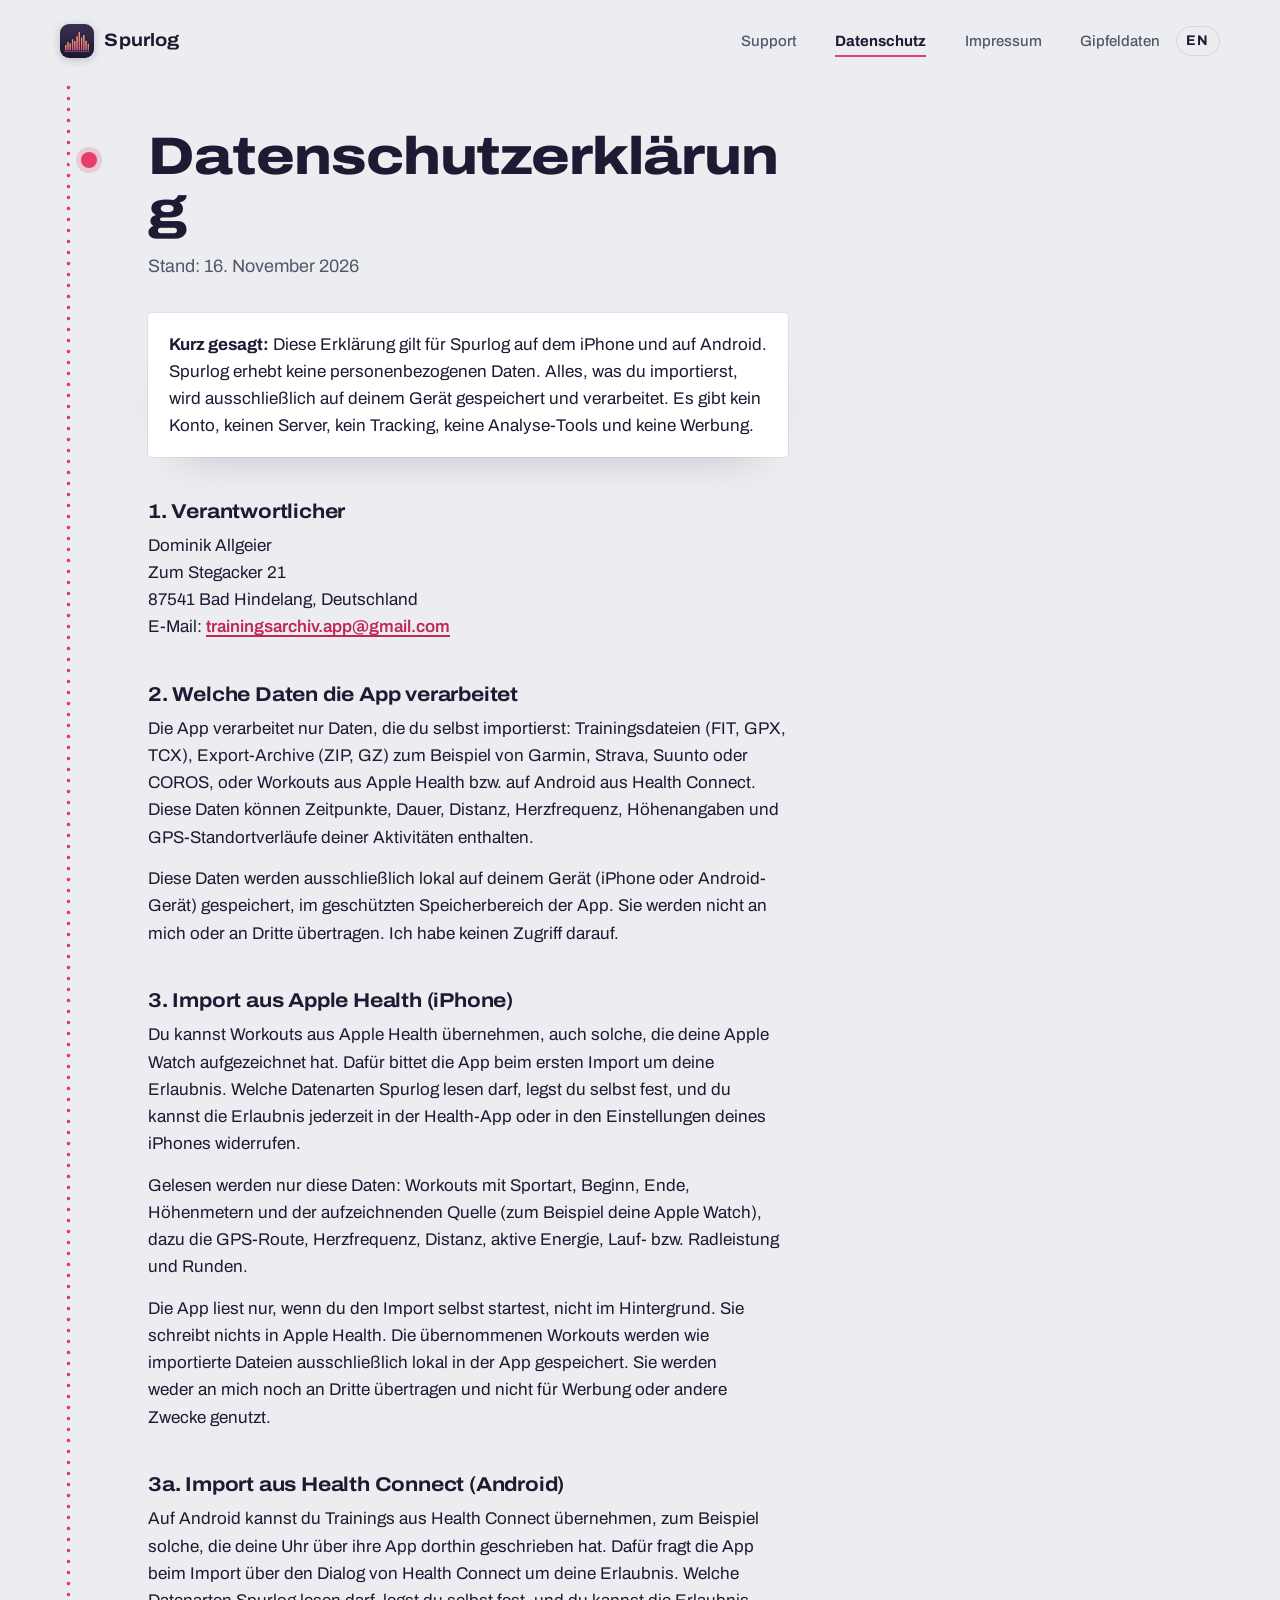
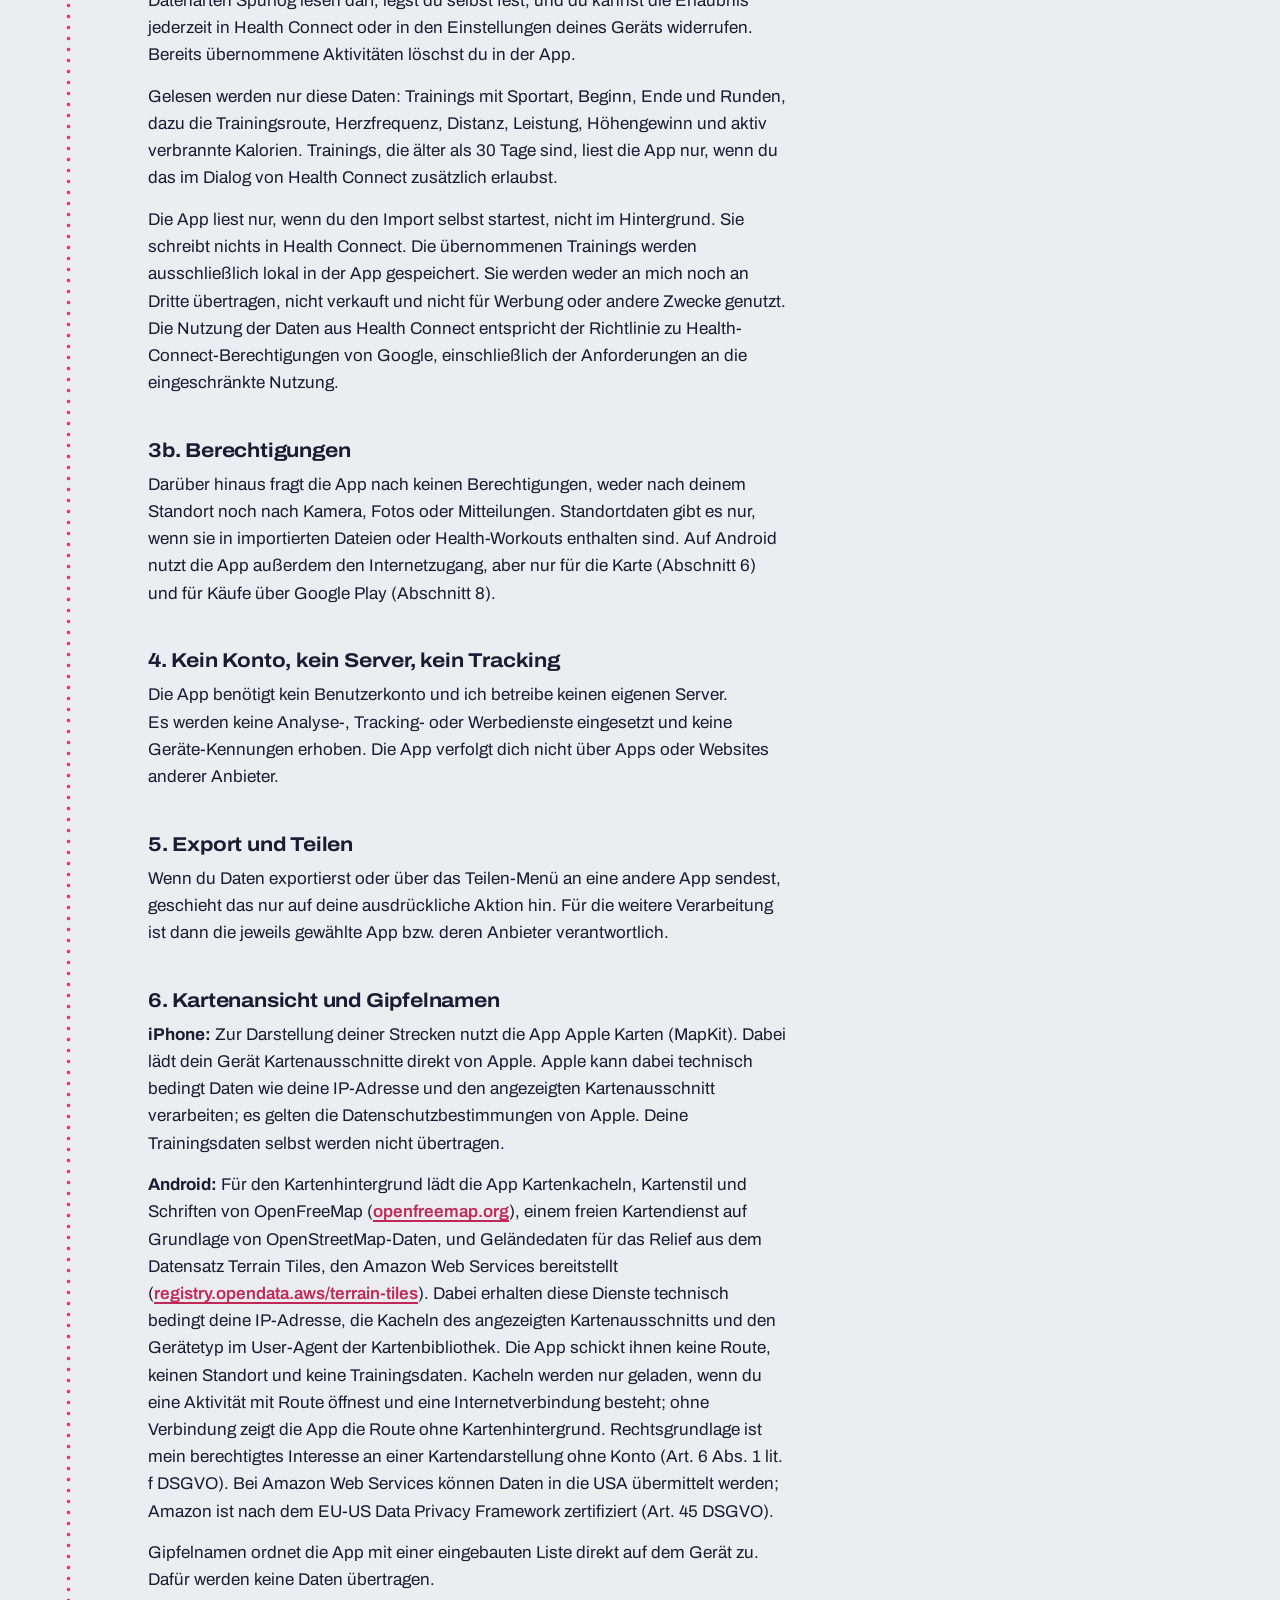
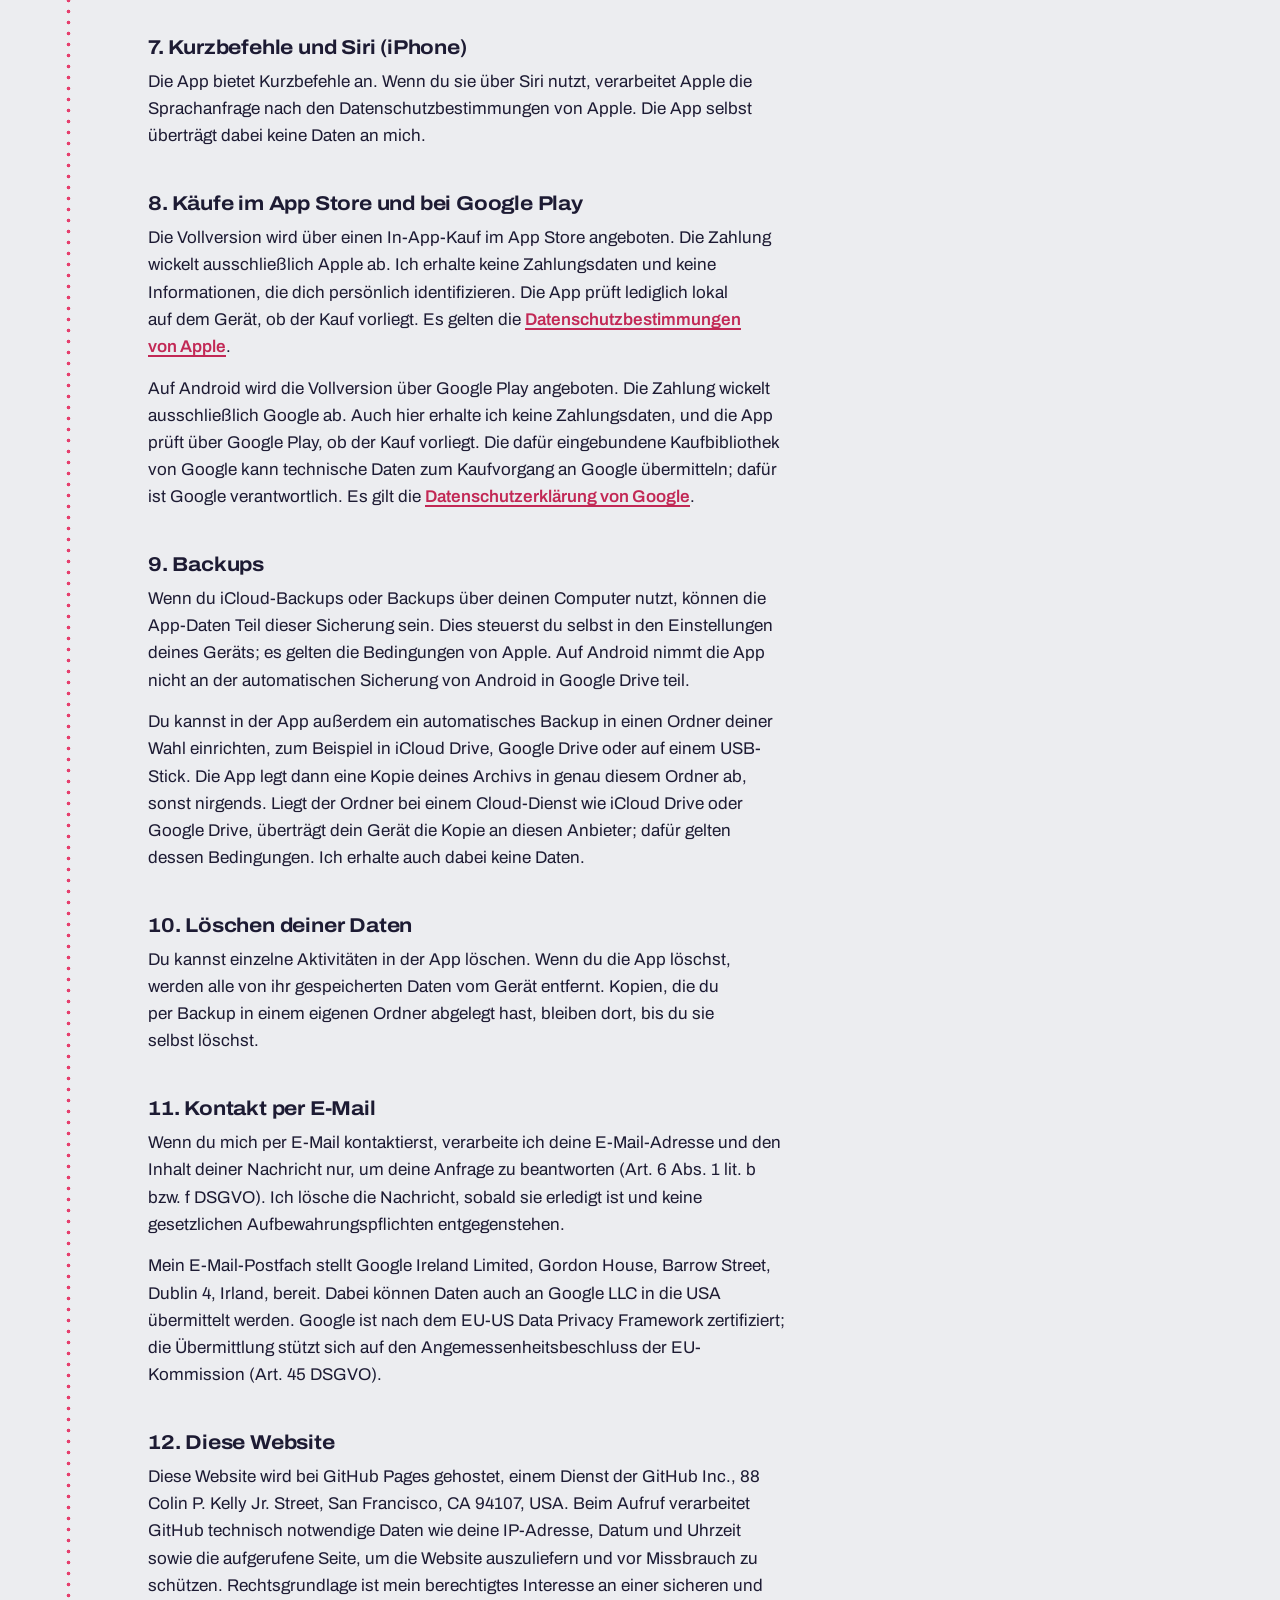
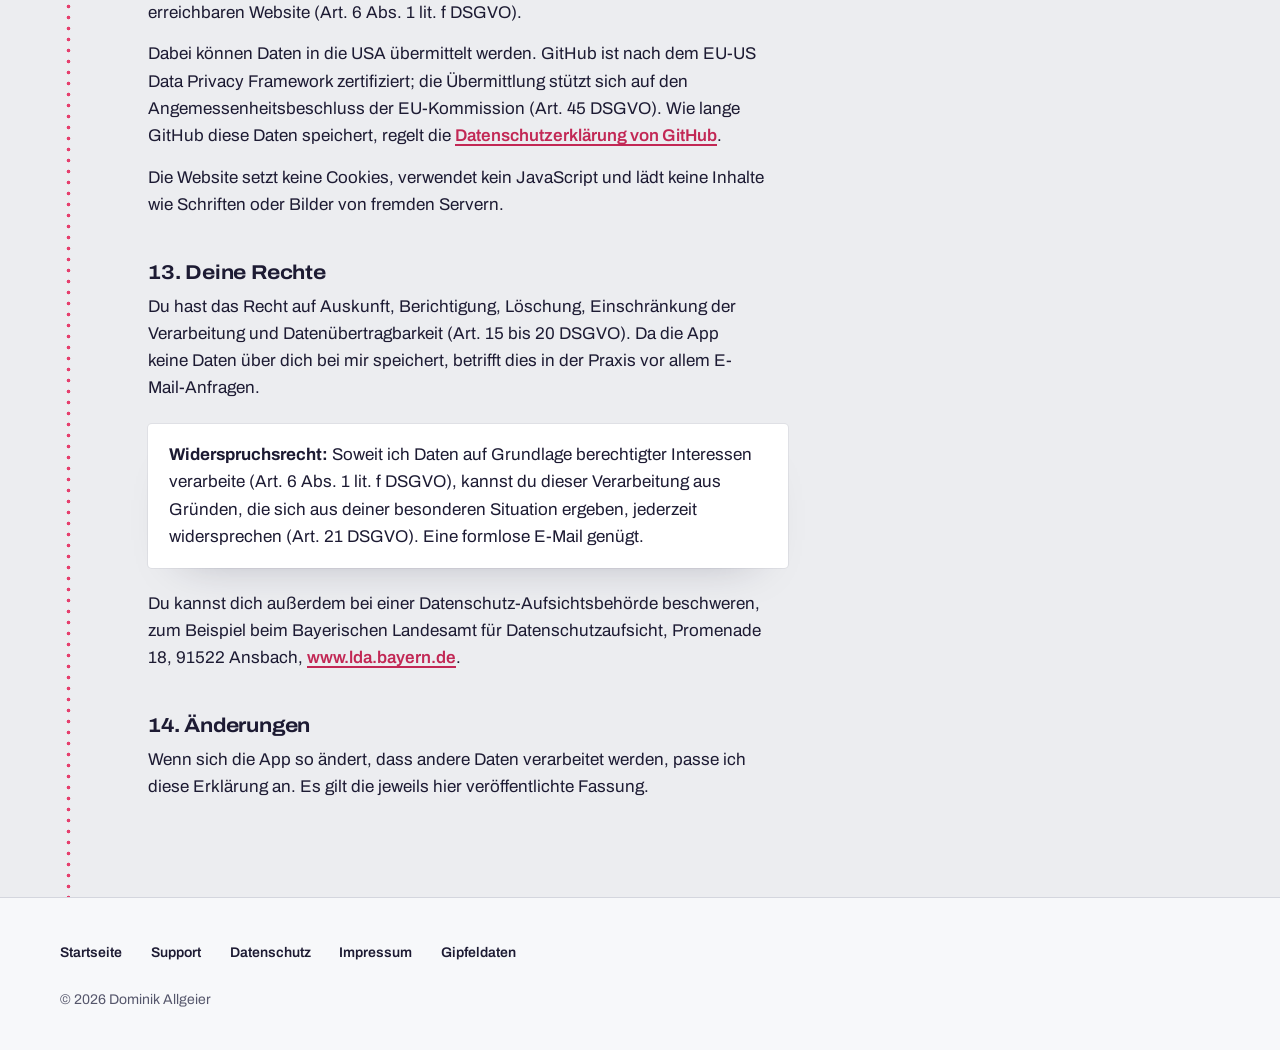
<file: datenschutz.html>
<!doctype html>
<html lang="de">
<head>
<meta charset="utf-8">
<meta name="viewport" content="width=device-width, initial-scale=1, viewport-fit=cover">
<title>Datenschutzerklärung – Spurlog</title>
<meta name="description" content="Spurlog erhebt keine personenbezogenen Daten. Alles bleibt auf deinem Gerät: kein Konto, kein Server, kein Tracking.">
<meta name="theme-color" content="#ECEDF0">
<link rel="canonical" href="https://spurlog.app/datenschutz.html">
<link rel="alternate" hreflang="de" href="https://spurlog.app/datenschutz.html">
<link rel="alternate" hreflang="en" href="https://spurlog.app/en/privacy.html">
<link rel="icon" href="img/favicon.png">
<link rel="apple-touch-icon" href="img/apple-touch-icon.png">
<link rel="preload" href="fonts/archivo-latin-wdth-normal.woff2" as="font" type="font/woff2" crossorigin>
<link rel="stylesheet" href="style.css">
</head>
<body>
<a class="skip" href="#inhalt">Zum Inhalt springen</a>
<header class="top">
  <div class="wrap">
    <a class="brand" href="./" aria-label="Spurlog, zur Startseite"><img src="img/icon-256.png" alt="" width="34" height="34">Spurlog</a>
    <nav class="nav" aria-label="Seiten"><a href="support.html">Support</a><a href="datenschutz.html" aria-current="page">Datenschutz</a><a href="impressum.html">Impressum</a><a href="gipfeldaten.html">Gipfeldaten</a></nav>
    <a class="lang" href="en/privacy.html" hreflang="en" lang="en" aria-label="This page in English">EN</a>
  </div>
</header>
<main id="inhalt">
<div class="wrap doc">
<h1>Datenschutzerklärung</h1>
<p class="meta">Stand: 16. November 2026</p>

<div class="box"><p><strong>Kurz gesagt:</strong> Diese Erklärung gilt für Spurlog auf dem iPhone und auf Android. Spurlog erhebt keine personenbezogenen Daten. Alles, was du importierst, wird ausschließlich auf deinem Gerät gespeichert und verarbeitet. Es gibt kein Konto, keinen Server, kein Tracking, keine Analyse-Tools und keine Werbung.</p></div>

<h2>1. Verantwortlicher</h2>
<p>Dominik Allgeier<br>
Zum Stegacker 21<br>
87541 Bad Hindelang, Deutschland<br>
E-Mail: <a href="mailto:trainingsarchiv.app@gmail.com">trainingsarchiv.app@gmail.com</a></p>

<h2>2. Welche Daten die App verarbeitet</h2>
<p>Die App verarbeitet nur Daten, die du selbst importierst: Trainingsdateien (FIT, GPX, TCX), Export-Archive (ZIP, GZ) zum Beispiel von Garmin, Strava, Suunto oder COROS, oder Workouts aus Apple Health bzw. auf Android aus Health Connect. Diese Daten können Zeitpunkte, Dauer, Distanz, Herzfrequenz, Höhenangaben und GPS-Standortverläufe deiner Aktivitäten enthalten.</p>
<p>Diese Daten werden ausschließlich lokal auf deinem Gerät (iPhone oder Android-Gerät) gespeichert, im geschützten Speicherbereich der App. Sie werden nicht an mich oder an Dritte übertragen. Ich habe keinen Zugriff darauf.</p>

<h2>3. Import aus Apple Health (iPhone)</h2>
<p>Du kannst Workouts aus Apple Health übernehmen, auch solche, die deine Apple Watch aufgezeichnet hat. Dafür bittet die App beim ersten Import um deine Erlaubnis. Welche Datenarten Spurlog lesen darf, legst du selbst fest, und du kannst die Erlaubnis jederzeit in der Health-App oder in den Einstellungen deines iPhones widerrufen.</p>
<p>Gelesen werden nur diese Daten: Workouts mit Sportart, Beginn, Ende, Höhenmetern und der aufzeichnenden Quelle (zum Beispiel deine Apple Watch), dazu die GPS-Route, Herzfrequenz, Distanz, aktive Energie, Lauf- bzw. Radleistung und Runden.</p>
<p>Die App liest nur, wenn du den Import selbst startest, nicht im Hintergrund. Sie schreibt nichts in Apple Health. Die übernommenen Workouts werden wie importierte Dateien ausschließlich lokal in der App gespeichert. Sie werden weder an mich noch an Dritte übertragen und nicht für Werbung oder andere Zwecke genutzt.</p>

<h2>3a. Import aus Health Connect (Android)</h2>
<p>Auf Android kannst du Trainings aus Health Connect übernehmen, zum Beispiel solche, die deine Uhr über ihre App dorthin geschrieben hat. Dafür fragt die App beim Import über den Dialog von Health Connect um deine Erlaubnis. Welche Datenarten Spurlog lesen darf, legst du selbst fest, und du kannst die Erlaubnis jederzeit in Health Connect oder in den Einstellungen deines Geräts widerrufen. Bereits übernommene Aktivitäten löschst du in der App.</p>
<p>Gelesen werden nur diese Daten: Trainings mit Sportart, Beginn, Ende und Runden, dazu die Trainingsroute, Herzfrequenz, Distanz, Leistung, Höhengewinn und aktiv verbrannte Kalorien. Trainings, die älter als 30 Tage sind, liest die App nur, wenn du das im Dialog von Health Connect zusätzlich erlaubst.</p>
<p>Die App liest nur, wenn du den Import selbst startest, nicht im Hintergrund. Sie schreibt nichts in Health Connect. Die übernommenen Trainings werden ausschließlich lokal in der App gespeichert. Sie werden weder an mich noch an Dritte übertragen, nicht verkauft und nicht für Werbung oder andere Zwecke genutzt. Die Nutzung der Daten aus Health Connect entspricht der Richtlinie zu Health-Connect-Berechtigungen von Google, einschließlich der Anforderungen an die eingeschränkte Nutzung.</p>

<h2>3b. Berechtigungen</h2>
<p>Darüber hinaus fragt die App nach keinen Berechtigungen, weder nach deinem Standort noch nach Kamera, Fotos oder Mitteilungen. Standortdaten gibt es nur, wenn sie in importierten Dateien oder Health-Workouts enthalten sind. Auf Android nutzt die App außerdem den Internetzugang, aber nur für die Karte (Abschnitt 6) und für Käufe über Google Play (Abschnitt 8).</p>

<h2>4. Kein Konto, kein Server, kein Tracking</h2>
<p>Die App benötigt kein Benutzerkonto und ich betreibe keinen eigenen Server. Es werden keine Analyse-, Tracking- oder Werbedienste eingesetzt und keine Geräte-Kennungen erhoben. Die App verfolgt dich nicht über Apps oder Websites anderer Anbieter.</p>

<h2>5. Export und Teilen</h2>
<p>Wenn du Daten exportierst oder über das Teilen-Menü an eine andere App sendest, geschieht das nur auf deine ausdrückliche Aktion hin. Für die weitere Verarbeitung ist dann die jeweils gewählte App bzw. deren Anbieter verantwortlich.</p>

<h2>6. Kartenansicht und Gipfelnamen</h2>
<p><strong>iPhone:</strong> Zur Darstellung deiner Strecken nutzt die App Apple Karten (MapKit). Dabei lädt dein Gerät Kartenausschnitte direkt von Apple. Apple kann dabei technisch bedingt Daten wie deine IP-Adresse und den angezeigten Kartenausschnitt verarbeiten; es gelten die Datenschutzbestimmungen von Apple. Deine Trainingsdaten selbst werden nicht übertragen.</p>
<p><strong>Android:</strong> Für den Kartenhintergrund lädt die App Kartenkacheln, Kartenstil und Schriften von OpenFreeMap (<a href="https://openfreemap.org">openfreemap.org</a>), einem freien Kartendienst auf Grundlage von OpenStreetMap-Daten, und Geländedaten für das Relief aus dem Datensatz Terrain Tiles, den Amazon Web Services bereitstellt (<a href="https://registry.opendata.aws/terrain-tiles/">registry.opendata.aws/terrain-tiles</a>). Dabei erhalten diese Dienste technisch bedingt deine IP-Adresse, die Kacheln des angezeigten Kartenausschnitts und den Gerätetyp im User-Agent der Kartenbibliothek. Die App schickt ihnen keine Route, keinen Standort und keine Trainingsdaten. Kacheln werden nur geladen, wenn du eine Aktivität mit Route öffnest und eine Internetverbindung besteht; ohne Verbindung zeigt die App die Route ohne Kartenhintergrund. Rechtsgrundlage ist mein berechtigtes Interesse an einer Kartendarstellung ohne Konto (Art. 6 Abs. 1 lit. f DSGVO). Bei Amazon Web Services können Daten in die USA übermittelt werden; Amazon ist nach dem EU-US Data Privacy Framework zertifiziert (Art. 45 DSGVO).</p>
<p>Gipfelnamen ordnet die App mit einer eingebauten Liste direkt auf dem Gerät zu. Dafür werden keine Daten übertragen.</p>

<h2>7. Kurzbefehle und Siri (iPhone)</h2>
<p>Die App bietet Kurzbefehle an. Wenn du sie über Siri nutzt, verarbeitet Apple die Sprachanfrage nach den Datenschutzbestimmungen von Apple. Die App selbst überträgt dabei keine Daten an mich.</p>

<h2>8. Käufe im App Store und bei Google Play</h2>
<p>Die Vollversion wird über einen In-App-Kauf im App Store angeboten. Die Zahlung wickelt ausschließlich Apple ab. Ich erhalte keine Zahlungsdaten und keine Informationen, die dich persönlich identifizieren. Die App prüft lediglich lokal auf dem Gerät, ob der Kauf vorliegt. Es gelten die <a href="https://www.apple.com/de/legal/privacy/">Datenschutzbestimmungen von Apple</a>.</p>
<p>Auf Android wird die Vollversion über Google Play angeboten. Die Zahlung wickelt ausschließlich Google ab. Auch hier erhalte ich keine Zahlungsdaten, und die App prüft über Google Play, ob der Kauf vorliegt. Die dafür eingebundene Kaufbibliothek von Google kann technische Daten zum Kaufvorgang an Google übermitteln; dafür ist Google verantwortlich. Es gilt die <a href="https://policies.google.com/privacy?hl=de">Datenschutzerklärung von Google</a>.</p>

<h2>9. Backups</h2>
<p>Wenn du iCloud-Backups oder Backups über deinen Computer nutzt, können die App-Daten Teil dieser Sicherung sein. Dies steuerst du selbst in den Einstellungen deines Geräts; es gelten die Bedingungen von Apple. Auf Android nimmt die App nicht an der automatischen Sicherung von Android in Google Drive teil.</p>
<p>Du kannst in der App außerdem ein automatisches Backup in einen Ordner deiner Wahl einrichten, zum Beispiel in iCloud Drive, Google Drive oder auf einem USB-Stick. Die App legt dann eine Kopie deines Archivs in genau diesem Ordner ab, sonst nirgends. Liegt der Ordner bei einem Cloud-Dienst wie iCloud Drive oder Google Drive, überträgt dein Gerät die Kopie an diesen Anbieter; dafür gelten dessen Bedingungen. Ich erhalte auch dabei keine Daten.</p>

<h2>10. Löschen deiner Daten</h2>
<p>Du kannst einzelne Aktivitäten in der App löschen. Wenn du die App löschst, werden alle von ihr gespeicherten Daten vom Gerät entfernt. Kopien, die du per Backup in einem eigenen Ordner abgelegt hast, bleiben dort, bis du sie selbst löschst.</p>

<h2>11. Kontakt per E-Mail</h2>
<p>Wenn du mich per E-Mail kontaktierst, verarbeite ich deine E-Mail-Adresse und den Inhalt deiner Nachricht nur, um deine Anfrage zu beantworten (Art. 6 Abs. 1 lit. b bzw. f DSGVO). Ich lösche die Nachricht, sobald sie erledigt ist und keine gesetzlichen Aufbewahrungspflichten entgegenstehen.</p>
<p>Mein E-Mail-Postfach stellt Google Ireland Limited, Gordon House, Barrow Street, Dublin 4, Irland, bereit. Dabei können Daten auch an Google LLC in die USA übermittelt werden. Google ist nach dem EU-US Data Privacy Framework zertifiziert; die Übermittlung stützt sich auf den Angemessenheitsbeschluss der EU-Kommission (Art. 45 DSGVO).</p>

<h2>12. Diese Website</h2>
<p>Diese Website wird bei GitHub Pages gehostet, einem Dienst der GitHub Inc., 88 Colin P. Kelly Jr. Street, San Francisco, CA 94107, USA. Beim Aufruf verarbeitet GitHub technisch notwendige Daten wie deine IP-Adresse, Datum und Uhrzeit sowie die aufgerufene Seite, um die Website auszuliefern und vor Missbrauch zu schützen. Rechtsgrundlage ist mein berechtigtes Interesse an einer sicheren und erreichbaren Website (Art. 6 Abs. 1 lit. f DSGVO).</p>
<p>Dabei können Daten in die USA übermittelt werden. GitHub ist nach dem EU-US Data Privacy Framework zertifiziert; die Übermittlung stützt sich auf den Angemessenheitsbeschluss der EU-Kommission (Art. 45 DSGVO). Wie lange GitHub diese Daten speichert, regelt die <a href="https://docs.github.com/de/site-policy/privacy-policies/github-general-privacy-statement">Datenschutzerklärung von GitHub</a>.</p>
<p>Die Website setzt keine Cookies, verwendet kein JavaScript und lädt keine Inhalte wie Schriften oder Bilder von fremden Servern.</p>

<h2>13. Deine Rechte</h2>
<p>Du hast das Recht auf Auskunft, Berichtigung, Löschung, Einschränkung der Verarbeitung und Datenübertragbarkeit (Art. 15 bis 20 DSGVO). Da die App keine Daten über dich bei mir speichert, betrifft dies in der Praxis vor allem E-Mail-Anfragen.</p>
<div class="box"><p><strong>Widerspruchsrecht:</strong> Soweit ich Daten auf Grundlage berechtigter Interessen verarbeite (Art. 6 Abs. 1 lit. f DSGVO), kannst du dieser Verarbeitung aus Gründen, die sich aus deiner besonderen Situation ergeben, jederzeit widersprechen (Art. 21 DSGVO). Eine formlose E-Mail genügt.</p></div>
<p>Du kannst dich außerdem bei einer Datenschutz-Aufsichtsbehörde beschweren, zum Beispiel beim Bayerischen Landesamt für Datenschutzaufsicht, Promenade 18, 91522 Ansbach, <a href="https://www.lda.bayern.de">www.lda.bayern.de</a>.</p>

<h2>14. Änderungen</h2>
<p>Wenn sich die App so ändert, dass andere Daten verarbeitet werden, passe ich diese Erklärung an. Es gilt die jeweils hier veröffentlichte Fassung.</p>
</div>
</main>
<footer class="foot">
  <div class="wrap">
    <nav aria-label="Alle Seiten"><a href="./">Startseite</a><a href="support.html">Support</a><a href="datenschutz.html">Datenschutz</a><a href="impressum.html">Impressum</a><a href="gipfeldaten.html">Gipfeldaten</a></nav>
    <p>© 2026 Dominik Allgeier</p>
  </div>
</footer>
</body>
</html>
</file>
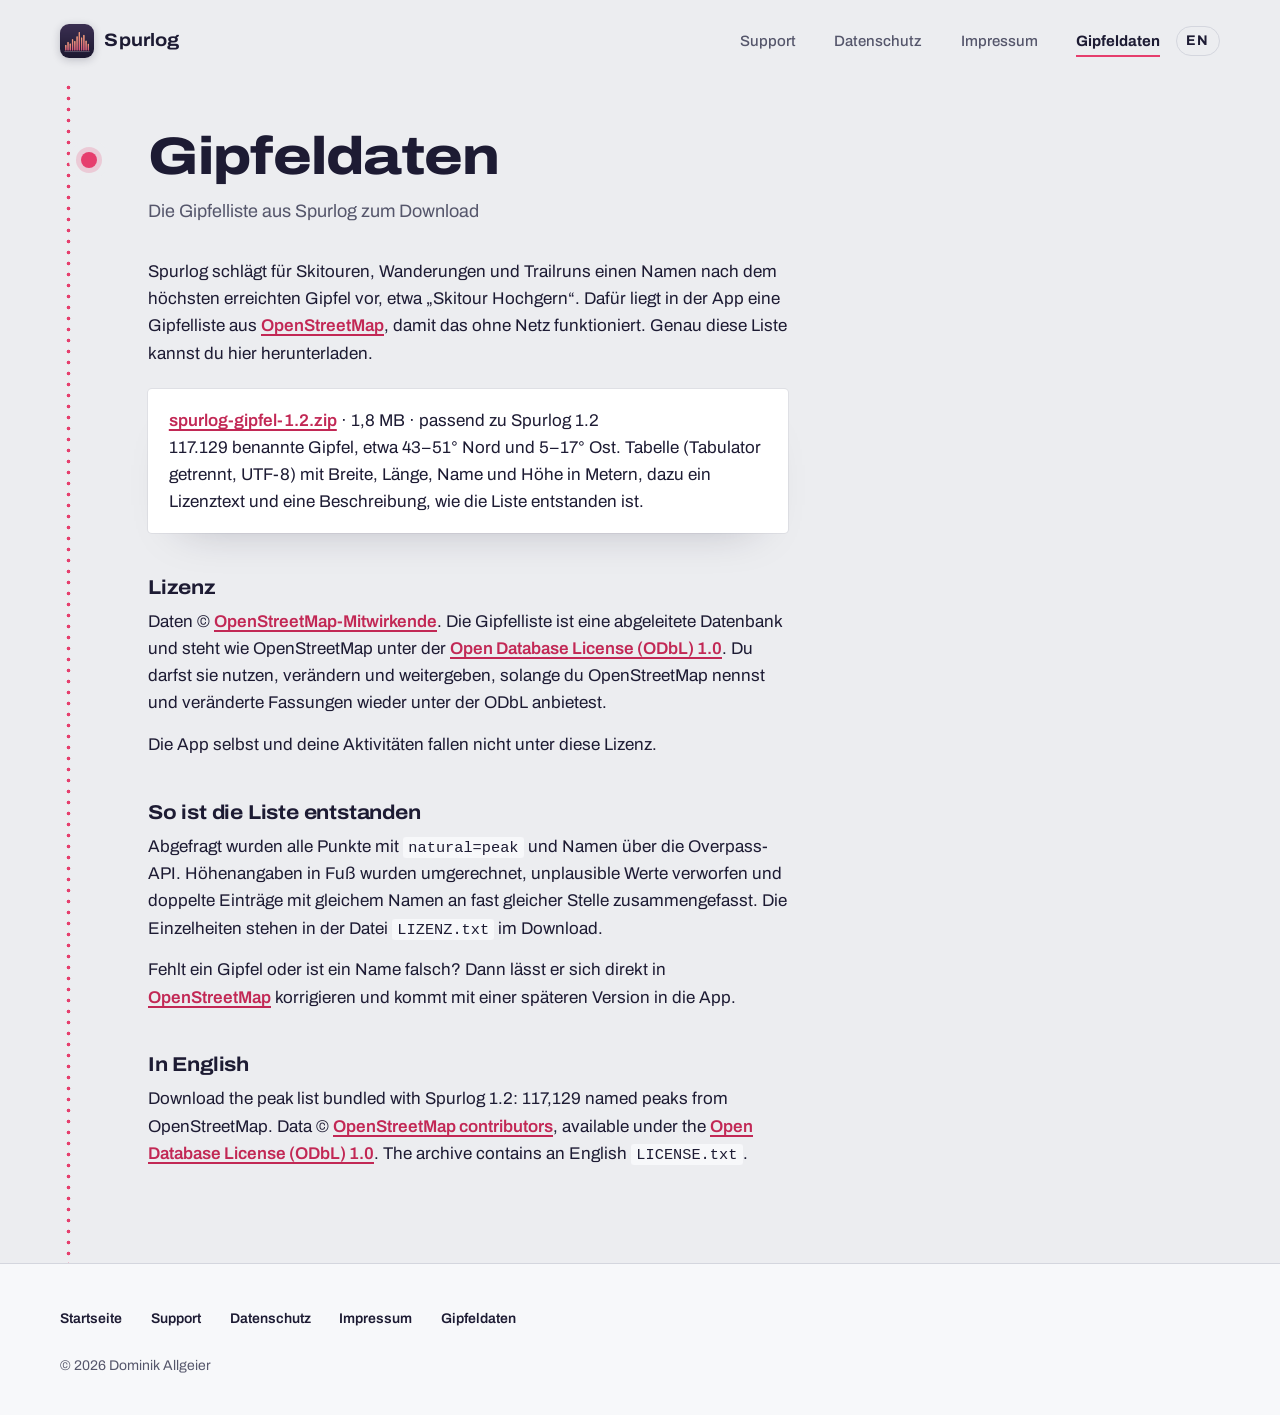
<file: gipfeldaten.html>
<!doctype html>
<html lang="de">
<head>
<meta charset="utf-8">
<meta name="viewport" content="width=device-width, initial-scale=1, viewport-fit=cover">
<title>Gipfeldaten – Spurlog</title>
<meta name="description" content="Die Gipfelliste aus Spurlog zum Download. Daten © OpenStreetMap-Mitwirkende, Open Database License.">
<meta name="theme-color" content="#ECEDF0">
<link rel="canonical" href="https://spurlog.app/gipfeldaten.html">
<link rel="alternate" hreflang="de" href="https://spurlog.app/gipfeldaten.html">
<link rel="alternate" hreflang="en" href="https://spurlog.app/en/summit-data.html">
<link rel="icon" href="img/favicon.png">
<link rel="apple-touch-icon" href="img/apple-touch-icon.png">
<link rel="preload" href="fonts/archivo-latin-wdth-normal.woff2" as="font" type="font/woff2" crossorigin>
<link rel="stylesheet" href="style.css">
</head>
<body>
<a class="skip" href="#inhalt">Zum Inhalt springen</a>
<header class="top">
  <div class="wrap">
    <a class="brand" href="./" aria-label="Spurlog, zur Startseite"><img src="img/icon-256.png" alt="" width="34" height="34">Spurlog</a>
    <nav class="nav" aria-label="Seiten"><a href="support.html">Support</a><a href="datenschutz.html">Datenschutz</a><a href="impressum.html">Impressum</a><a href="gipfeldaten.html" aria-current="page">Gipfeldaten</a></nav>
    <a class="lang" href="en/summit-data.html" hreflang="en" lang="en" aria-label="This page in English">EN</a>
  </div>
</header>
<main id="inhalt">
<div class="wrap doc">
<h1>Gipfeldaten</h1>
<p class="meta">Die Gipfelliste aus Spurlog zum Download</p>

<p>Spurlog schlägt für Skitouren, Wanderungen und Trailruns einen Namen nach dem höchsten erreichten Gipfel vor, etwa „Skitour Hochgern“. Dafür liegt in der App eine Gipfelliste aus <a href="https://www.openstreetmap.org/copyright">OpenStreetMap</a>, damit das ohne Netz funktioniert. Genau diese Liste kannst du hier herunterladen.</p>

<div class="box"><p><strong><a href="daten/spurlog-gipfel-1.2.zip" download>spurlog-gipfel-1.2.zip</a></strong> · 1,8 MB · passend zu Spurlog 1.2<br>
117.129 benannte Gipfel, etwa 43–51° Nord und 5–17° Ost. Tabelle (Tabulator getrennt, UTF-8) mit Breite, Länge, Name und Höhe in Metern, dazu ein Lizenztext und eine Beschreibung, wie die Liste entstanden ist.</p></div>

<h2>Lizenz</h2>
<p>Daten © <a href="https://www.openstreetmap.org/copyright">OpenStreetMap-Mitwirkende</a>. Die Gipfelliste ist eine abgeleitete Datenbank und steht wie OpenStreetMap unter der <a href="https://opendatacommons.org/licenses/odbl/1-0/">Open Database License (ODbL) 1.0</a>. Du darfst sie nutzen, verändern und weitergeben, solange du OpenStreetMap nennst und veränderte Fassungen wieder unter der ODbL anbietest.</p>
<p>Die App selbst und deine Aktivitäten fallen nicht unter diese Lizenz.</p>

<h2>So ist die Liste entstanden</h2>
<p>Abgefragt wurden alle Punkte mit <code>natural=peak</code> und Namen über die Overpass-API. Höhenangaben in Fuß wurden umgerechnet, unplausible Werte verworfen und doppelte Einträge mit gleichem Namen an fast gleicher Stelle zusammengefasst. Die Einzelheiten stehen in der Datei <code>LIZENZ.txt</code> im Download.</p>
<p>Fehlt ein Gipfel oder ist ein Name falsch? Dann lässt er sich direkt in <a href="https://www.openstreetmap.org">OpenStreetMap</a> korrigieren und kommt mit einer späteren Version in die App.</p>

<h2 lang="en">In English</h2>
<p lang="en">Download the peak list bundled with Spurlog 1.2: 117,129 named peaks from OpenStreetMap. Data © <a href="https://www.openstreetmap.org/copyright">OpenStreetMap contributors</a>, available under the <a href="https://opendatacommons.org/licenses/odbl/1-0/">Open Database License (ODbL) 1.0</a>. The archive contains an English <code>LICENSE.txt</code>.</p>
</div>
</main>
<footer class="foot">
  <div class="wrap">
    <nav aria-label="Alle Seiten"><a href="./">Startseite</a><a href="support.html">Support</a><a href="datenschutz.html">Datenschutz</a><a href="impressum.html">Impressum</a><a href="gipfeldaten.html">Gipfeldaten</a></nav>
    <p>© 2026 Dominik Allgeier</p>
  </div>
</footer>
</body>
</html>
</file>
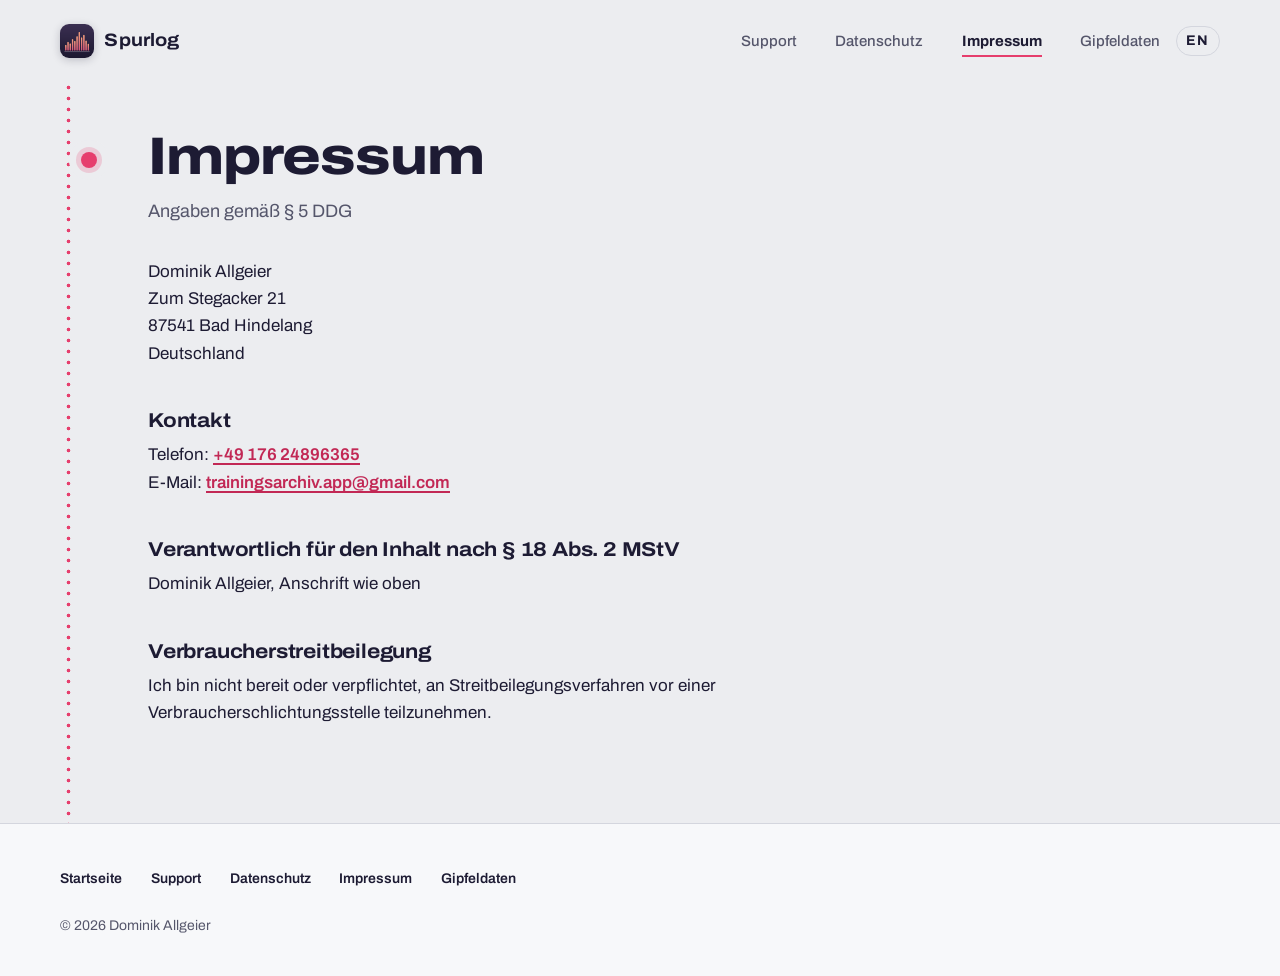
<file: impressum.html>
<!doctype html>
<html lang="de">
<head>
<meta charset="utf-8">
<meta name="viewport" content="width=device-width, initial-scale=1, viewport-fit=cover">
<title>Impressum – Spurlog</title>
<meta name="description" content="Impressum von Spurlog: Anbieter, Anschrift und Kontakt.">
<meta name="theme-color" content="#ECEDF0">
<link rel="canonical" href="https://spurlog.app/impressum.html">
<link rel="alternate" hreflang="de" href="https://spurlog.app/impressum.html">
<link rel="alternate" hreflang="en" href="https://spurlog.app/en/legal-notice.html">
<link rel="icon" href="img/favicon.png">
<link rel="apple-touch-icon" href="img/apple-touch-icon.png">
<link rel="preload" href="fonts/archivo-latin-wdth-normal.woff2" as="font" type="font/woff2" crossorigin>
<link rel="stylesheet" href="style.css">
</head>
<body>
<a class="skip" href="#inhalt">Zum Inhalt springen</a>
<header class="top">
  <div class="wrap">
    <a class="brand" href="./" aria-label="Spurlog, zur Startseite"><img src="img/icon-256.png" alt="" width="34" height="34">Spurlog</a>
    <nav class="nav" aria-label="Seiten"><a href="support.html">Support</a><a href="datenschutz.html">Datenschutz</a><a href="impressum.html" aria-current="page">Impressum</a><a href="gipfeldaten.html">Gipfeldaten</a></nav>
    <a class="lang" href="en/legal-notice.html" hreflang="en" lang="en" aria-label="This page in English">EN</a>
  </div>
</header>
<main id="inhalt">
<div class="wrap doc">
<h1>Impressum</h1>
<p class="meta">Angaben gemäß § 5 DDG</p>
<p>Dominik Allgeier<br>
Zum Stegacker 21<br>
87541 Bad Hindelang<br>
Deutschland</p>
<h2>Kontakt</h2>
<p>Telefon: <a href="tel:+4917624896365">+49 176 24896365</a><br>
E-Mail: <a href="mailto:trainingsarchiv.app@gmail.com">trainingsarchiv.app@gmail.com</a></p>
<!-- USt-IdNr. / Wirtschafts-IdNr.: derzeit keine (Kleingewerbe). Sobald das Bundeszentralamt für Steuern eine Wirtschafts-Identifikationsnummer zuteilt, hier ergänzen:
<h2>Wirtschafts-Identifikationsnummer</h2>
<p>gemäß § 139c AO: DE…</p>
-->
<h2>Verantwortlich für den Inhalt nach § 18 Abs. 2 MStV</h2>
<p>Dominik Allgeier, Anschrift wie oben</p>
<h2>Verbraucherstreitbeilegung</h2>
<p>Ich bin nicht bereit oder verpflichtet, an Streitbeilegungsverfahren vor einer Verbraucherschlichtungsstelle teilzunehmen.</p>
</div>
</main>
<footer class="foot">
  <div class="wrap">
    <nav aria-label="Alle Seiten"><a href="./">Startseite</a><a href="support.html">Support</a><a href="datenschutz.html">Datenschutz</a><a href="impressum.html">Impressum</a><a href="gipfeldaten.html">Gipfeldaten</a></nav>
    <p>© 2026 Dominik Allgeier</p>
  </div>
</footer>
</body>
</html>
</file>
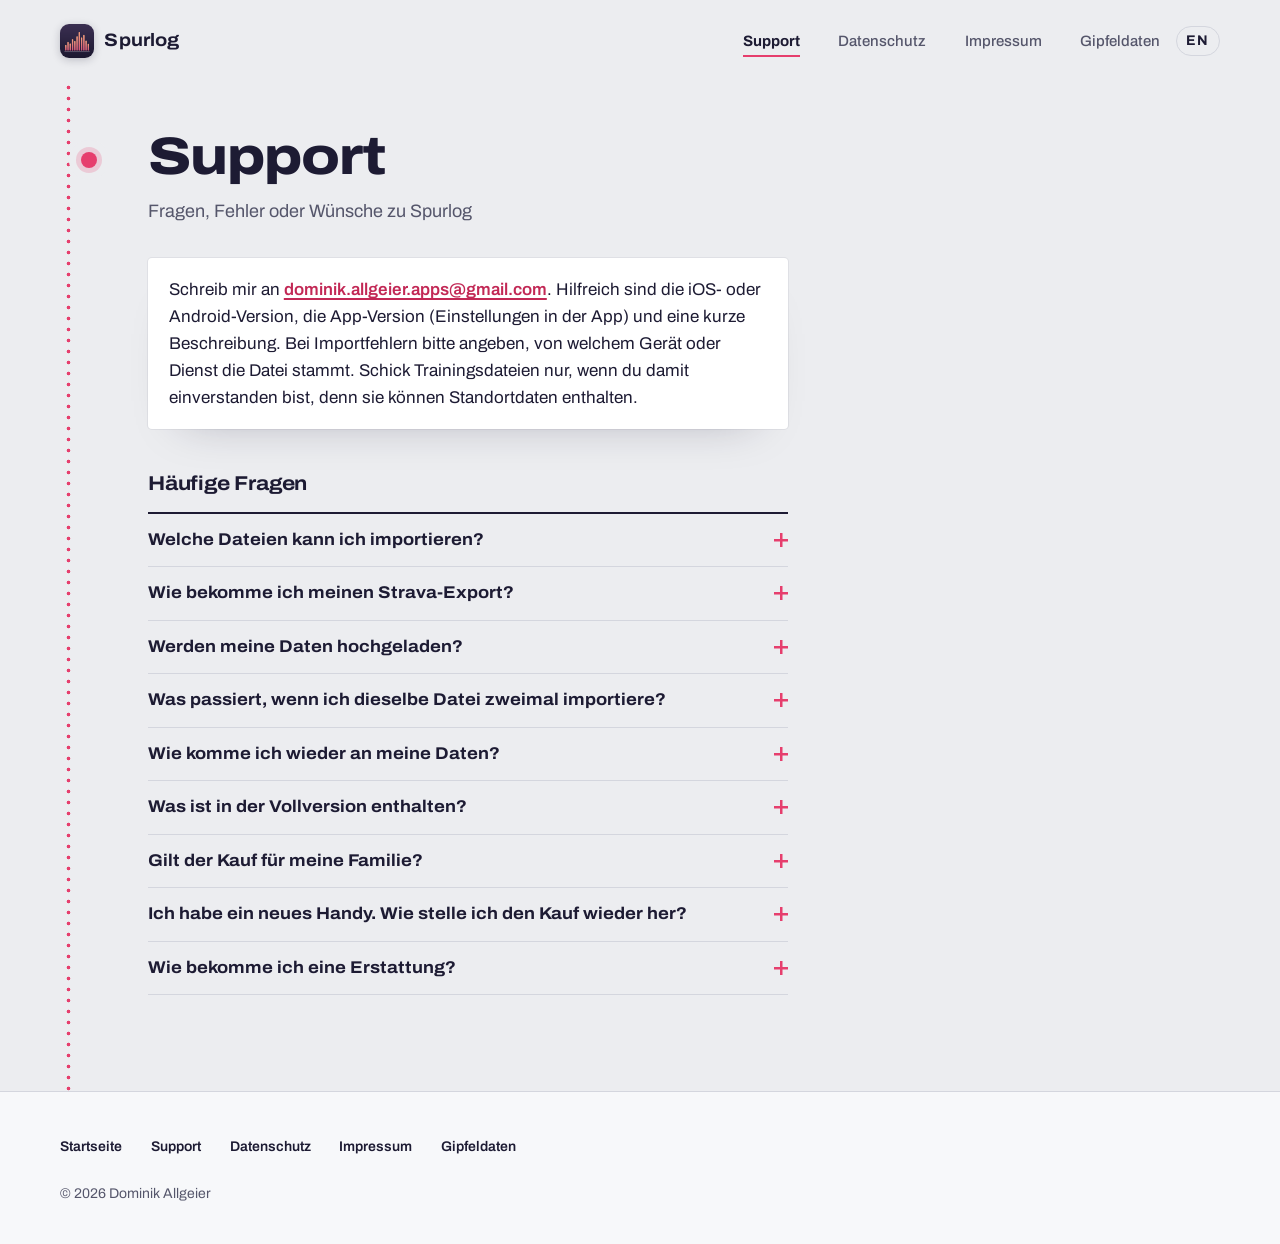
<file: support.html>
<!doctype html>
<html lang="de">
<head>
<meta charset="utf-8">
<meta name="viewport" content="width=device-width, initial-scale=1, viewport-fit=cover">
<title>Support – Spurlog</title>
<meta name="description" content="Hilfe zu Spurlog: häufige Fragen zu Import, Export, Kauf und Datenschutz, dazu die E-Mail-Adresse.">
<meta name="theme-color" content="#ECEDF0">
<link rel="canonical" href="https://spurlog.app/support.html">
<link rel="alternate" hreflang="de" href="https://spurlog.app/support.html">
<link rel="alternate" hreflang="en" href="https://spurlog.app/en/support.html">
<link rel="icon" href="img/favicon.png">
<link rel="apple-touch-icon" href="img/apple-touch-icon.png">
<link rel="preload" href="fonts/archivo-latin-wdth-normal.woff2" as="font" type="font/woff2" crossorigin>
<link rel="stylesheet" href="style.css">
</head>
<body>
<a class="skip" href="#inhalt">Zum Inhalt springen</a>
<header class="top">
  <div class="wrap">
    <a class="brand" href="./" aria-label="Spurlog, zur Startseite"><img src="img/icon-256.png" alt="" width="34" height="34">Spurlog</a>
    <nav class="nav" aria-label="Seiten"><a href="support.html" aria-current="page">Support</a><a href="datenschutz.html">Datenschutz</a><a href="impressum.html">Impressum</a><a href="gipfeldaten.html">Gipfeldaten</a></nav>
    <a class="lang" href="en/support.html" hreflang="en" lang="en" aria-label="This page in English">EN</a>
  </div>
</header>
<main id="inhalt">
<div class="wrap doc">
<h1>Support</h1>
<p class="meta">Fragen, Fehler oder Wünsche zu Spurlog</p>
<div class="box"><p>Schreib mir an <a href="mailto:dominik.allgeier.apps@gmail.com?subject=Spurlog%20Support">dominik.allgeier.apps@gmail.com</a>. Hilfreich sind die iOS- oder Android-Version, die App-Version (Einstellungen in der App) und eine kurze Beschreibung. Bei Importfehlern bitte angeben, von welchem Gerät oder Dienst die Datei stammt. Schick Trainingsdateien nur, wenn du damit einverstanden bist, denn sie können Standortdaten enthalten.</p></div>

<h2>Häufige Fragen</h2>
<div class="faq">
<details><summary>Welche Dateien kann ich importieren?</summary><p>FIT-, GPX- und TCX-Dateien (auch gepackt als .gz) sowie den vollständigen Datenexport von Strava (ZIP). Dateien kannst du über die Dateien-App oder das Teilen-Menü an Spurlog senden. Spurlog übernimmt außerdem Workouts aus Apple Health, auch von der Apple Watch. Auf Android kommen sie aus Health Connect.</p></details>
<details id="strava-export"><summary>Wie bekomme ich meinen Strava-Export?</summary><p>Auf strava.com unter Einstellungen → Mein Konto → „Deinen Account herunterladen“ einen Export anfordern. Strava schickt dir einen Link per E-Mail. Die ZIP-Datei kannst du anschließend direkt in Spurlog importieren.</p></details>
<details><summary>Werden meine Daten hochgeladen?</summary><p>Nein. Alle Daten bleiben auf deinem Gerät. Es gibt kein Konto und keinen Server. Nur wenn du selbst ein Backup in einen Cloud-Ordner wie iCloud Drive einrichtest, landet dort eine Kopie. Details in der <a href="datenschutz.html">Datenschutzerklärung</a>.</p></details>
<details><summary>Was passiert, wenn ich dieselbe Datei zweimal importiere?</summary><p>Nichts Schlimmes. Bereits importierte Aktivitäten werden erkannt und nicht doppelt angelegt.</p></details>
<details><summary>Wie komme ich wieder an meine Daten?</summary><p>Über den Export in der App: einzelne Aktivitäten als FIT, GPX oder CSV, oder das ganze Archiv als ZIP. Deine Rohdaten, die Aktivitätsliste, die Detailansicht und der Export sind immer kostenlos.</p></details>
<details><summary>Was ist in der Vollversion enthalten?</summary><p>Die Vollversion ist ein einmaliger Kauf ohne Abo und schaltet Auswertungen wie Trainingslast, Bestzeiten und den Jahresrückblick frei.</p></details>
<details><summary>Gilt der Kauf für meine Familie?</summary><p>Auf dem iPhone ja: Die Vollversion unterstützt die Familienfreigabe von Apple.</p></details>
<details><summary>Ich habe ein neues Handy. Wie stelle ich den Kauf wieder her?</summary><p>In der App in der Freischalt-Ansicht „Käufe wiederherstellen“ tippen und mit derselben Apple-ID anmelden. Auf Android stellt Google Play den Kauf mit deinem Google-Konto wieder her.</p></details>
<details><summary>Wie bekomme ich eine Erstattung?</summary><p>Erstattungen laufen über Apple: <a href="https://reportaproblem.apple.com">reportaproblem.apple.com</a>. Auf Android laufen sie über Google Play.</p></details>
</div>
</div>
</main>
<footer class="foot">
  <div class="wrap">
    <nav aria-label="Alle Seiten"><a href="./">Startseite</a><a href="support.html">Support</a><a href="datenschutz.html">Datenschutz</a><a href="impressum.html">Impressum</a><a href="gipfeldaten.html">Gipfeldaten</a></nav>
    <p>© 2026 Dominik Allgeier</p>
  </div>
</footer>
</body>
</html>
</file>
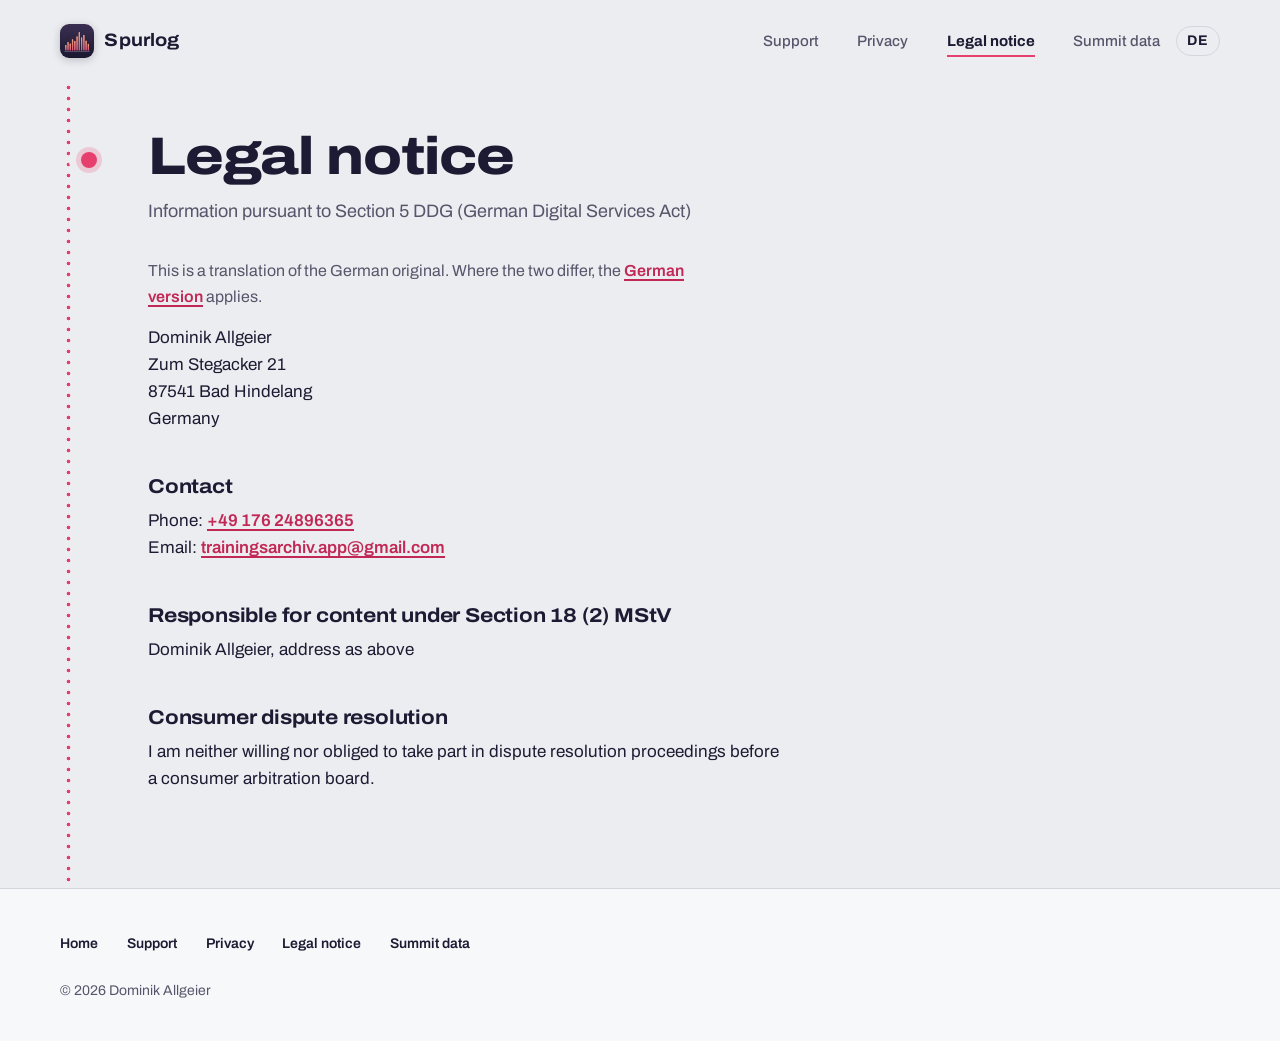
<file: en/legal-notice.html>
<!doctype html>
<html lang="en">
<head>
<meta charset="utf-8">
<meta name="viewport" content="width=device-width, initial-scale=1, viewport-fit=cover">
<title>Legal notice – Spurlog</title>
<meta name="description" content="Legal notice for Spurlog: provider, address and contact.">
<meta name="theme-color" content="#ECEDF0">
<link rel="canonical" href="https://spurlog.app/en/legal-notice.html">
<link rel="alternate" hreflang="de" href="https://spurlog.app/impressum.html">
<link rel="alternate" hreflang="en" href="https://spurlog.app/en/legal-notice.html">
<link rel="icon" href="../img/favicon.png">
<link rel="apple-touch-icon" href="../img/apple-touch-icon.png">
<link rel="preload" href="../fonts/archivo-latin-wdth-normal.woff2" as="font" type="font/woff2" crossorigin>
<link rel="stylesheet" href="../style.css">
</head>
<body>
<a class="skip" href="#inhalt">Skip to content</a>
<header class="top">
  <div class="wrap">
    <a class="brand" href="./" aria-label="Spurlog, home"><img src="../img/icon-256.png" alt="" width="34" height="34">Spurlog</a>
    <nav class="nav" aria-label="Pages"><a href="support.html">Support</a><a href="privacy.html">Privacy</a><a href="legal-notice.html" aria-current="page">Legal notice</a><a href="summit-data.html">Summit data</a></nav>
    <a class="lang" href="../impressum.html" hreflang="de" lang="de" aria-label="Diese Seite auf Deutsch">DE</a>
  </div>
</header>
<main id="inhalt">
<div class="wrap doc">
<h1>Legal notice</h1>
<p class="meta">Information pursuant to Section 5 DDG (German Digital Services Act)</p>
<p class="note">This is a translation of the German original. Where the two differ, the <a href="../impressum.html" hreflang="de">German version</a> applies.</p>
<p>Dominik Allgeier<br>
Zum Stegacker 21<br>
87541 Bad Hindelang<br>
Germany</p>
<h2>Contact</h2>
<p>Phone: <a href="tel:+4917624896365">+49 176 24896365</a><br>
Email: <a href="mailto:trainingsarchiv.app@gmail.com">trainingsarchiv.app@gmail.com</a></p>
<h2>Responsible for content under Section 18 (2) MStV</h2>
<p>Dominik Allgeier, address as above</p>
<h2>Consumer dispute resolution</h2>
<p>I am neither willing nor obliged to take part in dispute resolution proceedings before a consumer arbitration board.</p>
</div>
</main>
<footer class="foot">
  <div class="wrap">
    <nav aria-label="All pages"><a href="./">Home</a><a href="support.html">Support</a><a href="privacy.html">Privacy</a><a href="legal-notice.html">Legal notice</a><a href="summit-data.html">Summit data</a></nav>
    <p>© 2026 Dominik Allgeier</p>
  </div>
</footer>
</body>
</html>
</file>
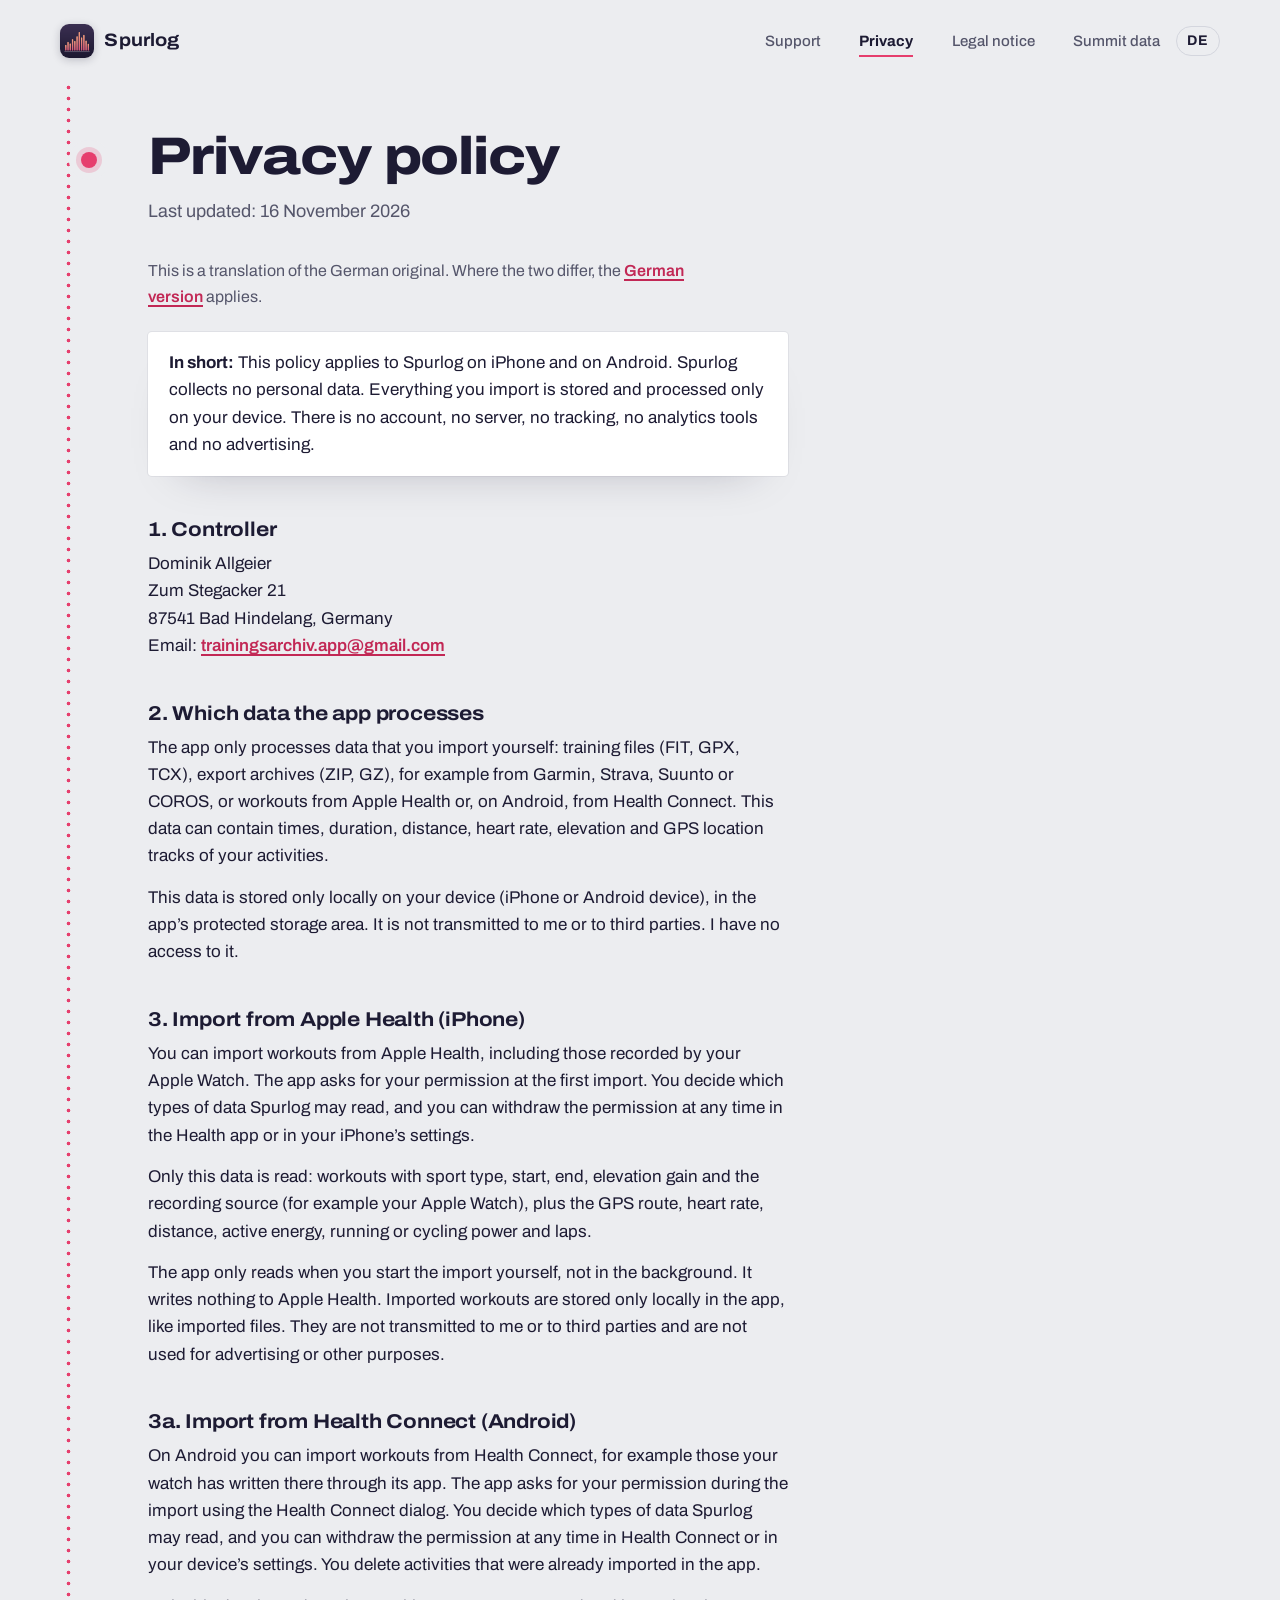
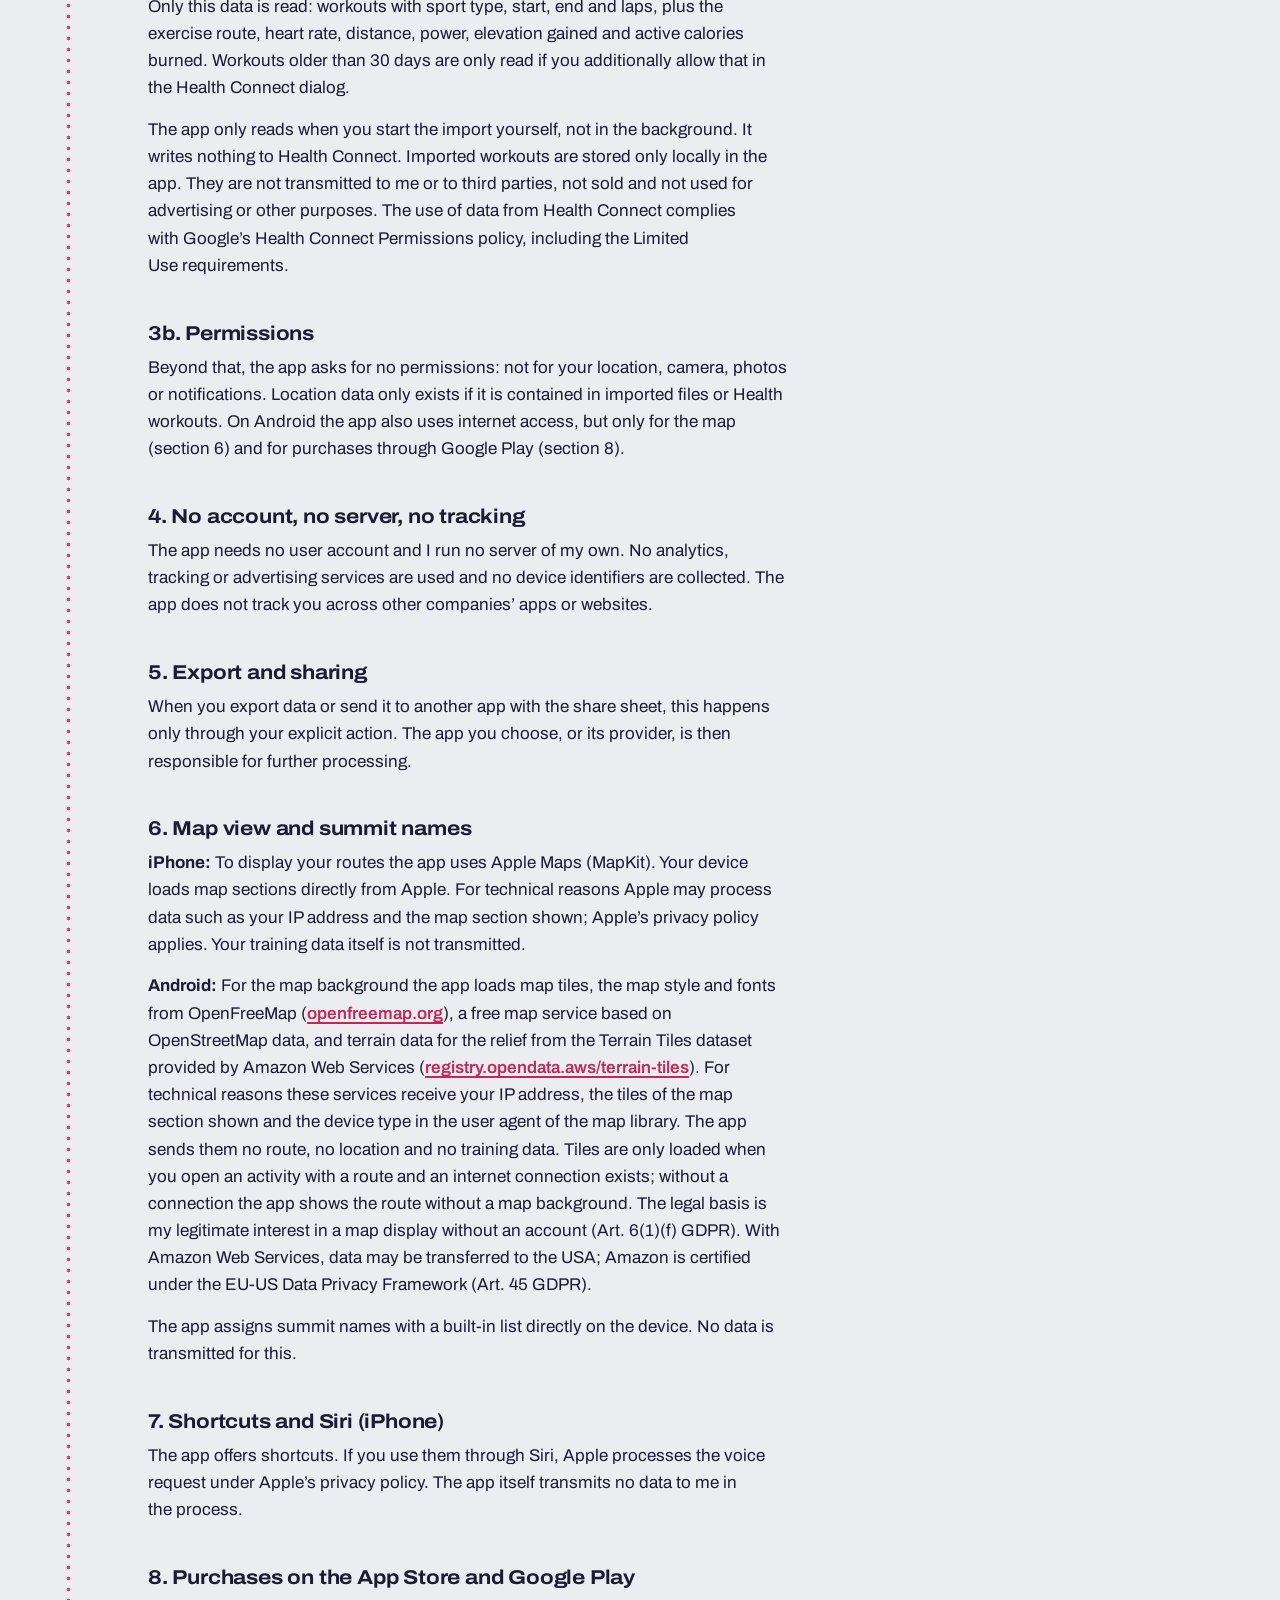
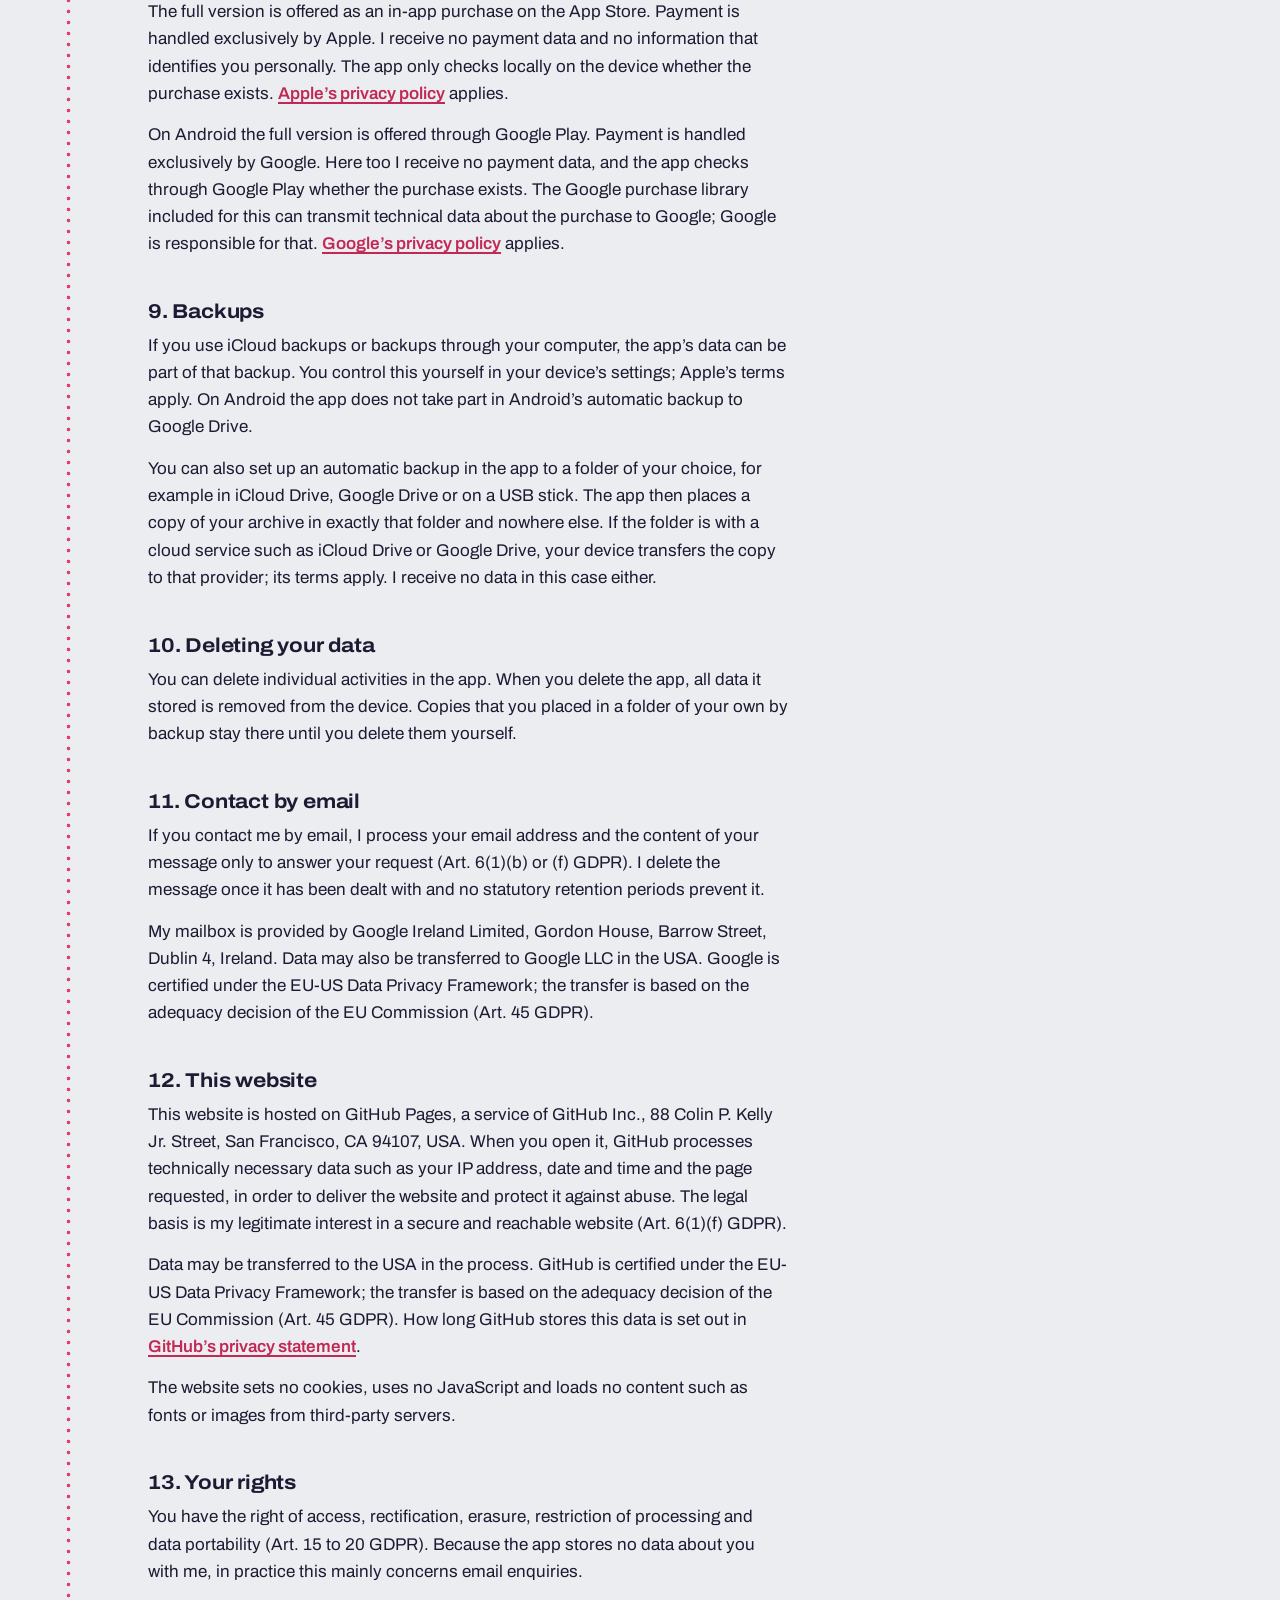
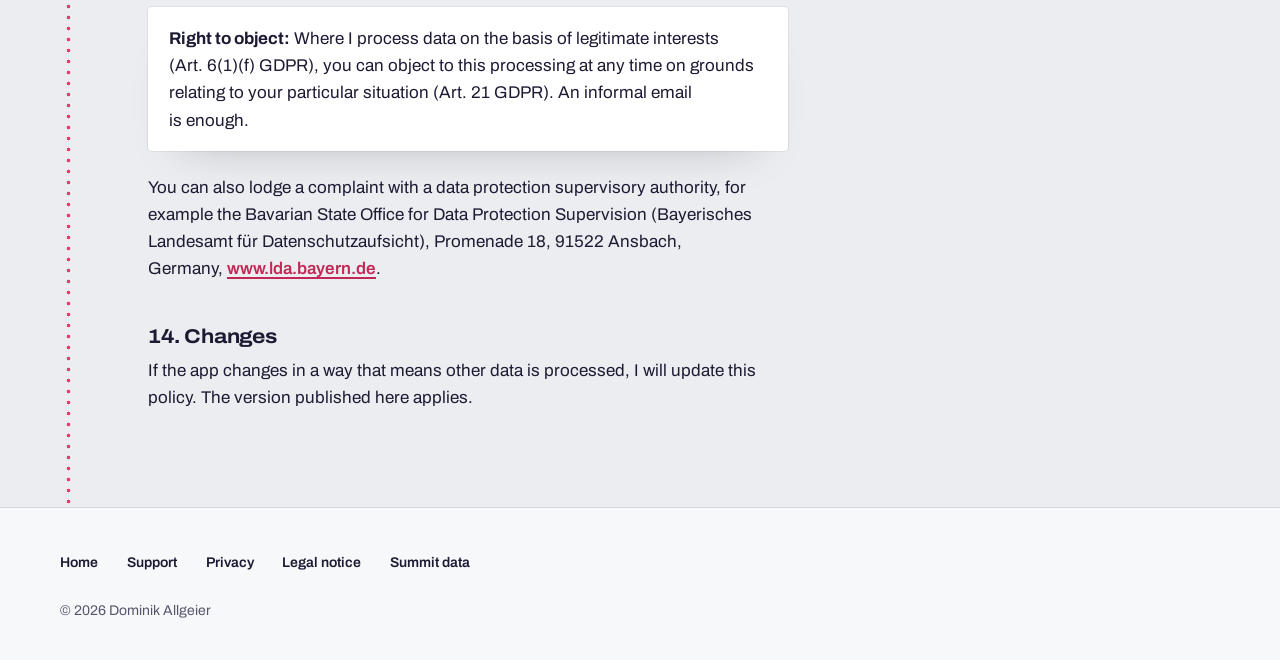
<file: en/privacy.html>
<!doctype html>
<html lang="en">
<head>
<meta charset="utf-8">
<meta name="viewport" content="width=device-width, initial-scale=1, viewport-fit=cover">
<title>Privacy policy – Spurlog</title>
<meta name="description" content="Spurlog collects no personal data. Everything stays on your device: no account, no server, no tracking.">
<meta name="theme-color" content="#ECEDF0">
<link rel="canonical" href="https://spurlog.app/en/privacy.html">
<link rel="alternate" hreflang="de" href="https://spurlog.app/datenschutz.html">
<link rel="alternate" hreflang="en" href="https://spurlog.app/en/privacy.html">
<link rel="icon" href="../img/favicon.png">
<link rel="apple-touch-icon" href="../img/apple-touch-icon.png">
<link rel="preload" href="../fonts/archivo-latin-wdth-normal.woff2" as="font" type="font/woff2" crossorigin>
<link rel="stylesheet" href="../style.css">
</head>
<body>
<a class="skip" href="#inhalt">Skip to content</a>
<header class="top">
  <div class="wrap">
    <a class="brand" href="./" aria-label="Spurlog, home"><img src="../img/icon-256.png" alt="" width="34" height="34">Spurlog</a>
    <nav class="nav" aria-label="Pages"><a href="support.html">Support</a><a href="privacy.html" aria-current="page">Privacy</a><a href="legal-notice.html">Legal notice</a><a href="summit-data.html">Summit data</a></nav>
    <a class="lang" href="../datenschutz.html" hreflang="de" lang="de" aria-label="Diese Seite auf Deutsch">DE</a>
  </div>
</header>
<main id="inhalt">
<div class="wrap doc">
<h1>Privacy policy</h1>
<p class="meta">Last updated: 16 November 2026</p>
<p class="note">This is a translation of the German original. Where the two differ, the <a href="../datenschutz.html" hreflang="de">German version</a> applies.</p>

<div class="box"><p><strong>In short:</strong> This policy applies to Spurlog on iPhone and on Android. Spurlog collects no personal data. Everything you import is stored and processed only on your device. There is no account, no server, no tracking, no analytics tools and no advertising.</p></div>

<h2>1. Controller</h2>
<p>Dominik Allgeier<br>
Zum Stegacker 21<br>
87541 Bad Hindelang, Germany<br>
Email: <a href="mailto:trainingsarchiv.app@gmail.com">trainingsarchiv.app@gmail.com</a></p>

<h2>2. Which data the app processes</h2>
<p>The app only processes data that you import yourself: training files (FIT, GPX, TCX), export archives (ZIP, GZ), for example from Garmin, Strava, Suunto or COROS, or workouts from Apple Health or, on Android, from Health Connect. This data can contain times, duration, distance, heart rate, elevation and GPS location tracks of your activities.</p>
<p>This data is stored only locally on your device (iPhone or Android device), in the app’s protected storage area. It is not transmitted to me or to third parties. I have no access to it.</p>

<h2>3. Import from Apple Health (iPhone)</h2>
<p>You can import workouts from Apple Health, including those recorded by your Apple Watch. The app asks for your permission at the first import. You decide which types of data Spurlog may read, and you can withdraw the permission at any time in the Health app or in your iPhone’s settings.</p>
<p>Only this data is read: workouts with sport type, start, end, elevation gain and the recording source (for example your Apple Watch), plus the GPS route, heart rate, distance, active energy, running or cycling power and laps.</p>
<p>The app only reads when you start the import yourself, not in the background. It writes nothing to Apple Health. Imported workouts are stored only locally in the app, like imported files. They are not transmitted to me or to third parties and are not used for advertising or other purposes.</p>

<h2>3a. Import from Health Connect (Android)</h2>
<p>On Android you can import workouts from Health Connect, for example those your watch has written there through its app. The app asks for your permission during the import using the Health Connect dialog. You decide which types of data Spurlog may read, and you can withdraw the permission at any time in Health Connect or in your device’s settings. You delete activities that were already imported in the app.</p>
<p>Only this data is read: workouts with sport type, start, end and laps, plus the exercise route, heart rate, distance, power, elevation gained and active calories burned. Workouts older than 30 days are only read if you additionally allow that in the Health Connect dialog.</p>
<p>The app only reads when you start the import yourself, not in the background. It writes nothing to Health Connect. Imported workouts are stored only locally in the app. They are not transmitted to me or to third parties, not sold and not used for advertising or other purposes. The use of data from Health Connect complies with Google’s Health Connect Permissions policy, including the Limited Use requirements.</p>

<h2>3b. Permissions</h2>
<p>Beyond that, the app asks for no permissions: not for your location, camera, photos or notifications. Location data only exists if it is contained in imported files or Health workouts. On Android the app also uses internet access, but only for the map (section 6) and for purchases through Google Play (section 8).</p>

<h2>4. No account, no server, no tracking</h2>
<p>The app needs no user account and I run no server of my own. No analytics, tracking or advertising services are used and no device identifiers are collected. The app does not track you across other companies’ apps or websites.</p>

<h2>5. Export and sharing</h2>
<p>When you export data or send it to another app with the share sheet, this happens only through your explicit action. The app you choose, or its provider, is then responsible for further processing.</p>

<h2>6. Map view and summit names</h2>
<p><strong>iPhone:</strong> To display your routes the app uses Apple Maps (MapKit). Your device loads map sections directly from Apple. For technical reasons Apple may process data such as your IP address and the map section shown; Apple’s privacy policy applies. Your training data itself is not transmitted.</p>
<p><strong>Android:</strong> For the map background the app loads map tiles, the map style and fonts from OpenFreeMap (<a href="https://openfreemap.org">openfreemap.org</a>), a free map service based on OpenStreetMap data, and terrain data for the relief from the Terrain Tiles dataset provided by Amazon Web Services (<a href="https://registry.opendata.aws/terrain-tiles/">registry.opendata.aws/terrain-tiles</a>). For technical reasons these services receive your IP address, the tiles of the map section shown and the device type in the user agent of the map library. The app sends them no route, no location and no training data. Tiles are only loaded when you open an activity with a route and an internet connection exists; without a connection the app shows the route without a map background. The legal basis is my legitimate interest in a map display without an account (Art. 6(1)(f) GDPR). With Amazon Web Services, data may be transferred to the USA; Amazon is certified under the EU-US Data Privacy Framework (Art. 45 GDPR).</p>
<p>The app assigns summit names with a built-in list directly on the device. No data is transmitted for this.</p>

<h2>7. Shortcuts and Siri (iPhone)</h2>
<p>The app offers shortcuts. If you use them through Siri, Apple processes the voice request under Apple’s privacy policy. The app itself transmits no data to me in the process.</p>

<h2>8. Purchases on the App Store and Google Play</h2>
<p>The full version is offered as an in-app purchase on the App Store. Payment is handled exclusively by Apple. I receive no payment data and no information that identifies you personally. The app only checks locally on the device whether the purchase exists. <a href="https://www.apple.com/legal/privacy/">Apple’s privacy policy</a> applies.</p>
<p>On Android the full version is offered through Google Play. Payment is handled exclusively by Google. Here too I receive no payment data, and the app checks through Google Play whether the purchase exists. The Google purchase library included for this can transmit technical data about the purchase to Google; Google is responsible for that. <a href="https://policies.google.com/privacy?hl=en">Google’s privacy policy</a> applies.</p>

<h2>9. Backups</h2>
<p>If you use iCloud backups or backups through your computer, the app’s data can be part of that backup. You control this yourself in your device’s settings; Apple’s terms apply. On Android the app does not take part in Android’s automatic backup to Google Drive.</p>
<p>You can also set up an automatic backup in the app to a folder of your choice, for example in iCloud Drive, Google Drive or on a USB stick. The app then places a copy of your archive in exactly that folder and nowhere else. If the folder is with a cloud service such as iCloud Drive or Google Drive, your device transfers the copy to that provider; its terms apply. I receive no data in this case either.</p>

<h2>10. Deleting your data</h2>
<p>You can delete individual activities in the app. When you delete the app, all data it stored is removed from the device. Copies that you placed in a folder of your own by backup stay there until you delete them yourself.</p>

<h2>11. Contact by email</h2>
<p>If you contact me by email, I process your email address and the content of your message only to answer your request (Art. 6(1)(b) or (f) GDPR). I delete the message once it has been dealt with and no statutory retention periods prevent it.</p>
<p>My mailbox is provided by Google Ireland Limited, Gordon House, Barrow Street, Dublin 4, Ireland. Data may also be transferred to Google LLC in the USA. Google is certified under the EU-US Data Privacy Framework; the transfer is based on the adequacy decision of the EU Commission (Art. 45 GDPR).</p>

<h2>12. This website</h2>
<p>This website is hosted on GitHub Pages, a service of GitHub Inc., 88 Colin P. Kelly Jr. Street, San Francisco, CA 94107, USA. When you open it, GitHub processes technically necessary data such as your IP address, date and time and the page requested, in order to deliver the website and protect it against abuse. The legal basis is my legitimate interest in a secure and reachable website (Art. 6(1)(f) GDPR).</p>
<p>Data may be transferred to the USA in the process. GitHub is certified under the EU-US Data Privacy Framework; the transfer is based on the adequacy decision of the EU Commission (Art. 45 GDPR). How long GitHub stores this data is set out in <a href="https://docs.github.com/en/site-policy/privacy-policies/github-general-privacy-statement">GitHub’s privacy statement</a>.</p>
<p>The website sets no cookies, uses no JavaScript and loads no content such as fonts or images from third-party servers.</p>

<h2>13. Your rights</h2>
<p>You have the right of access, rectification, erasure, restriction of processing and data portability (Art. 15 to 20 GDPR). Because the app stores no data about you with me, in practice this mainly concerns email enquiries.</p>
<div class="box"><p><strong>Right to object:</strong> Where I process data on the basis of legitimate interests (Art. 6(1)(f) GDPR), you can object to this processing at any time on grounds relating to your particular situation (Art. 21 GDPR). An informal email is enough.</p></div>
<p>You can also lodge a complaint with a data protection supervisory authority, for example the Bavarian State Office for Data Protection Supervision (Bayerisches Landesamt für Datenschutzaufsicht), Promenade 18, 91522 Ansbach, Germany, <a href="https://www.lda.bayern.de">www.lda.bayern.de</a>.</p>

<h2>14. Changes</h2>
<p>If the app changes in a way that means other data is processed, I will update this policy. The version published here applies.</p>
</div>
</main>
<footer class="foot">
  <div class="wrap">
    <nav aria-label="All pages"><a href="./">Home</a><a href="support.html">Support</a><a href="privacy.html">Privacy</a><a href="legal-notice.html">Legal notice</a><a href="summit-data.html">Summit data</a></nav>
    <p>© 2026 Dominik Allgeier</p>
  </div>
</footer>
</body>
</html>
</file>
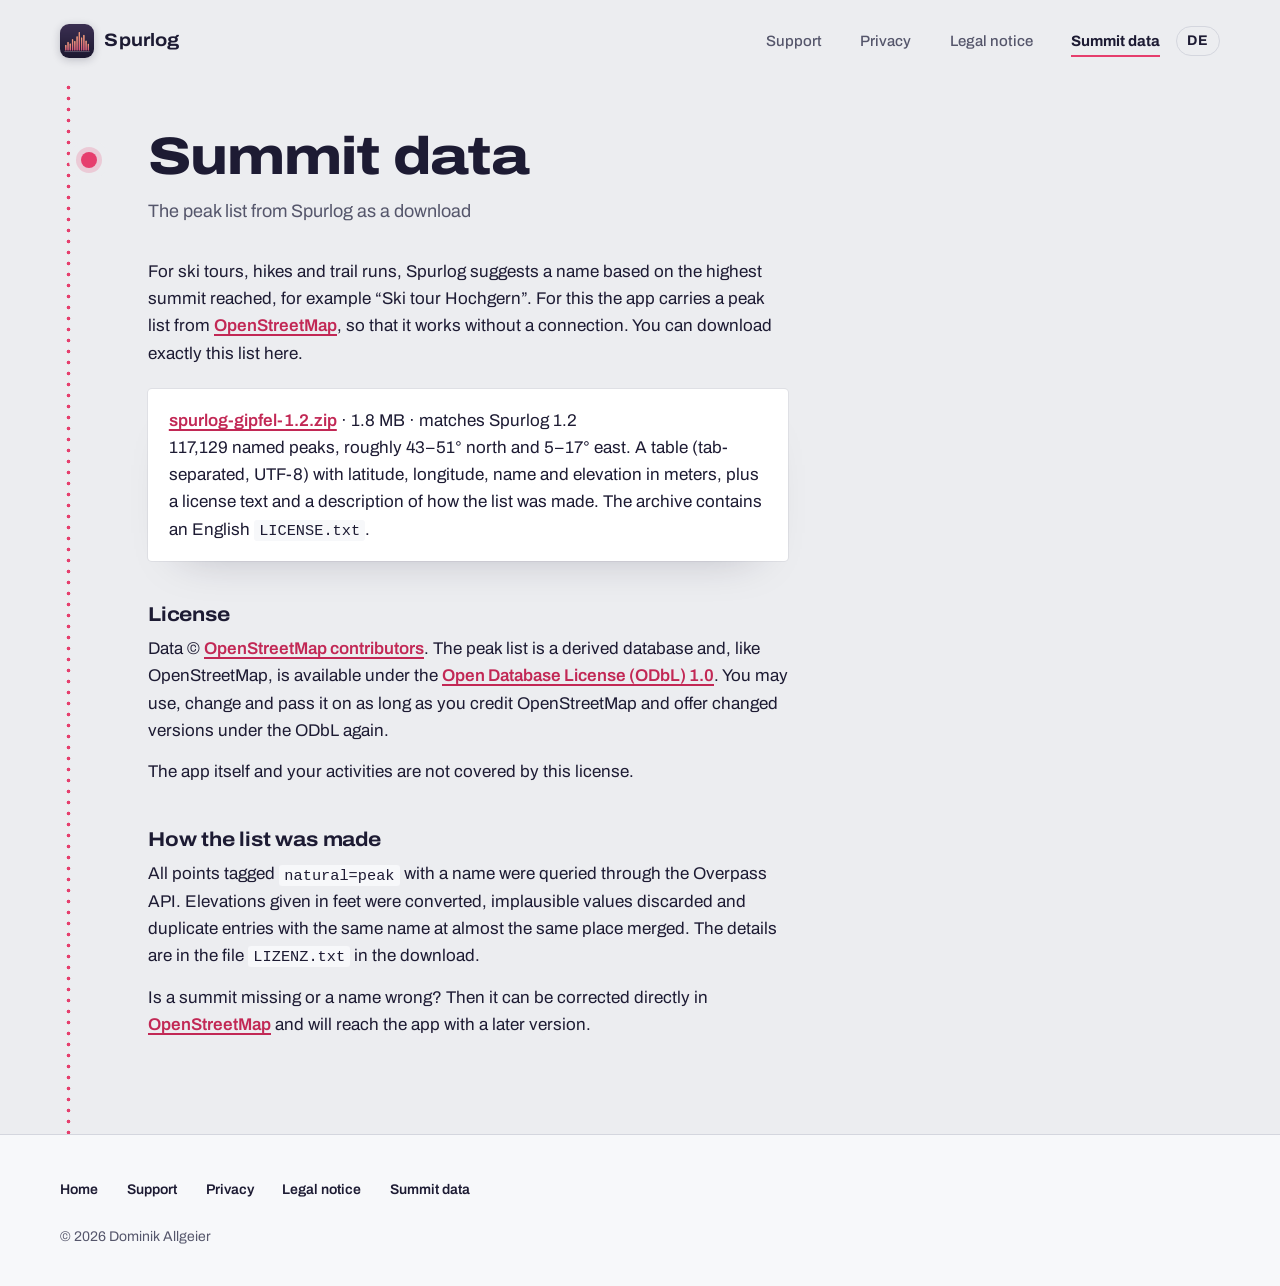
<file: en/summit-data.html>
<!doctype html>
<html lang="en">
<head>
<meta charset="utf-8">
<meta name="viewport" content="width=device-width, initial-scale=1, viewport-fit=cover">
<title>Summit data – Spurlog</title>
<meta name="description" content="The peak list bundled with Spurlog as a download. Data © OpenStreetMap contributors, Open Database License.">
<meta name="theme-color" content="#ECEDF0">
<link rel="canonical" href="https://spurlog.app/en/summit-data.html">
<link rel="alternate" hreflang="de" href="https://spurlog.app/gipfeldaten.html">
<link rel="alternate" hreflang="en" href="https://spurlog.app/en/summit-data.html">
<link rel="icon" href="../img/favicon.png">
<link rel="apple-touch-icon" href="../img/apple-touch-icon.png">
<link rel="preload" href="../fonts/archivo-latin-wdth-normal.woff2" as="font" type="font/woff2" crossorigin>
<link rel="stylesheet" href="../style.css">
</head>
<body>
<a class="skip" href="#inhalt">Skip to content</a>
<header class="top">
  <div class="wrap">
    <a class="brand" href="./" aria-label="Spurlog, home"><img src="../img/icon-256.png" alt="" width="34" height="34">Spurlog</a>
    <nav class="nav" aria-label="Pages"><a href="support.html">Support</a><a href="privacy.html">Privacy</a><a href="legal-notice.html">Legal notice</a><a href="summit-data.html" aria-current="page">Summit data</a></nav>
    <a class="lang" href="../gipfeldaten.html" hreflang="de" lang="de" aria-label="Diese Seite auf Deutsch">DE</a>
  </div>
</header>
<main id="inhalt">
<div class="wrap doc">
<h1>Summit data</h1>
<p class="meta">The peak list from Spurlog as a download</p>

<p>For ski tours, hikes and trail runs, Spurlog suggests a name based on the highest summit reached, for example “Ski tour Hochgern”. For this the app carries a peak list from <a href="https://www.openstreetmap.org/copyright">OpenStreetMap</a>, so that it works without a connection. You can download exactly this list here.</p>

<div class="box"><p><strong><a href="../daten/spurlog-gipfel-1.2.zip" download>spurlog-gipfel-1.2.zip</a></strong> · 1.8 MB · matches Spurlog 1.2<br>
117,129 named peaks, roughly 43–51° north and 5–17° east. A table (tab-separated, UTF-8) with latitude, longitude, name and elevation in meters, plus a license text and a description of how the list was made. The archive contains an English <code>LICENSE.txt</code>.</p></div>

<h2>License</h2>
<p>Data © <a href="https://www.openstreetmap.org/copyright">OpenStreetMap contributors</a>. The peak list is a derived database and, like OpenStreetMap, is available under the <a href="https://opendatacommons.org/licenses/odbl/1-0/">Open Database License (ODbL) 1.0</a>. You may use, change and pass it on as long as you credit OpenStreetMap and offer changed versions under the ODbL again.</p>
<p>The app itself and your activities are not covered by this license.</p>

<h2>How the list was made</h2>
<p>All points tagged <code>natural=peak</code> with a name were queried through the Overpass API. Elevations given in feet were converted, implausible values discarded and duplicate entries with the same name at almost the same place merged. The details are in the file <code>LIZENZ.txt</code> in the download.</p>
<p>Is a summit missing or a name wrong? Then it can be corrected directly in <a href="https://www.openstreetmap.org">OpenStreetMap</a> and will reach the app with a later version.</p>
</div>
</main>
<footer class="foot">
  <div class="wrap">
    <nav aria-label="All pages"><a href="./">Home</a><a href="support.html">Support</a><a href="privacy.html">Privacy</a><a href="legal-notice.html">Legal notice</a><a href="summit-data.html">Summit data</a></nav>
    <p>© 2026 Dominik Allgeier</p>
  </div>
</footer>
</body>
</html>
</file>
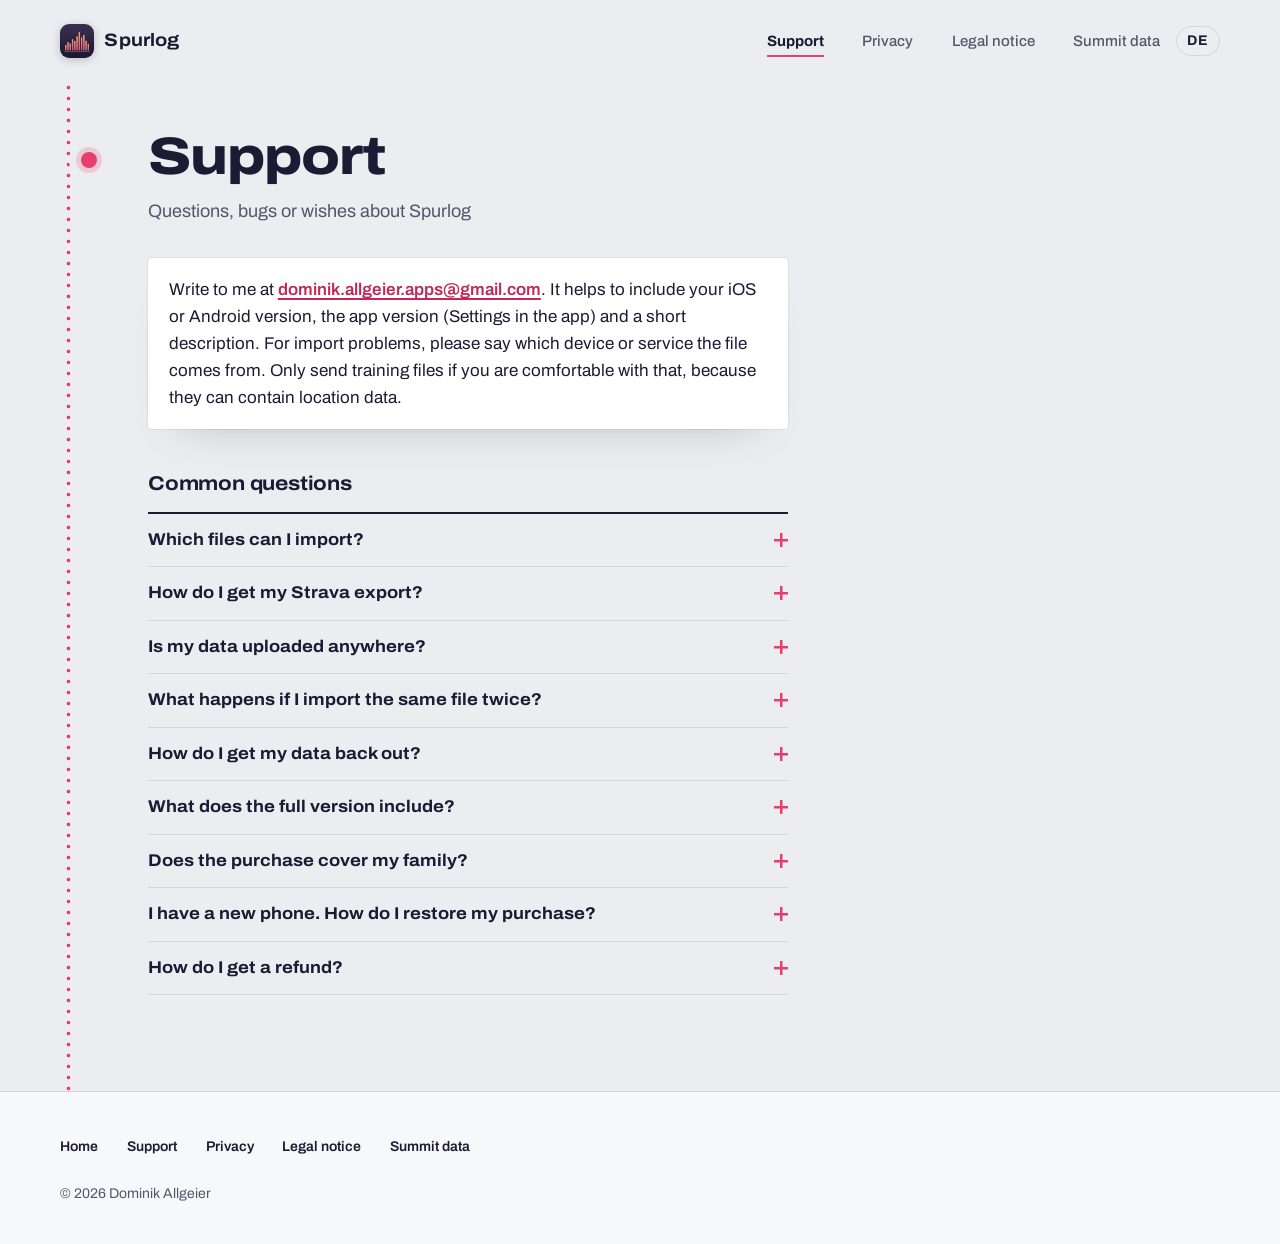
<file: en/support.html>
<!doctype html>
<html lang="en">
<head>
<meta charset="utf-8">
<meta name="viewport" content="width=device-width, initial-scale=1, viewport-fit=cover">
<title>Support – Spurlog</title>
<meta name="description" content="Help with Spurlog: common questions about import, export, purchase and privacy, plus the email address.">
<meta name="theme-color" content="#ECEDF0">
<link rel="canonical" href="https://spurlog.app/en/support.html">
<link rel="alternate" hreflang="de" href="https://spurlog.app/support.html">
<link rel="alternate" hreflang="en" href="https://spurlog.app/en/support.html">
<link rel="icon" href="../img/favicon.png">
<link rel="apple-touch-icon" href="../img/apple-touch-icon.png">
<link rel="preload" href="../fonts/archivo-latin-wdth-normal.woff2" as="font" type="font/woff2" crossorigin>
<link rel="stylesheet" href="../style.css">
</head>
<body>
<a class="skip" href="#inhalt">Skip to content</a>
<header class="top">
  <div class="wrap">
    <a class="brand" href="./" aria-label="Spurlog, home"><img src="../img/icon-256.png" alt="" width="34" height="34">Spurlog</a>
    <nav class="nav" aria-label="Pages"><a href="support.html" aria-current="page">Support</a><a href="privacy.html">Privacy</a><a href="legal-notice.html">Legal notice</a><a href="summit-data.html">Summit data</a></nav>
    <a class="lang" href="../support.html" hreflang="de" lang="de" aria-label="Diese Seite auf Deutsch">DE</a>
  </div>
</header>
<main id="inhalt">
<div class="wrap doc">
<h1>Support</h1>
<p class="meta">Questions, bugs or wishes about Spurlog</p>
<div class="box"><p>Write to me at <a href="mailto:dominik.allgeier.apps@gmail.com?subject=Spurlog%20Support">dominik.allgeier.apps@gmail.com</a>. It helps to include your iOS or Android version, the app version (Settings in the app) and a short description. For import problems, please say which device or service the file comes from. Only send training files if you are comfortable with that, because they can contain location data.</p></div>

<h2>Common questions</h2>
<div class="faq">
<details><summary>Which files can I import?</summary><p>FIT, GPX and TCX files (also compressed as .gz) and the full data export from Strava (ZIP). You can send files to Spurlog from the Files app or the share sheet. Spurlog also imports workouts from Apple Health, including those from an Apple Watch. On Android they come from Health Connect.</p></details>
<details id="strava-export"><summary>How do I get my Strava export?</summary><p>On strava.com, go to Settings → My Account → “Download or Delete Your Account” and request an export. Strava sends you a link by email. You can then import the ZIP file straight into Spurlog.</p></details>
<details><summary>Is my data uploaded anywhere?</summary><p>No. All data stays on your device. There is no account and no server. Only if you set up a backup to a cloud folder such as iCloud Drive yourself does a copy end up there. Details are in the <a href="privacy.html">privacy policy</a>.</p></details>
<details><summary>What happens if I import the same file twice?</summary><p>Nothing bad. Activities that were already imported are recognized and not created twice.</p></details>
<details><summary>How do I get my data back out?</summary><p>With the export in the app: single activities as FIT, GPX or CSV, or the whole archive as a ZIP. Your raw data, the activity list, the detail view and the export are always free.</p></details>
<details><summary>What does the full version include?</summary><p>The full version is a one-time purchase with no subscription. It unlocks analyses such as training load, personal bests and the year in review.</p></details>
<details><summary>Does the purchase cover my family?</summary><p>On iPhone, yes: the full version supports Apple’s Family Sharing.</p></details>
<details><summary>I have a new phone. How do I restore my purchase?</summary><p>In the app, tap “Restore Purchases” in the unlock view and sign in with the same Apple ID. On Android, Google Play restores the purchase with your Google account.</p></details>
<details><summary>How do I get a refund?</summary><p>Refunds are handled by Apple: <a href="https://reportaproblem.apple.com">reportaproblem.apple.com</a>. On Android they are handled by Google Play.</p></details>
</div>
</div>
</main>
<footer class="foot">
  <div class="wrap">
    <nav aria-label="All pages"><a href="./">Home</a><a href="support.html">Support</a><a href="privacy.html">Privacy</a><a href="legal-notice.html">Legal notice</a><a href="summit-data.html">Summit data</a></nav>
    <p>© 2026 Dominik Allgeier</p>
  </div>
</footer>
</body>
</html>
</file>
<file: style.css>
/* Unterseiten (Support, Datenschutz, Impressum, Gipfeldaten, 404).
   Schrift, Farben, Kopf und Fuß wie auf der Startseite; die punktierte Route läuft links weiter. */
@font-face{font-family:"Archivo";src:url(fonts/archivo-latin-wdth-normal.woff2) format("woff2");font-weight:100 900;font-stretch:62% 125%;font-display:swap}
:root{
  --paper:#ECEDF0; --paper-hi:#F7F8FA; --card:#FFFFFF;
  --ink:#1D1B33; --ink-2:#55566B; --ink-3:#65677A; --line:#D4D6DE;
  --route:#E63E6D; --route-deep:#C22855; --route-press:#A61F47; --route-pale:#F6C9D4;
  --display:"Archivo","Helvetica Neue",Arial,sans-serif;
  --gutter:max(20px,env(safe-area-inset-left,0px));
  --gutter-r:max(20px,env(safe-area-inset-right,0px));
  --spine:0px;
  --ease:cubic-bezier(.22,.8,.26,1);
  color-scheme:light;
}
@media (min-width:900px){:root{--gutter:max(40px,env(safe-area-inset-left,0px));--gutter-r:max(40px,env(safe-area-inset-right,0px));--spine:88px}}
*,*::before,*::after{box-sizing:border-box}
html{-webkit-text-size-adjust:100%;-webkit-tap-highlight-color:transparent;background:var(--paper)}
body{margin:0;min-height:100vh;min-height:100dvh;display:flex;flex-direction:column;background:var(--paper);color:var(--ink);font-family:var(--display);font-size:1.0625rem;line-height:1.6;font-stretch:100%;-webkit-font-smoothing:antialiased;text-rendering:optimizeLegibility}
img{max-width:100%;height:auto;display:block}
h1,h2,p,ul{margin:0}
/* Lange deutsche Wörter (Datenschutzerklärung, Verbraucherstreitbeilegung) und Mailadressen dürfen umbrechen, statt die Seite zu verbreitern. */
h1,h2{hyphens:auto;overflow-wrap:break-word}
p,li{text-wrap:pretty;overflow-wrap:break-word}
a{color:inherit}
:focus-visible{outline:3px solid var(--route);outline-offset:3px;border-radius:4px}
::selection{background:var(--route-pale);color:var(--ink)}
.skip{position:absolute;left:-999px;top:8px;background:var(--ink);color:#fff;padding:.6em 1em;border-radius:6px;z-index:20}
.skip:focus{left:var(--gutter)}
.wrap{width:100%;max-width:1240px;margin-inline:auto;padding-left:var(--gutter);padding-right:var(--gutter-r)}

/* Kopf */
.top .wrap{display:flex;flex-wrap:wrap;align-items:center;gap:0 1rem;padding-block:1.1rem}
.brand{display:inline-flex;align-items:center;gap:.65rem;text-decoration:none;font-stretch:112%;font-weight:700;font-size:1.125rem;letter-spacing:.01em;min-height:44px}
.brand img{width:34px;height:34px;border-radius:9px;box-shadow:0 2px 8px rgba(29,27,51,.22)}
.nav{display:flex;flex-wrap:wrap;align-items:center;gap:0 clamp(1rem,3vw,2.4rem);margin-left:auto;font-size:.9375rem;font-weight:500}
.nav a{position:relative;text-decoration:none;color:var(--ink-2);padding-block:.7rem}
.nav a::after{content:"";position:absolute;left:0;right:0;bottom:.45rem;height:2px;background:var(--route);transform:scaleX(0);transform-origin:left;transition:transform .25s var(--ease)}
.nav a[aria-current]{color:var(--ink);font-weight:700}
.nav a[aria-current]::after{transform:scaleX(1)}
@media (hover:hover){.nav a:hover{color:var(--ink)}.nav a:hover::after{transform:scaleX(1)}}
.lang{position:relative;display:inline-flex;align-items:center;justify-content:center;min-width:44px;min-height:44px;padding:0 .55rem;text-decoration:none;color:var(--ink);font-weight:700;font-size:.875rem;letter-spacing:.08em}
.lang::before{content:"";position:absolute;inset:7px 0;border:1px solid var(--line);border-radius:999px;transition:border-color .2s var(--ease)}
@media (hover:hover){.lang:hover::before{border-color:var(--ink-3)}}
@media (max-width:760px){
  .lang{margin-left:auto}
  .nav{order:3;flex-basis:100%;margin-left:0;gap:0 .9rem;font-size:.875rem;border-top:1px solid var(--line);margin-top:.5rem}
  .nav a{padding-block:.75rem}
  .nav a::after{bottom:.5rem}
}

/* Text */
main{flex:1;position:relative}
.doc{position:relative;padding-top:clamp(1.5rem,4vw,3rem);padding-bottom:clamp(3.5rem,8vw,6rem);padding-left:calc(var(--gutter) + var(--spine))}
.doc > *{max-width:40rem}
@media (min-width:900px){
  main::before{content:"";position:absolute;top:0;bottom:0;left:calc(var(--gutter) + 26px);width:5px;background-image:radial-gradient(circle,var(--route) 1.7px,transparent 2.1px);background-size:5px 11px;background-repeat:repeat-y;pointer-events:none}
  h1::before{content:"";position:absolute;left:calc(-1 * var(--spine) + 20.5px);top:.42em;width:16px;height:16px;border-radius:50%;background:var(--route);box-shadow:0 0 0 5px rgba(230,62,109,.2),0 0 0 12px var(--paper)}
}
@media (min-width:1320px){main::before{left:calc(50% - 620px + 40px + 26px)}}
h1{position:relative;font-stretch:118%;font-weight:800;font-size:clamp(2.1rem,4.4vw,3.3rem);line-height:1.04;letter-spacing:-.02em;text-wrap:balance}
.meta{margin-top:.8rem;margin-bottom:2rem;color:var(--ink-2);font-size:1.125rem}
h2{font-stretch:112%;font-weight:700;font-size:1.25rem;line-height:1.25;letter-spacing:-.01em;margin-top:2.6rem;margin-bottom:.5rem;text-wrap:balance}
.doc p + p{margin-top:.9rem}
.doc a{color:var(--route-deep);font-weight:600;text-decoration-thickness:1.5px;text-underline-offset:.2em}
@media (hover:hover){.doc a:hover{color:var(--route-press)}}
.box{background:var(--card);border-radius:4px;box-shadow:0 0 0 1px rgba(29,27,51,.06),0 24px 48px -36px rgba(29,27,51,.35);padding:1.1rem 1.3rem;margin-block:1.4rem}
code{font-family:ui-monospace,SFMono-Regular,Menlo,Consolas,monospace;font-size:.9em;background:var(--paper-hi);padding:.1em .35em;border-radius:3px}
.note{color:var(--ink-2);font-size:1rem}

/* Fragen */
.faq{border-top:2px solid var(--ink);margin-top:1rem}
.faq details{border-bottom:1px solid var(--line)}
.faq summary{list-style:none;cursor:pointer;display:flex;justify-content:space-between;align-items:center;gap:1.2rem;min-height:44px;padding:.95rem 0;font-stretch:108%;font-weight:700;font-size:1.0625rem;line-height:1.3;user-select:none}
.faq summary::-webkit-details-marker{display:none}
.faq summary::after{content:"";flex:none;width:14px;height:14px;background:linear-gradient(var(--route),var(--route)) center/100% 2.5px no-repeat,linear-gradient(var(--route),var(--route)) center/2.5px 100% no-repeat;transition:transform .25s var(--ease)}
.faq details[open] summary::after{transform:rotate(45deg)}
.faq p{padding:0 2.2rem 1.2rem 0;color:var(--ink-2)}

/* Fuß */
.foot{background:var(--paper-hi);border-top:1px solid var(--line);color:var(--ink-2);font-size:.875rem}
.foot .wrap{padding-block:2rem 2.4rem;display:grid;gap:.8rem}
.foot nav{display:flex;flex-wrap:wrap;gap:0 1.8rem}
.foot nav a{color:var(--ink);text-decoration:none;font-weight:600;padding-block:.75rem}
@media (hover:hover){.foot nav a:hover{color:var(--route-deep)}}

/* 404 */
.lost{display:grid;gap:2.4rem}
.lost h1{max-width:12em}
.lost .links{display:flex;flex-wrap:wrap;gap:.4rem 1.6rem;margin-top:1.2rem}
.lost .links a{display:inline-flex;align-items:center;min-height:44px}
@media (prefers-reduced-motion:reduce){*{transition:none!important}}
</file>
